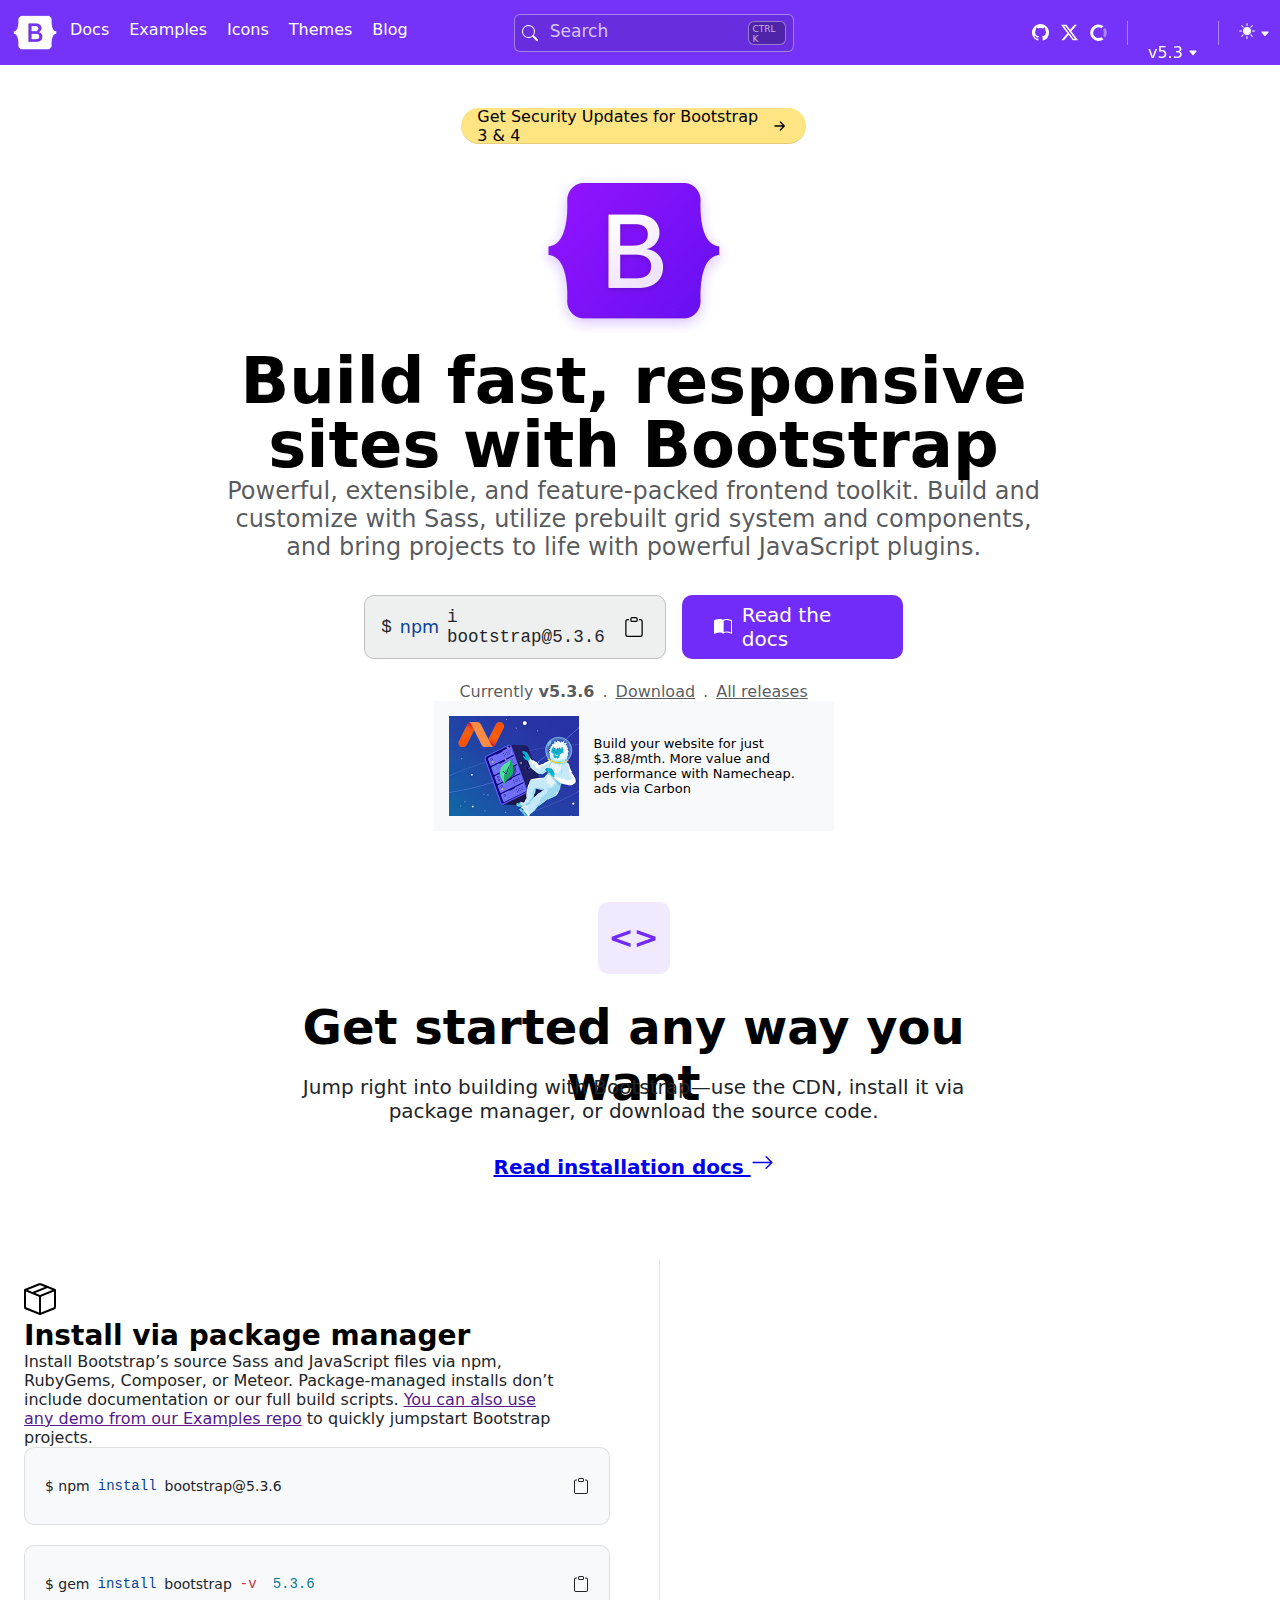
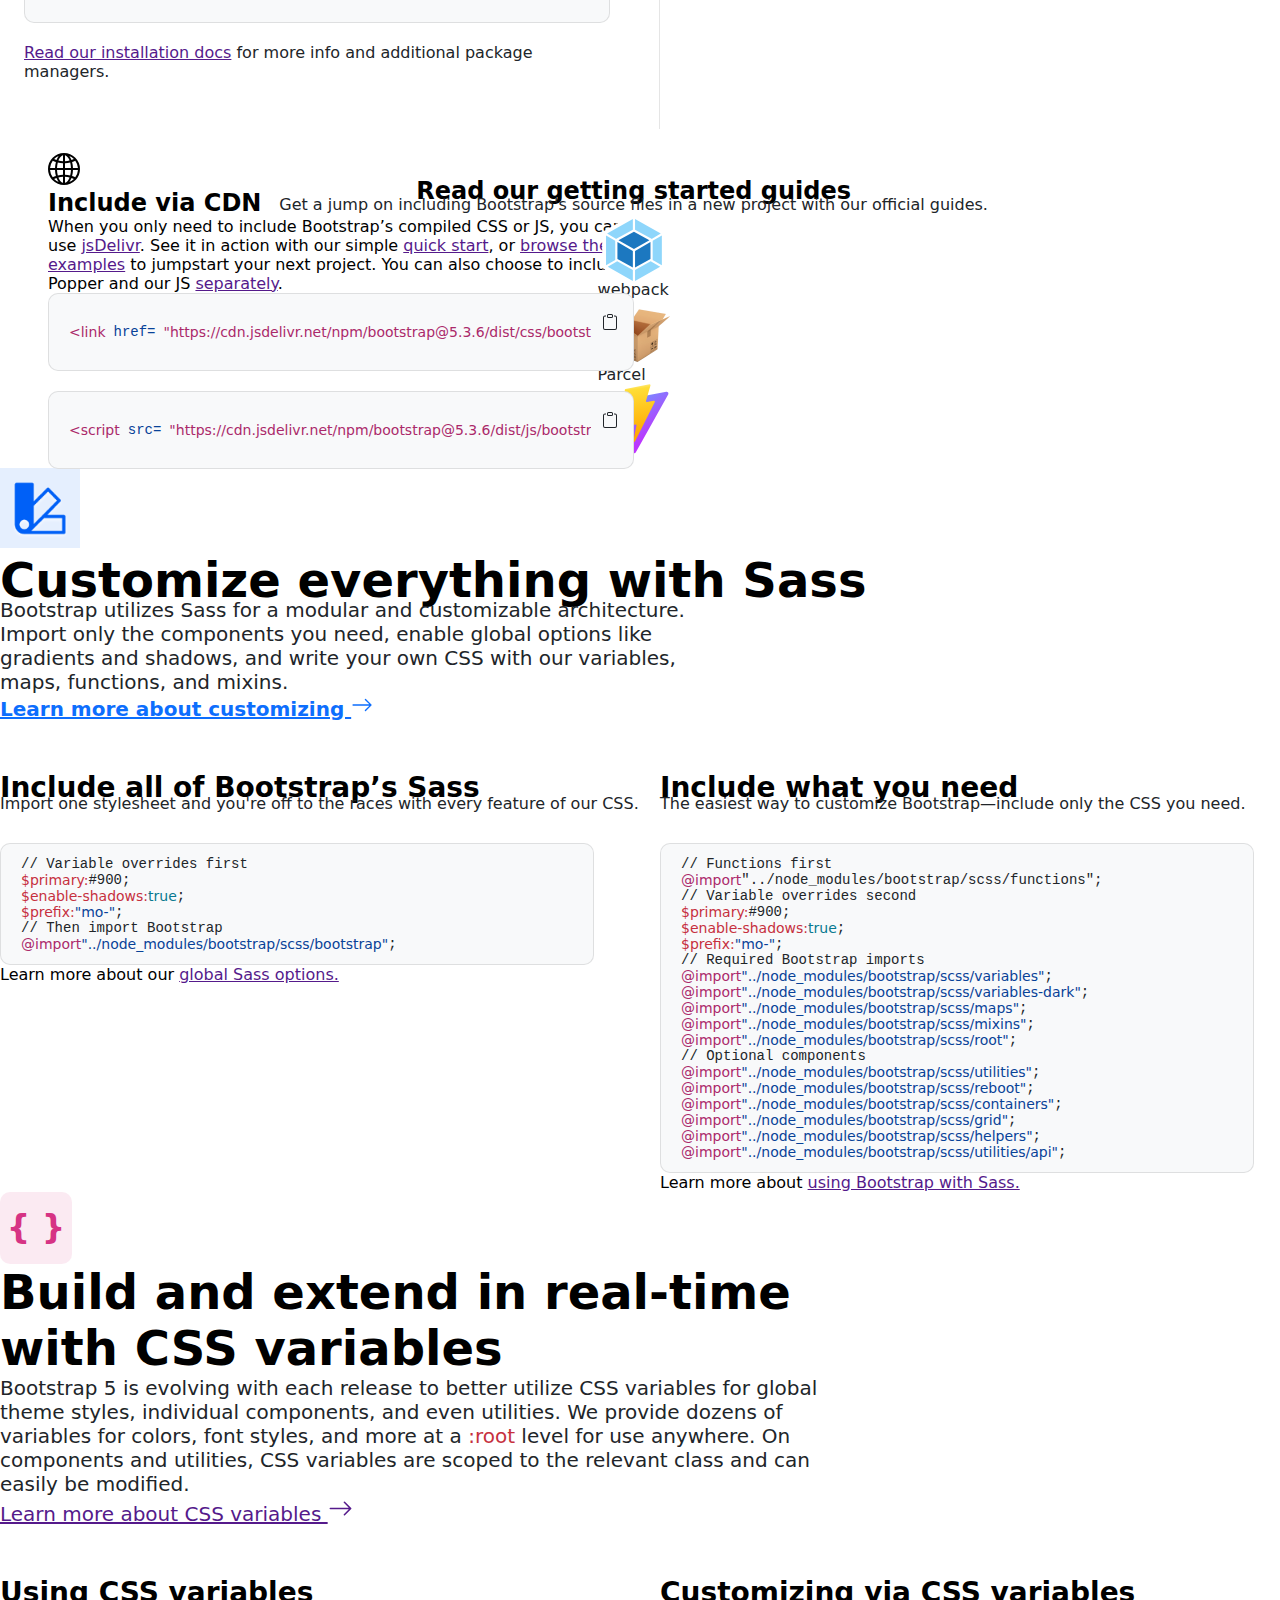
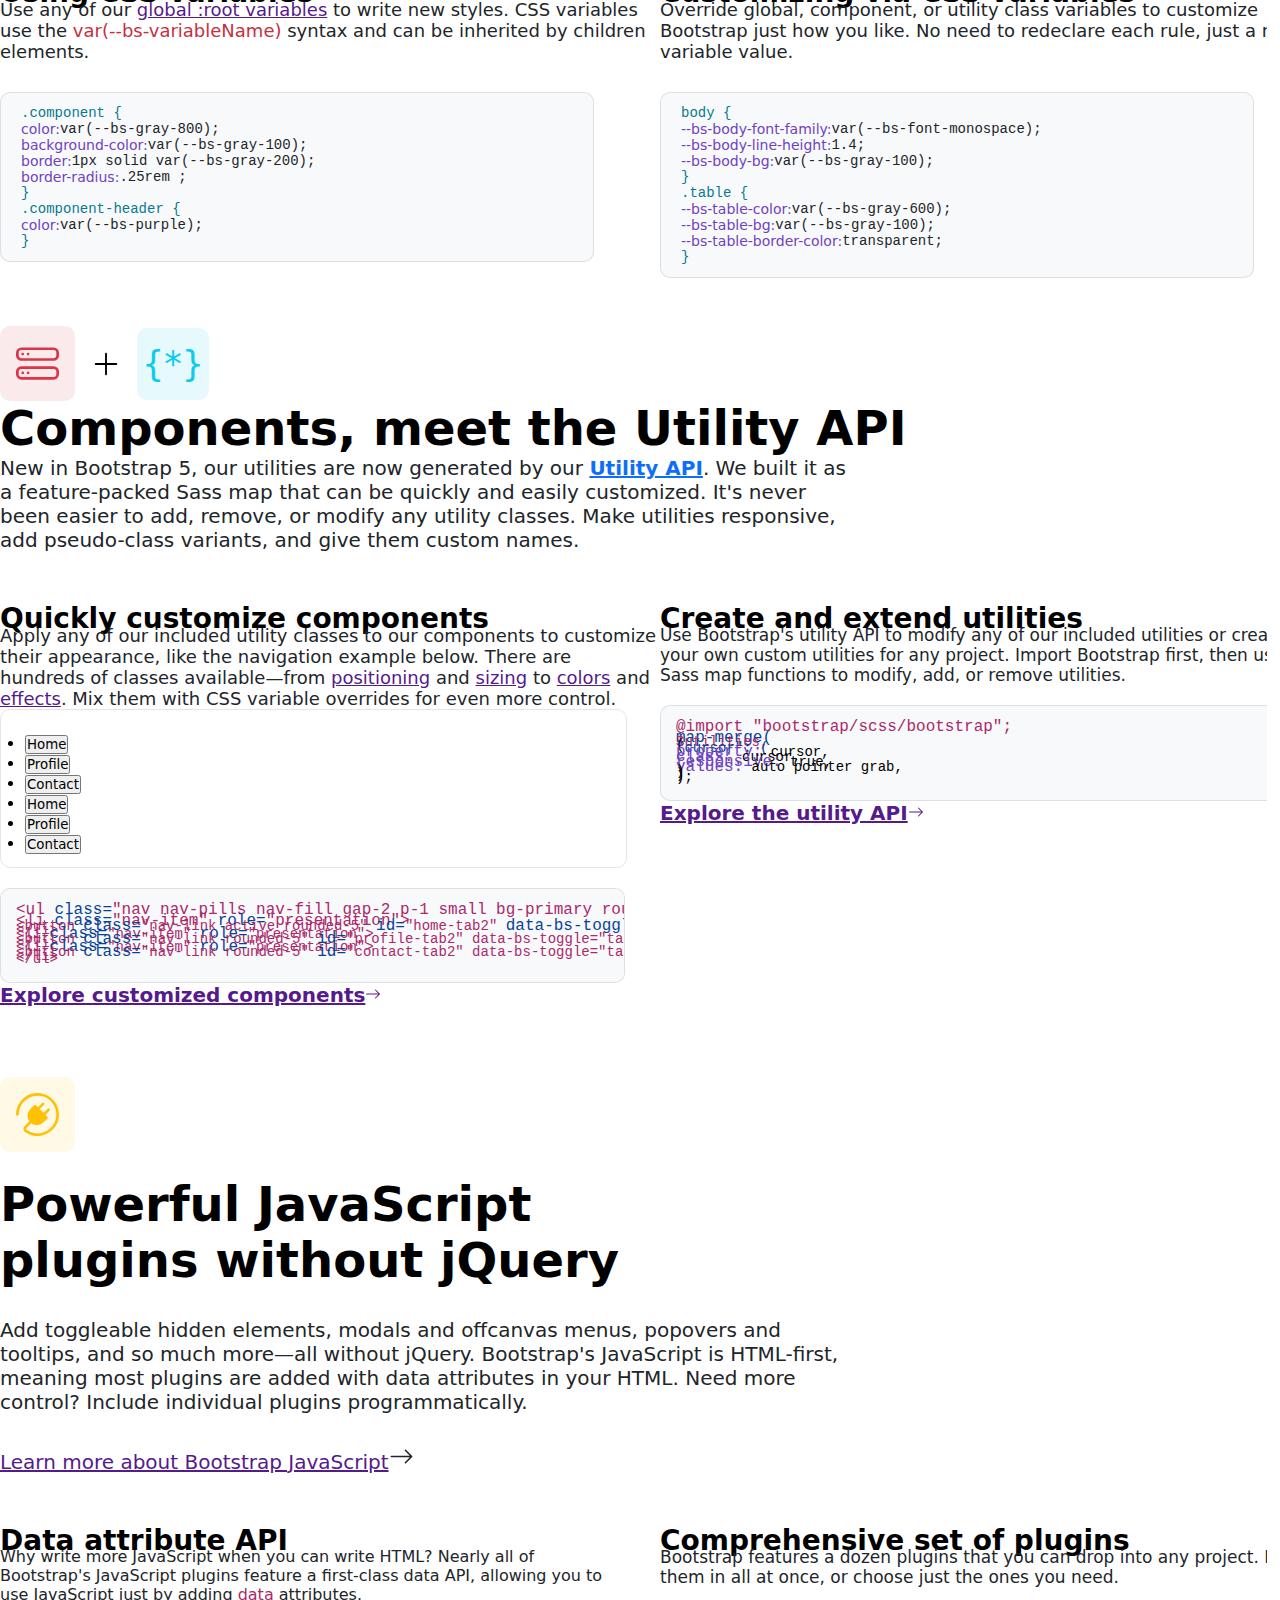
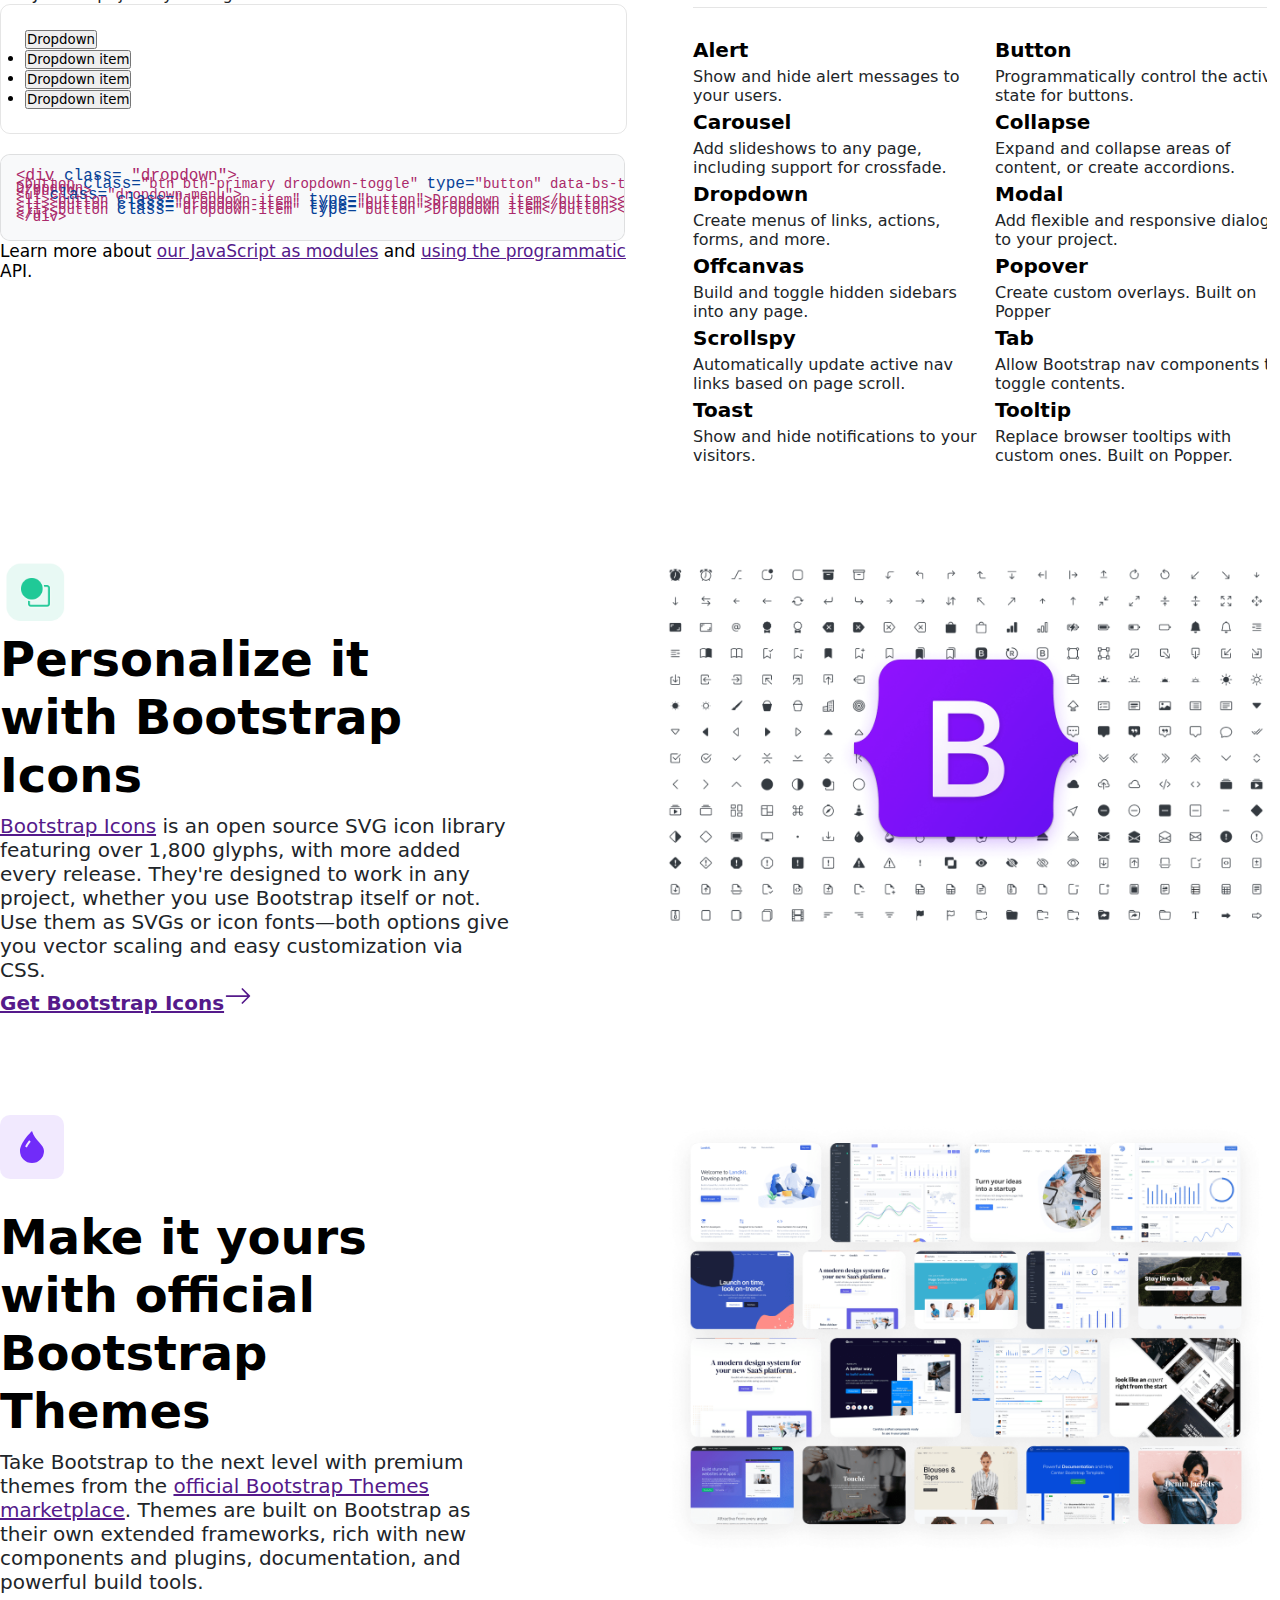
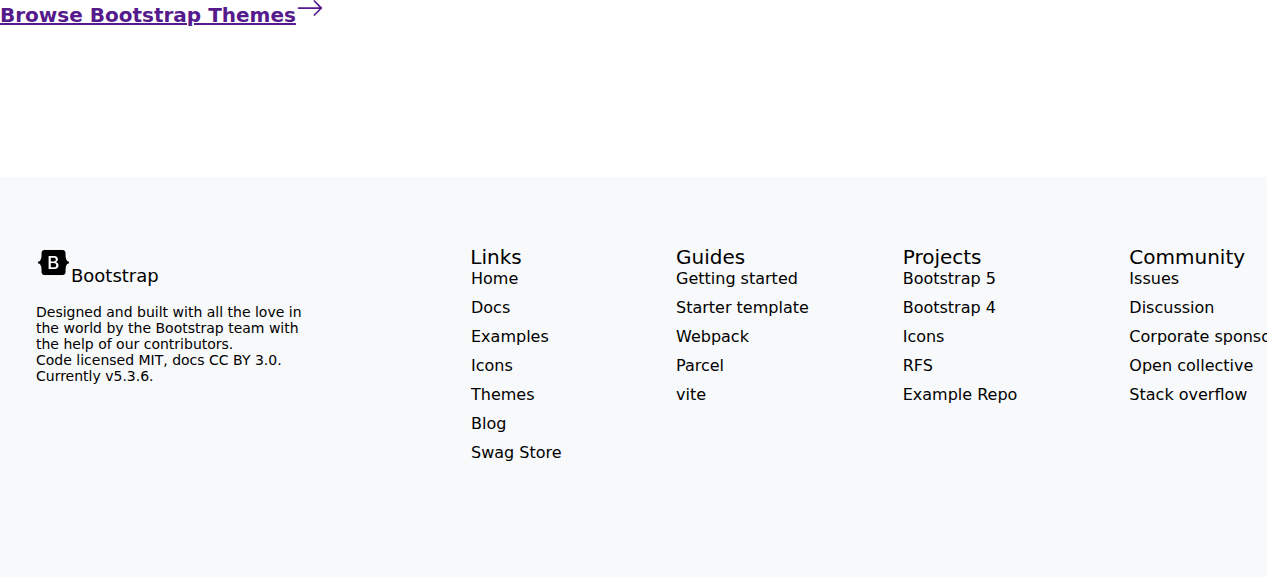
<file: BootstrapCopy/index.html>
<!DOCTYPE html>
<html lang="en">

<head>
    <meta charset="UTF-8">
    <meta name="viewport" content="width=device-width, initial-scale=1.0">
    <title>Bootstrap</title>
    <link rel="icon" href="pngegg.ico">
    <link rel="stylesheet" href="index.css">
    <link href="https://cdn.jsdelivr.net/npm/bootstrap@5.3.5/dist/css/bootstrap.min.css" rel="stylesheet"
        integrity="sha384-SgOJa3DmI69IUzQ2PVdRZhwQ+dy64/BUtbMJw1MZ8t5HZApcHrRKUc4W0kG879m7" crossorigin="anonymous">
    <script src="https://cdn.jsdelivr.net/npm/bootstrap@5.3.5/dist/js/bootstrap.bundle.min.js"
        integrity="sha384-k6d4wzSIapyDyv1kpU366/PK5hCdSbCRGRCMv+eplOQJWyd1fbcAu9OCUj5zNLiq" crossorigin="anonymous"
        defer></script>
</head>

<body>
    <nav>
        <div class="logo-links">
            <div class="logo">
                <img src="NavLogo.png" alt="logo" width="50px">
            </div>

            <div class="nav-links">
                <ul>
                    <li><a href="https://getbootstrap.com/docs/5.3/getting-started/introduction/" style="text-decoration: none; color: white;">Docs</a></li>
                    <li><a href="https://getbootstrap.com/docs/5.3/examples/" style="text-decoration: none; color: white;">Examples</a></li>
                    <li><a href="https://icons.getbootstrap.com/" target="_blank" style="text-decoration: none; color: white;">Icons</a></li>
                    <li><a href="https://themes.getbootstrap.com/" target="_blank" style="text-decoration: none; color: white;">Themes</a></li>
                    <li><a href="https://blog.getbootstrap.com/" target="_blank" style="text-decoration: none; color: white;">Blog</a></li>
                </ul>
            </div>
        </div>
        <div class="nav-search">
            <input type="text" placeholder="Search">
            <svg xmlns="http://www.w3.org/2000/svg" width="16" height="16" fill="currentColor" class="bi bi-search"
                viewBox="0 0 16 16">
                <path
                    d="M11.742 10.344a6.5 6.5 0 1 0-1.397 1.398h-.001q.044.06.098.115l3.85 3.85a1 1 0 0 0 1.415-1.414l-3.85-3.85a1 1 0 0 0-.115-.1zM12 6.5a5.5 5.5 0 1 1-11 0 5.5 5.5 0 0 1 11 0" />
            </svg>
            <div class="ctrl">
                <p>CTRL <span>K</span></p>
            </div>
        </div>
        <div class="media-theme">
            <div class="media">
                <svg xmlns="http://www.w3.org/2000/svg" width="16" height="16" fill="currentColor" class="bi bi-github"
                    viewBox="0 0 16 16">
                    <path
                        d="M8 0C3.58 0 0 3.58 0 8c0 3.54 2.29 6.53 5.47 7.59.4.07.55-.17.55-.38 0-.19-.01-.82-.01-1.49-2.01.37-2.53-.49-2.69-.94-.09-.23-.48-.94-.82-1.13-.28-.15-.68-.52-.01-.53.63-.01 1.08.58 1.23.82.72 1.21 1.87.87 2.33.66.07-.52.28-.87.51-1.07-1.78-.2-3.64-.89-3.64-3.95 0-.87.31-1.59.82-2.15-.08-.2-.36-1.02.08-2.12 0 0 .67-.21 2.2.82.64-.18 1.32-.27 2-.27s1.36.09 2 .27c1.53-1.04 2.2-.82 2.2-.82.44 1.1.16 1.92.08 2.12.51.56.82 1.27.82 2.15 0 3.07-1.87 3.75-3.65 3.95.29.25.54.73.54 1.48 0 1.07-.01 1.93-.01 2.2 0 .21.15.46.55.38A8.01 8.01 0 0 0 16 8c0-4.42-3.58-8-8-8" />
                </svg>
                <svg xmlns="http://www.w3.org/2000/svg" width="16" height="16" fill="currentColor"
                    class="bi bi-twitter-x" viewBox="0 0 16 16">
                    <path
                        d="M12.6.75h2.454l-5.36 6.142L16 15.25h-4.937l-3.867-5.07-4.425 5.07H.316l5.733-6.57L0 .75h5.063l3.495 4.633L12.601.75Zm-.86 13.028h1.36L4.323 2.145H2.865z" />
                </svg>
                <svg xmlns="http://www.w3.org/2000/svg" width="16" height="16" fill="currentColor"
                    class="bi bi-opencollective" viewBox="0 0 16 16">
                    <path fill-opacity=".4"
                        d="M12.995 8.195c0 .937-.312 1.912-.78 2.693l1.99 1.99c.976-1.327 1.6-2.966 1.6-4.683 0-1.795-.624-3.434-1.561-4.76l-2.068 2.028c.468.781.78 1.679.78 2.732z" />
                    <path
                        d="M8 13.151a4.995 4.995 0 1 1 0-9.99c1.015 0 1.951.273 2.732.82l1.95-2.03a7.805 7.805 0 1 0 .04 12.449l-1.951-2.03a5.07 5.07 0 0 1-2.732.781z" />
                </svg>
            </div>

            <div class="vrline">

            </div>
            <div class="version">
                <label for="versioncheck">
                    <p class="versionp">v5.3 <svg xmlns="http://www.w3.org/2000/svg" width="10" height="10"
                            fill="currentColor" class="bi bi-caret-down-fill" viewBox="0 0 16 16">
                            <path
                                d="M7.247 11.14 2.451 5.658C1.885 5.013 2.345 4 3.204 4h9.592a1 1 0 0 1 .753 1.659l-4.796 5.48a1 1 0 0 1-1.506 0z" />
                        </svg></p>
                </label><input type="checkbox" id="versioncheck" checked>
                <div class="version-dd">
                    <p>v5 release</p>
                    <p class="neww" style="color: white;">Latest v5.3.3</p>
                    <p>V 5.3.2</p>
                    <p>V 5.2.3</p>
                    <p>Previous release</p>
                    <p>V 5.1.2</p>
                    <p>V 5.0.2</p>
                </div>
            </div>
            <div class="vrline">

            </div>
            <div class="theme">
               <label for="themecheck"> <svg xmlns="http://www.w3.org/2000/svg" width="16" height="16" fill="currentColor"
                    class="bi bi-brightness-high-fill" viewBox="0 0 16 16">
                    <path
                        d="M12 8a4 4 0 1 1-8 0 4 4 0 0 1 8 0M8 0a.5.5 0 0 1 .5.5v2a.5.5 0 0 1-1 0v-2A.5.5 0 0 1 8 0m0 13a.5.5 0 0 1 .5.5v2a.5.5 0 0 1-1 0v-2A.5.5 0 0 1 8 13m8-5a.5.5 0 0 1-.5.5h-2a.5.5 0 0 1 0-1h2a.5.5 0 0 1 .5.5M3 8a.5.5 0 0 1-.5.5h-2a.5.5 0 0 1 0-1h2A.5.5 0 0 1 3 8m10.657-5.657a.5.5 0 0 1 0 .707l-1.414 1.415a.5.5 0 1 1-.707-.708l1.414-1.414a.5.5 0 0 1 .707 0m-9.193 9.193a.5.5 0 0 1 0 .707L3.05 13.657a.5.5 0 0 1-.707-.707l1.414-1.414a.5.5 0 0 1 .707 0m9.193 2.121a.5.5 0 0 1-.707 0l-1.414-1.414a.5.5 0 0 1 .707-.707l1.414 1.414a.5.5 0 0 1 0 .707M4.464 4.465a.5.5 0 0 1-.707 0L2.343 3.05a.5.5 0 1 1 .707-.707l1.414 1.414a.5.5 0 0 1 0 .708" />
                </svg>
                <svg xmlns="http://www.w3.org/2000/svg" width="10" height="10" fill="currentColor"
                    class="bi bi-caret-down-fill" viewBox="0 0 16 16">
                    <path
                        d="M7.247 11.14 2.451 5.658C1.885 5.013 2.345 4 3.204 4h9.592a1 1 0 0 1 .753 1.659l-4.796 5.48a1 1 0 0 1-1.506 0z" />
                </svg></label><input type="checkbox" id="themecheck" checked>
                <div class="theme-dd">
                    <p class="neww" style="color: white;"><svg xmlns="http://www.w3.org/2000/svg" width="16" height="16"
                            fill="currentColor" class="me-2 bi bi-brightness-high-fill" viewBox="0 0 16 16">
                            <path
                                d="M12 8a4 4 0 1 1-8 0 4 4 0 0 1 8 0M8 0a.5.5 0 0 1 .5.5v2a.5.5 0 0 1-1 0v-2A.5.5 0 0 1 8 0m0 13a.5.5 0 0 1 .5.5v2a.5.5 0 0 1-1 0v-2A.5.5 0 0 1 8 13m8-5a.5.5 0 0 1-.5.5h-2a.5.5 0 0 1 0-1h2a.5.5 0 0 1 .5.5M3 8a.5.5 0 0 1-.5.5h-2a.5.5 0 0 1 0-1h2A.5.5 0 0 1 3 8m10.657-5.657a.5.5 0 0 1 0 .707l-1.414 1.415a.5.5 0 1 1-.707-.708l1.414-1.414a.5.5 0 0 1 .707 0m-9.193 9.193a.5.5 0 0 1 0 .707L3.05 13.657a.5.5 0 0 1-.707-.707l1.414-1.414a.5.5 0 0 1 .707 0m9.193 2.121a.5.5 0 0 1-.707 0l-1.414-1.414a.5.5 0 0 1 .707-.707l1.414 1.414a.5.5 0 0 1 0 .707M4.464 4.465a.5.5 0 0 1-.707 0L2.343 3.05a.5.5 0 1 1 .707-.707l1.414 1.414a.5.5 0 0 1 0 .708" />
                        </svg>Light</p>
                    <p> <svg xmlns="http://www.w3.org/2000/svg" width="16" height="16" fill="currentColor"
                            class="bi me-2 bi-moon-stars-fill" viewBox="0 0 16 16">
                            <path
                                d="M6 .278a.77.77 0 0 1 .08.858 7.2 7.2 0 0 0-.878 3.46c0 4.021 3.278 7.277 7.318 7.277q.792-.001 1.533-.16a.79.79 0 0 1 .81.316.73.73 0 0 1-.031.893A8.35 8.35 0 0 1 8.344 16C3.734 16 0 12.286 0 7.71 0 4.266 2.114 1.312 5.124.06A.75.75 0 0 1 6 .278" />
                            <path
                                d="M10.794 3.148a.217.217 0 0 1 .412 0l.387 1.162c.173.518.579.924 1.097 1.097l1.162.387a.217.217 0 0 1 0 .412l-1.162.387a1.73 1.73 0 0 0-1.097 1.097l-.387 1.162a.217.217 0 0 1-.412 0l-.387-1.162A1.73 1.73 0 0 0 9.31 6.593l-1.162-.387a.217.217 0 0 1 0-.412l1.162-.387a1.73 1.73 0 0 0 1.097-1.097zM13.863.099a.145.145 0 0 1 .274 0l.258.774c.115.346.386.617.732.732l.774.258a.145.145 0 0 1 0 .274l-.774.258a1.16 1.16 0 0 0-.732.732l-.258.774a.145.145 0 0 1-.274 0l-.258-.774a1.16 1.16 0 0 0-.732-.732l-.774-.258a.145.145 0 0 1 0-.274l.774-.258c.346-.115.617-.386.732-.732z" />
                        </svg>Dark</p>
                    <p><svg xmlns="http://www.w3.org/2000/svg" width="16" height="16" fill="currentColor"
                            class="me-2 bi bi-circle-half" viewBox="0 0 16 16">
                            <path d="M8 15A7 7 0 1 0 8 1zm0 1A8 8 0 1 1 8 0a8 8 0 0 1 0 16" />
                        </svg>Auto</p>
                </div>
            </div>
        </div>
    </nav>
    <div class="page1">
        <div class="securityupdate pe-1">
            <p>Get Security Updates for Bootstrap 3 & 4 <svg xmlns="http://www.w3.org/2000/svg" width="24" height="24"
                    fill="currentColor" class="bi bi-arrow-right-short ps-1" viewBox="0 0 16 16">
                    <path fill-rule="evenodd"
                        d="M4 8a.5.5 0 0 1 .5-.5h5.793L8.146 5.354a.5.5 0 1 1 .708-.708l3 3a.5.5 0 0 1 0 .708l-3 3a.5.5 0 0 1-.708-.708L10.293 8.5H4.5A.5.5 0 0 1 4 8" />
                </svg></p>
        </div>
        <div class="logobig">
            <img src="bootstrap-logo-shadow@2x.png" alt="logo">
        </div>
        <div class="slogan">
            <p class="slogan-para">Build fast, responsive sites with Bootstrap</p>
        </div>
        <div class="disc">
            <p>Powerful, extensible, and feature-packed frontend toolkit. Build and customize with Sass, utilize
                prebuilt grid system and components, and bring projects to life with powerful JavaScript plugins.</p>
        </div>
        <div class="npm-docs">
            <div class="npm-docs-div">
                <div class="npms">
                    <p>$ <span> npm </span> i bootstrap@5.3.6 </p>
                    <svg xmlns="http://www.w3.org/2000/svg" width="16" height="16" fill="currentColor"
                        class="bi bi-clipboard" viewBox="0 0 16 16">
                        <path
                            d="M4 1.5H3a2 2 0 0 0-2 2V14a2 2 0 0 0 2 2h10a2 2 0 0 0 2-2V3.5a2 2 0 0 0-2-2h-1v1h1a1 1 0 0 1 1 1V14a1 1 0 0 1-1 1H3a1 1 0 0 1-1-1V3.5a1 1 0 0 1 1-1h1z" />
                        <path
                            d="M9.5 1a.5.5 0 0 1 .5.5v1a.5.5 0 0 1-.5.5h-3a.5.5 0 0 1-.5-.5v-1a.5.5 0 0 1 .5-.5zm-3-1A1.5 1.5 0 0 0 5 1.5v1A1.5 1.5 0 0 0 6.5 4h3A1.5 1.5 0 0 0 11 2.5v-1A1.5 1.5 0 0 0 9.5 0z" />
                    </svg>
                </div>
                <div class="docs">
                    <p><svg xmlns="http://www.w3.org/2000/svg" width="16" height="16" fill="currentColor"
                            class="bi bi-book-half" viewBox="0 0 16 16">
                            <path
                                d="M8.5 2.687c.654-.689 1.782-.886 3.112-.752 1.234.124 2.503.523 3.388.893v9.923c-.918-.35-2.107-.692-3.287-.81-1.094-.111-2.278-.039-3.213.492zM8 1.783C7.015.936 5.587.81 4.287.94c-1.514.153-3.042.672-3.994 1.105A.5.5 0 0 0 0 2.5v11a.5.5 0 0 0 .707.455c.882-.4 2.303-.881 3.68-1.02 1.409-.142 2.59.087 3.223.877a.5.5 0 0 0 .78 0c.633-.79 1.814-1.019 3.222-.877 1.378.139 2.8.62 3.681 1.02A.5.5 0 0 0 16 13.5v-11a.5.5 0 0 0-.293-.455c-.952-.433-2.48-.952-3.994-1.105C10.413.809 8.985.936 8 1.783" />
                        </svg> Read the docs</p>
                </div>
            </div>
        </div>
        <div class="versioncontrol">
            <p>Currently <b>v5.3.6</b></p>
            <p>.</p>
            <p><a href="">Download</a></p>
            <p>.</p>
            <p><a href="">All releases </a></p>
        </div>

        <div class="ad">
            <div class="ad-inner">
                <img src="ad.jpeg" alt="ad">
                <p>Build your website for just $3.88/mth. More value and performance with Namecheap.
                    <span class="pt-1">ads via Carbon</span>
                </p>
            </div>
        </div>
        <div class="openclose">
            <p>
                <>
            </p>
        </div>
        <div class="getstart">
            <p>Get started any way you want</p>
        </div>

        <div class="jump">
            <p>Jump right into building with Bootstrap—use the CDN, install it via package manager, or download the
                source code.</p>
        </div>

        <div class="installguide">
            <p><a href="#">Read installation docs <svg xmlns="http://www.w3.org/2000/svg" width="23" height="23"
                        fill="currentColor" class="bi bi-arrow-right" viewBox="0 0 16 16">
                        <path fill-rule="evenodd"
                            d="M1 8a.5.5 0 0 1 .5-.5h11.793l-3.147-3.146a.5.5 0 0 1 .708-.708l4 4a.5.5 0 0 1 0 .708l-4 4a.5.5 0 0 1-.708-.708L13.293 8.5H1.5A.5.5 0 0 1 1 8" />
                    </svg></a></p>
        </div>

        <div class="links-main">
            <div class="links-sub d-flex">
                <div class="links-left">
                    <svg xmlns="http://www.w3.org/2000/svg" width="32" height="32" fill="currentColor"
                        class="bi bi-box-seam" viewBox="0 0 16 16">
                        <path
                            d="M8.186 1.113a.5.5 0 0 0-.372 0L1.846 3.5l2.404.961L10.404 2zm3.564 1.426L5.596 5 8 5.961 14.154 3.5zm3.25 1.7-6.5 2.6v7.922l6.5-2.6V4.24zM7.5 14.762V6.838L1 4.239v7.923zM7.443.184a1.5 1.5 0 0 1 1.114 0l7.129 2.852A.5.5 0 0 1 16 3.5v8.662a1 1 0 0 1-.629.928l-7.185 2.874a.5.5 0 0 1-.372 0L.63 13.09a1 1 0 0 1-.63-.928V3.5a.5.5 0 0 1 .314-.464z" />
                    </svg>
                    <h2 class="mt-3">Install via package manager</h2>
                    <p>Install Bootstrap’s source Sass and JavaScript files via npm, RubyGems, Composer, or Meteor.
                        Package-managed installs don’t include documentation or our full build scripts. <a href="">You
                            can also use any demo from our Examples repo</a> to quickly jumpstart Bootstrap projects.
                    </p>
                    <div class="link1">
                        <p>$ npm <span>install</span> bootstrap@5.3.6</p>
                        <svg xmlns="http://www.w3.org/2000/svg" width="16" height="16" fill="currentColor"
                            class="bi bi-clipboard" viewBox="0 0 16 16">
                            <path
                                d="M4 1.5H3a2 2 0 0 0-2 2V14a2 2 0 0 0 2 2h10a2 2 0 0 0 2-2V3.5a2 2 0 0 0-2-2h-1v1h1a1 1 0 0 1 1 1V14a1 1 0 0 1-1 1H3a1 1 0 0 1-1-1V3.5a1 1 0 0 1 1-1h1z" />
                            <path
                                d="M9.5 1a.5.5 0 0 1 .5.5v1a.5.5 0 0 1-.5.5h-3a.5.5 0 0 1-.5-.5v-1a.5.5 0 0 1 .5-.5zm-3-1A1.5 1.5 0 0 0 5 1.5v1A1.5 1.5 0 0 0 6.5 4h3A1.5 1.5 0 0 0 11 2.5v-1A1.5 1.5 0 0 0 9.5 0z" />
                        </svg>
                    </div>
                    <div class="link2">
                        <p>$ gem <span>install</span> bootstrap <span style="color: #c6303e;">-v</span> <span
                                style="color: #087990;">5.3.6</span></p>
                        <svg xmlns="http://www.w3.org/2000/svg" width="16" height="16" fill="currentColor"
                            class="bi bi-clipboard" viewBox="0 0 16 16">
                            <path
                                d="M4 1.5H3a2 2 0 0 0-2 2V14a2 2 0 0 0 2 2h10a2 2 0 0 0 2-2V3.5a2 2 0 0 0-2-2h-1v1h1a1 1 0 0 1 1 1V14a1 1 0 0 1-1 1H3a1 1 0 0 1-1-1V3.5a1 1 0 0 1 1-1h1z" />
                            <path
                                d="M9.5 1a.5.5 0 0 1 .5.5v1a.5.5 0 0 1-.5.5h-3a.5.5 0 0 1-.5-.5v-1a.5.5 0 0 1 .5-.5zm-3-1A1.5 1.5 0 0 0 5 1.5v1A1.5 1.5 0 0 0 6.5 4h3A1.5 1.5 0 0 0 11 2.5v-1A1.5 1.5 0 0 0 9.5 0z" />
                        </svg>
                    </div>
                    <p><a href="">Read our installation docs</a> for more info and additional package managers.</p>
                </div>
                <div class="links-right">
                    <svg xmlns="http://www.w3.org/2000/svg" width="32" height="32" fill="currentColor"
                        class="bi bi-globe2 mb-3" viewBox="0 0 16 16">
                        <path
                            d="M0 8a8 8 0 1 1 16 0A8 8 0 0 1 0 8m7.5-6.923c-.67.204-1.335.82-1.887 1.855q-.215.403-.395.872c.705.157 1.472.257 2.282.287zM4.249 3.539q.214-.577.481-1.078a7 7 0 0 1 .597-.933A7 7 0 0 0 3.051 3.05q.544.277 1.198.49zM3.509 7.5c.036-1.07.188-2.087.436-3.008a9 9 0 0 1-1.565-.667A6.96 6.96 0 0 0 1.018 7.5zm1.4-2.741a12.3 12.3 0 0 0-.4 2.741H7.5V5.091c-.91-.03-1.783-.145-2.591-.332M8.5 5.09V7.5h2.99a12.3 12.3 0 0 0-.399-2.741c-.808.187-1.681.301-2.591.332zM4.51 8.5c.035.987.176 1.914.399 2.741A13.6 13.6 0 0 1 7.5 10.91V8.5zm3.99 0v2.409c.91.03 1.783.145 2.591.332.223-.827.364-1.754.4-2.741zm-3.282 3.696q.18.469.395.872c.552 1.035 1.218 1.65 1.887 1.855V11.91c-.81.03-1.577.13-2.282.287zm.11 2.276a7 7 0 0 1-.598-.933 9 9 0 0 1-.481-1.079 8.4 8.4 0 0 0-1.198.49 7 7 0 0 0 2.276 1.522zm-1.383-2.964A13.4 13.4 0 0 1 3.508 8.5h-2.49a6.96 6.96 0 0 0 1.362 3.675c.47-.258.995-.482 1.565-.667m6.728 2.964a7 7 0 0 0 2.275-1.521 8.4 8.4 0 0 0-1.197-.49 9 9 0 0 1-.481 1.078 7 7 0 0 1-.597.933M8.5 11.909v3.014c.67-.204 1.335-.82 1.887-1.855q.216-.403.395-.872A12.6 12.6 0 0 0 8.5 11.91zm3.555-.401c.57.185 1.095.409 1.565.667A6.96 6.96 0 0 0 14.982 8.5h-2.49a13.4 13.4 0 0 1-.437 3.008M14.982 7.5a6.96 6.96 0 0 0-1.362-3.675c-.47.258-.995.482-1.565.667.248.92.4 1.938.437 3.008zM11.27 2.461q.266.502.482 1.078a8.4 8.4 0 0 0 1.196-.49 7 7 0 0 0-2.275-1.52c.218.283.418.597.597.932m-.488 1.343a8 8 0 0 0-.395-.872C9.835 1.897 9.17 1.282 8.5 1.077V4.09c.81-.03 1.577-.13 2.282-.287z" />
                    </svg>
                    <h2>Include via CDN</h2>
                    <p>When you only need to include Bootstrap’s compiled CSS or JS, you can use <a
                            href="">jsDelivr</a>. See it in action with our simple <a href="">quick start</a>, or <a
                            href="">browse the examples</a> to jumpstart your next project. You can also choose to
                        include Popper and our JS <a href="">separately</a>.</p>
                    <div class="link2  links2  overflow-auto text-nowrap style">
                        <p style="color: #ab296a;">&lt;link <span style="color: #084298;">href=</span>
                            "https://cdn.jsdelivr.net/npm/bootstrap@5.3.6/dist/css/bootstrap.min.css"
                            <span style="color: #084298;"> rel=</span>"stylesheet"
                            <span
                                style="color: #084298;">integrity=</span>"sha384-4Q6Gf2aSP4eDXB8Miphtr37CMZZQ5oXLH2yaXMJ2w8e2ZtHTl7GptT4jmndRuHDT"
                            <span style="color: #084298;">crossorigin=</span>"anonymous"&gt;
                        </p>
                        <div class="clipboard">
                            <svg xmlns="http://www.w3.org/2000/svg" width="16" height="16" fill="currentColor"
                                class="bi bi-clipboard" viewBox="0 0 16 16">
                                <path
                                    d="M4 1.5H3a2 2 0 0 0-2 2V14a2 2 0 0 0 2 2h10a2 2 0 0 0 2-2V3.5a2 2 0 0 0-2-2h-1v1h1a1 1 0 0 1 1 1V14a1 1 0 0 1-1 1H3a1 1 0 0 1-1-1V3.5a1 1 0 0 1 1-1h1z" />
                                <path
                                    d="M9.5 1a.5.5 0 0 1 .5.5v1a.5.5 0 0 1-.5.5h-3a.5.5 0 0 1-.5-.5v-1a.5.5 0 0 1 .5-.5zm-3-1A1.5 1.5 0 0 0 5 1.5v1A1.5 1.5 0 0 0 6.5 4h3A1.5 1.5 0 0 0 11 2.5v-1A1.5 1.5 0 0 0 9.5 0z" />
                            </svg>
                        </div>
                    </div>
                    <div class="link2 links2 overflow-auto text-nowrap pe-3">
                        <p style="color: #ab296a;">&lt;script <span
                                style="color: #084298;">src=</span>"https://cdn.jsdelivr.net/npm/bootstrap@5.3.6/dist/js/bootstrap.bundle.min.js"
                            <span
                                style="color: #084298;">integrity=</span>"sha384-j1CDi7MgGQ12Z7Qab0qlWQ/Qqz24Gc6BM0thvEMVjHnfYGF0rmFCozFSxQBxwHKO"
                            <span style="color: #084298;">crossorigin=</span>"anonymous"&gt;&lt;"/script"&gt;
                        </p>
                        <div class="clipboard">
                            <svg xmlns="http://www.w3.org/2000/svg" width="16" height="16" fill="currentColor"
                                class="bi bi-clipboard" viewBox="0 0 16 16">
                                <path
                                    d="M4 1.5H3a2 2 0 0 0-2 2V14a2 2 0 0 0 2 2h10a2 2 0 0 0 2-2V3.5a2 2 0 0 0-2-2h-1v1h1a1 1 0 0 1 1 1V14a1 1 0 0 1-1 1H3a1 1 0 0 1-1-1V3.5a1 1 0 0 1 1-1h1z" />
                                <path
                                    d="M9.5 1a.5.5 0 0 1 .5.5v1a.5.5 0 0 1-.5.5h-3a.5.5 0 0 1-.5-.5v-1a.5.5 0 0 1 .5-.5zm-3-1A1.5 1.5 0 0 0 5 1.5v1A1.5 1.5 0 0 0 6.5 4h3A1.5 1.5 0 0 0 11 2.5v-1A1.5 1.5 0 0 0 9.5 0z" />
                            </svg>
                        </div>
                    </div>
                </div>
            </div>
        </div>
        <div class="read">
            <p>Read our getting started guides</p>
            <p>Get a jump on including Bootstrap's source files in a new project with our official guides.</p>
            <div class="d-flex text-center">
                <div class="webpack me-4">
                    <img src="webpack.svg" alt="" width="72px">
                    <p class="mt-2">webpack</p>
                </div>
                <div class="webpack me-4">
                    <img src="parcel.png" alt="" width="72px">
                    <p class="mt-2">Parcel</p>
                </div>
                <div class="webpack">
                    <img src="vite.svg" alt="" width="72px">
                    <p class="mt-2">Vite</p>
                </div>
            </div>

            <div class="biz-kit">
                <img class="rounded-4" width="80px" height="80px" src="122353952.png" alt="">
            </div>
            <div class="customize">
                <p>Customize everything with Sass</p>
                <p>Bootstrap utilizes Sass for a modular and customizable architecture. Import only the components you
                    need, enable global options like gradients and shadows, and write your own CSS with our variables,
                    maps, functions, and mixins.</p>
                <a href="">Learn more about customizing
                    <svg xmlns="http://www.w3.org/2000/svg" width="22" height="22" fill="currentColor"
                        class="bi bi-arrow-right" viewBox="0 0 16 16">
                        <path fill-rule="evenodd"
                            d="M1 8a.5.5 0 0 1 .5-.5h11.793l-3.147-3.146a.5.5 0 0 1 .708-.708l4 4a.5.5 0 0 1 0 .708l-4 4a.5.5 0 0 1-.708-.708L13.293 8.5H1.5A.5.5 0 0 1 1 8" />
                    </svg>
                </a>
            </div>
        </div>
        <div class="include">
            <div class="include-left">
                <p>Include all of Bootstrap’s Sass</p>
                <p>Import one stylesheet and you're off to the races with every feature of our CSS.</p>
            </div>
            <div class="include-right">
                <p>Include what you need</p>
                <p>The easiest way to customize Bootstrap—include only the CSS you need.</p>
            </div>
        </div>

        <div class="includelinks">
            <div class="includelinks-left">
                <div class="includelinks-left-link">
                    <p>// Variable overrides first</p>
                    <p><span class="me-2" style="color:#c6303e;">$primary:</span> #900;</p>
                    <p><span class="me-2" style="color:#c6303e;">$enable-shadows:</span> <span
                            style="color: #087990;">true</span>;</p>
                    <p><span class="me-2" style="color:#c6303e;">$prefix:</span> <span
                            style="color: #084298;">"mo-"</span>;</p>
                    <p class="mt-3">// Then import Bootstrap</p>
                    <p><span class="me-2" style="color: #ab296a;">@import</span> <span style="color: #084298;">
                            "../node_modules/bootstrap/scss/bootstrap"</span>;</p>
                </div>
                <p class="mt-3">Learn more about our <a href="">global Sass options.</a></p>
            </div>

            <div class="includelinks-right">
                <div class="includelinks-left-link">
                    <p>// Functions first</p>
                    <p><span class="me-2" style="color: #ab296a;">@import</span> <span
                            style="color: #084298;"></span>"../node_modules/bootstrap/scss/functions"</span>;</p>
                    <p class="mt-3">// Variable overrides second</p>
                    <p><span class="me-2" style="color:#c6303e;">$primary:</span> #900;</p>
                    <p><span class="me-2" style="color:#c6303e;">$enable-shadows:</span> <span
                            style="color: #087990;">true</span>;</p>
                    <p><span class="me-2" style="color:#c6303e;">$prefix:</span> <span
                            style="color: #084298;">"mo-"</span>;</p>
                    <p class="mt-3">// Required Bootstrap imports</p>
                    <p><span class="me-2" style="color: #ab296a;">@import</span> <span
                            style="color: #084298;">"../node_modules/bootstrap/scss/variables"</span>;</p>
                    <p><span class="me-2" style="color: #ab296a;">@import</span> <span
                            style="color: #084298;">"../node_modules/bootstrap/scss/variables-dark"</span>;</p>
                    <p><span class="me-2" style="color: #ab296a;">@import</span> <span
                            style="color: #084298;">"../node_modules/bootstrap/scss/maps"</span>;</p>
                    <p><span class="me-2" style="color: #ab296a;">@import</span> <span
                            style="color: #084298;">"../node_modules/bootstrap/scss/mixins"</span>;</p>
                    <p><span class="me-2" style="color: #ab296a;">@import</span> <span
                            style="color: #084298;">"../node_modules/bootstrap/scss/root"</span>;</p>
                    <p class="mt-3">// Optional components</p>
                    <p><span class="me-2" style="color: #ab296a;">@import</span> <span
                            style="color: #084298;">"../node_modules/bootstrap/scss/utilities"</span>;</p>
                    <p><span class="me-2" style="color: #ab296a;">@import</span> <span
                            style="color: #084298;">"../node_modules/bootstrap/scss/reboot"</span>;</p>
                    <p><span class="me-2" style="color: #ab296a;">@import</span> <span
                            style="color: #084298;">"../node_modules/bootstrap/scss/containers"</span>;</p>
                    <p><span class="me-2" style="color: #ab296a;">@import</span> <span
                            style="color: #084298;">"../node_modules/bootstrap/scss/grid"</span>;</p>
                    <p><span class="me-2" style="color: #ab296a;">@import</span> <span
                            style="color: #084298;">"../node_modules/bootstrap/scss/helpers"</span>;</p>
                    <p><span class="me-2" style="color: #ab296a;">@import</span> <span
                            style="color: #084298;">"../node_modules/bootstrap/scss/utilities/api"</span>;</p>

                </div>
                <p class="mt-3">Learn more about <a href="">using Bootstrap with Sass.</a></p>
            </div>
        </div>

        <div class="curly">
            <p>{ }</p>
            <p>Build and extend in real-time with CSS variables</p>
            <p>Bootstrap 5 is evolving with each release to better utilize CSS variables for global theme styles,
                individual components, and even utilities. We provide dozens of variables for colors, font styles, and
                more at a <span class="m-1" style="color: #c6303e;">:root</span> level for use anywhere. On components
                and utilities, CSS variables are scoped to the
                relevant class and can easily be modified.</p>
            <p><a href="">Learn more about CSS variables <svg xmlns="http://www.w3.org/2000/svg" width="25" height="25"
                        fill="currentColor" class="bi bi-arrow-right" viewBox="0 0 16 16">
                        <path fill-rule="evenodd"
                            d="M1 8a.5.5 0 0 1 .5-.5h11.793l-3.147-3.146a.5.5 0 0 1 .708-.708l4 4a.5.5 0 0 1 0 .708l-4 4a.5.5 0 0 1-.708-.708L13.293 8.5H1.5A.5.5 0 0 1 1 8" />
                    </svg></a></p>
        </div>
        <div class="include">
            <div class="include-left">
                <p>Using CSS variables</p>
                <p style="font-size: 18px;">Use any of our <a href="">global :root variables</a> to write new styles.
                    CSS variables use the <span class="m-1" style="color: #c6303e;">var(--bs-variableName)</span> syntax
                    and can be inherited by children elements.</p>
            </div>
            <div class="include-right">
                <p>Customizing via CSS variables</p>
                <p style="font-size: 18px;">Override global, component, or utility class variables to customize
                    Bootstrap just how you like. No need to redeclare each rule, just a new variable value.</p>
            </div>
        </div>

        <div class="includelinks">
            <div class="includelinks-left">
                <div class="includelinks-left-link">
                    <p style="color: #087990;">.component { </p>
                    <p> <span class="me-1" style="color: #6f42c1;"> color: </span> var(--bs-gray-800); </p>
                    <p> <span class="me-1" style="color: #6f42c1;">background-color: </span> var(--bs-gray-100); </p>
                    <p> <span class="me-1" style="color: #6f42c1;">border: </span>1px solid var(--bs-gray-200); </p>
                    <p> <span class="me-1" style="color: #6f42c1;">border-radius: </span> .25rem ; </p>
                    <p style="color: #087990;"> } </p>
                    <p style="color: #087990;"> .component-header { </p>
                    <p> <span class="me-1" style="color: #6f42c1;"> color: </span> var(--bs-purple); </p>
                    <p style="color: #087990;"> } </p>
                </div>
            </div>

            <div class="includelinks-right">
                <div class="includelinks-left-link">
                    <p style="color: #087990;"> body {</p>
                    <p> <span class="me-1" style="color: #6f42c1;">--bs-body-font-family: </span>
                        var(--bs-font-monospace);</p>
                    <p> <span class="me-1" style="color: #6f42c1;">--bs-body-line-height: </span>1.4;</p>
                    <p> <span class="me-1" style="color: #6f42c1;">--bs-body-bg: </span>var(--bs-gray-100);</p>
                    <p style="color: #087990;"> }</p>
                    <p> </p>
                    <p style="color: #087990;"> .table {</p>
                    <p> <span class="me-1" style="color: #6f42c1;">--bs-table-color: </span> var(--bs-gray-600);</p>
                    <p> <span class="me-1" style="color: #6f42c1;">--bs-table-bg: </span>var(--bs-gray-100);</p>
                    <p> <span class="me-1" style="color: #6f42c1;">--bs-table-border-color: </span> transparent;</p>
                    <p style="color: #087990;"> }</p>

                </div>
            </div>
        </div>
        <div class="components">
            <svg xmlns="http://www.w3.org/2000/svg" width="16" height="16" fill="currentColor" class="bi bi-hdd-stack"
                viewBox="0 0 16 16">
                <path
                    d="M14 10a1 1 0 0 1 1 1v1a1 1 0 0 1-1 1H2a1 1 0 0 1-1-1v-1a1 1 0 0 1 1-1zM2 9a2 2 0 0 0-2 2v1a2 2 0 0 0 2 2h12a2 2 0 0 0 2-2v-1a2 2 0 0 0-2-2z" />
                <path
                    d="M5 11.5a.5.5 0 1 1-1 0 .5.5 0 0 1 1 0m-2 0a.5.5 0 1 1-1 0 .5.5 0 0 1 1 0M14 3a1 1 0 0 1 1 1v1a1 1 0 0 1-1 1H2a1 1 0 0 1-1-1V4a1 1 0 0 1 1-1zM2 2a2 2 0 0 0-2 2v1a2 2 0 0 0 2 2h12a2 2 0 0 0 2-2V4a2 2 0 0 0-2-2z" />
                <path d="M5 4.5a.5.5 0 1 1-1 0 .5.5 0 0 1 1 0m-2 0a.5.5 0 1 1-1 0 .5.5 0 0 1 1 0" />
            </svg>
            <svg xmlns="http://www.w3.org/2000/svg" width="16" height="16" fill="currentColor" class="bi bi-plus-lg"
                viewBox="0 0 16 16">
                <path fill-rule="evenodd"
                    d="M8 2a.5.5 0 0 1 .5.5v5h5a.5.5 0 0 1 0 1h-5v5a.5.5 0 0 1-1 0v-5h-5a.5.5 0 0 1 0-1h5v-5A.5.5 0 0 1 8 2" />
            </svg>
            <div>{*}</div>
        </div>

        <div class="customize">
            <p>Components, meet the Utility API</p>
            <p class="" style="width: 65%;">New in Bootstrap 5, our utilities are now generated by our <a
                    href="">Utility API</a>. We built it as a
                feature-packed
                Sass map that can be quickly and easily customized. It's never been easier to add, remove, or modify any
                utility classes. Make utilities responsive, add pseudo-class variants, and give them custom names.</p>

        </div>
        <div class="include mt-5">
            <div class="include-left">
                <p>Quickly customize components</p>
                <p style="font-size: 18px;">Apply any of our included utility classes to our components to customize
                    their appearance, like the navigation example below. There are hundreds of classes available—from
                    <a href="">positioning</a> and <a href="">sizing</a> to <a href="">colors</a> and <a
                        href="">effects</a>. Mix them with CSS variable overrides for even more
                    control.
                </p>
                <div class="nav-tab">
                    <ul class="nav nav-pills mb-3" id="pills-tab" role="tablist">
                        <li class="nav-item" role="presentation">
                            <button class="nav-link active" id="pills-home-tab" data-bs-toggle="pill"
                                data-bs-target="#pills-home" type="button" role="tab" aria-controls="pills-home"
                                aria-selected="true">Home</button>
                        </li>
                        <li class="nav-item" role="presentation">
                            <button class="nav-link" id="pills-profile-tab" data-bs-toggle="pill"
                                data-bs-target="#pills-profile" type="button" role="tab" aria-controls="pills-profile"
                                aria-selected="false">Profile</button>
                        </li>
                        <li class="nav-item" role="presentation">
                            <button class="nav-link" id="pills-contact-tab" data-bs-toggle="pill"
                                data-bs-target="#pills-contact" type="button" role="tab" aria-controls="pills-contact"
                                aria-selected="false">Contact</button>
                        </li>
                    </ul>
                    <ul class="nav nav-pills nav-fill gap-2 p-1 small bg-primary rounded-5 shadow-sm" id="pillNav2"
                        role="tablist"
                        style="--bs-nav-link-color: var(--bs-white); --bs-nav-pills-link-active-color: var(--bs-primary); --bs-nav-pills-link-active-bg: var(--bs-white);">
                        <li class="nav-item" role="presentation">
                            <button class="nav-link active rounded-5" id="home-tab2" data-bs-toggle="tab" type="button"
                                role="tab" aria-selected="true">Home</button>
                        </li>
                        <li class="nav-item" role="presentation">
                            <button class="nav-link rounded-5" id="profile-tab2" data-bs-toggle="tab" type="button"
                                role="tab" aria-selected="false">Profile</button>
                        </li>
                        <li class="nav-item" role="presentation">
                            <button class="nav-link rounded-5" id="contact-tab2" data-bs-toggle="tab" type="button"
                                role="tab" aria-selected="false">Contact</button>
                        </li>
                    </ul>
                </div>
                <div class="links-l">
                    <p class=""><span style="color: #ab296a;">&lt;ul <span style="color: #084298;">class=</span>"nav
                            nav-pills nav-fill gap-2 p-1 small bg-primary rounded-5 shadow-sm" <span
                                style="color: #084298;">id=</span>"pillNav2" <span
                                style="color: #084298;">role=</span>"tablist" style="--bs-nav-link-color:
                            var(--bs-white); --bs-nav-pills-link-active-color: var(--bs-primary);
                            --bs-nav-pills-link-active-bg: var(--bs-white);"&gt;</span></p>
                    <p class="ms-2" style="color: #ab296a;">&lt;li <span style="color: #084298;">class=</span>"nav-item"
                        <span style="color: #084298;">role=</span>"presentation"&gt;</li>
                    </p>
                    <p class="ms-4" style="color: #ab296a;">&lt;button <span
                            style="color: #084298;">class=</span>"nav-link active rounded-5" <span
                            style="color: #084298;">id=</span>"home-tab2" <span
                            style="color: #084298;">data-bs-toggle=</span>"tab" <span
                            style="color: #084298;">type=</span>"button" <span style="color: #084298;">role=</span>"tab"
                        aria-selected="true">Home</button&gt;< /p>
                    <p class="ms-2" style="color: #ab296a;">&lt;/li&gt;</p>
                    <p class="ms-2" style="color: #ab296a;">&lt;li <span style="color: #084298;">class=</span>"nav-item"
                        <span style="color: #084298;">role=</span>"presentation"&gt;
                    </p>
                    <p class="ms-4" style="color: #ab296a;">&lt;button <span
                            style="color: #084298;">class=</span>"nav-link rounded-5" <span
                            style="color: #084298;">id=</span>"profile-tab2" data-bs-toggle="tab" type="button" <span
                            style="color: #084298;">role=</span>"tab" aria-selected="false">Profile</button&gt;< /p>
                    <p class="ms-2" style="color: #ab296a;">&lt;/li&gt;</p>
                    <p class="ms-2" style="color: #ab296a;">&lt;li <span style="color: #084298;">class=</span>"nav-item"
                        <span style="color: #084298;">role=</span>"presentation"&gt;
                    </p>
                    <p class="ms-4" style="color: #ab296a;">&lt;button <span
                            style="color: #084298;">class=</span>"nav-link rounded-5" <span
                            style="color: #084298;">id=</span>"contact-tab2" data-bs-toggle="tab" type="button"
                        role="tab" aria-selected="false">Contact</button&gt;< /p>
                    <p class="ms-2" style="color: #ab296a;">&lt;/li&gt;</p>
                    <p style="color: #ab296a;">&lt;/ul&gt;</p>
                    <div class="clip"></div>

                </div>
                <p class="ms-2 mt-2" style="font-size: 20px ; font-weight: 600;"><a href="">Explore customized
                        components<svg xmlns="http://www.w3.org/2000/svg" width="16" height="16" fill="currentColor"
                            class="bi bi-arrow-right" viewBox="0 0 16 16">
                            <path fill-rule="evenodd"
                                d="M1 8a.5.5 0 0 1 .5-.5h11.793l-3.147-3.146a.5.5 0 0 1 .708-.708l4 4a.5.5 0 0 1 0 .708l-4 4a.5.5 0 0 1-.708-.708L13.293 8.5H1.5A.5.5 0 0 1 1 8" />
                        </svg></a></p>
            </div>

            <div class="include-right">
                <p>Create and extend utilities</p>
                <p style="font-size: 17px;">Use Bootstrap's utility API to modify any of our included utilities or
                    create your own custom utilities for any project. Import Bootstrap first, then use Sass map
                    functions to modify, add, or remove utilities.</p>

                <div class="links-r">
                    <p><span style="color: #ab296a;"><span style="color: #ab296a;">@import</span>
                            "bootstrap/scss/bootstrap";</span></p>
                    <p style="color: #084298;"> <span style="color: #c6303e;"></span> map-merge(</p>
                    <p class="ms-2" style=" color: #ab296a;">$utilities,</p>
                    <p class="ms-2">(</p>
                    <p class="ms-4" style="color: #084298;">"cursor": (</p>
                    <p class="ms-5"><span style="color: #6f42c1;"> property:</span> cursor,</p>
                    <p class="ms-5"><span style="color: #6f42c1;">class:</span> cursor,</p>
                    <p class="ms-5"><span style="color: #6f42c1;"> responsive:</span> true,</p>
                    <p class="ms-5"> <span style="color: #6f42c1;">values:</span> auto pointer grab,</p>
                    <p class="ms-4">)</p>
                    <p class="ms-2">)</p>
                    <p>);</p>
                </div>

                <p class="ms-2 mt-2" style="font-size: 20px ; font-weight: 600;"><a href="">Explore the utility API<svg
                            xmlns="http://www.w3.org/2000/svg" width="16" height="16" fill="currentColor"
                            class="bi bi-arrow-right" viewBox="0 0 16 16">
                            <path fill-rule="evenodd"
                                d="M1 8a.5.5 0 0 1 .5-.5h11.793l-3.147-3.146a.5.5 0 0 1 .708-.708l4 4a.5.5 0 0 1 0 .708l-4 4a.5.5 0 0 1-.708-.708L13.293 8.5H1.5A.5.5 0 0 1 1 8" />
                        </svg></a></p>

            </div>
        </div>

        <div class="plugins">
            <svg xmlns="http://www.w3.org/2000/svg" width="16" height="16" fill="currentColor" class="bi bi-plugin"
                viewBox="0 0 16 16">
                <path fill-rule="evenodd"
                    d="M1 8a7 7 0 1 1 2.898 5.673c-.167-.121-.216-.406-.002-.62l1.8-1.8a3.5 3.5 0 0 0 4.572-.328l1.414-1.415a.5.5 0 0 0 0-.707l-.707-.707 1.559-1.563a.5.5 0 1 0-.708-.706l-1.559 1.562-1.414-1.414 1.56-1.562a.5.5 0 1 0-.707-.706l-1.56 1.56-.707-.706a.5.5 0 0 0-.707 0L5.318 5.975a3.5 3.5 0 0 0-.328 4.571l-1.8 1.8c-.58.58-.62 1.6.121 2.137A8 8 0 1 0 0 8a.5.5 0 0 0 1 0" />
            </svg>
            <h2>Powerful JavaScript plugins without jQuery</h2>
            <p>Add toggleable hidden elements, modals and offcanvas menus, popovers and tooltips, and so much more—all
                without jQuery. Bootstrap's JavaScript is HTML-first, meaning most plugins are added with data
                attributes in your HTML. Need more control? Include individual plugins programmatically.</p>
            <p class="linkss fw-bold"><a href="">Learn more about Bootstrap JavaScript</a><svg
                    xmlns="http://www.w3.org/2000/svg" width="25" height="25" fill="currentColor"
                    class="bi bi-arrow-right text-primary ms-2" viewBox="0 0 16 16">
                    <path fill-rule="evenodd"
                        d="M1 8a.5.5 0 0 1 .5-.5h11.793l-3.147-3.146a.5.5 0 0 1 .708-.708l4 4a.5.5 0 0 1 0 .708l-4 4a.5.5 0 0 1-.708-.708L13.293 8.5H1.5A.5.5 0 0 1 1 8" />
                </svg></p>
        </div>

        <div class="include mt-5">
            <div class="include-left">
                <p>Data attribute API</p>
                <p style="font-size: 16px; width: 95%;">Why write more JavaScript when you can write HTML? Nearly all of
                    Bootstrap's JavaScript plugins feature a first-class data API, allowing you to use JavaScript just
                    by adding <span style="color: #ab296a;  " class="m-1">data</span> attributes.
                </p>


                <div class="dropdown1">
                    <div class="dropdown">
                        <button class="btn btn-primary dropdown-toggle" type="button" data-bs-toggle="dropdown"
                            aria-expanded="false">
                            Dropdown
                        </button>
                        <ul class="dropdown-menu">
                            <li><button class="dropdown-item" type="button">Dropdown item</button></li>
                            <li><button class="dropdown-item" type="button">Dropdown item</button></li>
                            <li><button class="dropdown-item" type="button">Dropdown item</button></li>
                        </ul>
                    </div>
                </div>
                <div class="links-l p-3">
                    <p style="color: #ab296a;"><span>&lt;div <span style="color: #084298;">class=</span>
                            "dropdown"&gt;</span></p>
                    <p style="color: #ab296a;" class="ms-2">
                    <p class="ms-2" style="color: #ab296a;">&lt;button <span style="color: #084298;">class=</span>"btn
                        btn-primary dropdown-toggle" <span style="color: #084298;">type=</span>"button"
                        data-bs-toggle="dropdown" aria-expanded="false"&gt;</p>
                    <p style="color: #ab296a;" class="ms-4">Dropdown</p>
                    <p style="color: #ab296a;" class="ms-2">&lt;/button&gt;</p>
                    <p style="color: #ab296a;" class="ms-2"> &lt;ul <span
                            style="color: #084298;">class=</span>"dropdown-menu"&gt;</p>
                    <p style="color: #ab296a;" class="ms-4">&lt;li&gt;&lt;button <span
                            style="color: #084298;">class=</span>"dropdown-item" <span
                            style="color: #084298;">type=</span>"button"&gt;Dropdown item&lt;/button&gt;&lt;/li&gt;</p>
                    <p style="color: #ab296a;" class="ms-4">&lt;li&gt;&lt;button <span
                            style="color: #084298;">class=</span>"dropdown-item" <span
                            style="color: #084298;">type=</span>"button"&gt;Dropdown item&lt;/button&gt;&lt;/li&gt;</p>
                    <p style="color: #ab296a;" class="ms-4">&lt;li&gt;&lt;button <span
                            style="color: #084298;">class=</span>"dropdown-item" <span
                            style="color: #084298;">type=</span>"button"&gt;Dropdown item&lt;/button&gt;&lt;/li&gt;</p>
                    <p style="color: #ab296a;" class="ms-2">&lt;/ul&gt;</p>
                    <p style="color: #ab296a;" class="">&lt;/div&gt;</p>
                    <div class="clip"></div>
                </div>
                <p class="mt-4" style="font-size: 17px ;">Learn more about <a href="">our JavaScript as modules</a> and
                    <a href="">using the programmatic</a> API.
                </p>
            </div>

            <div class="include-right">
                <p>Comprehensive set of plugins</p>
                <p style="font-size: 17px;">Bootstrap features a dozen plugins that you can drop into any project. Drop
                    them in all at once, or choose just the ones you need.</p>

                <div class="plugins-right-main">
                    <div class="hrline"></div>
                    <div class="pulgins-sub">
                        <h4>Alert</h4>
                        <p>Show and hide alert messages to your users.</p>
                    </div>
                    <div class="pulgins-sub">
                        <h4>Button</h4>
                        <p>Programmatically control the active state for buttons.</p>
                    </div>
                    <div class="pulgins-sub">
                        <h4>Carousel</h4>
                        <p>Add slideshows to any page, including support for crossfade.</p>
                    </div>
                    <div class="pulgins-sub">
                        <h4>Collapse</h4>
                        <p>Expand and collapse areas of content, or create accordions.</p>
                    </div>
                    <div class="pulgins-sub">
                        <h4>Dropdown</h4>
                        <p>Create menus of links, actions, forms, and more.</p>
                    </div>
                    <div class="pulgins-sub">
                        <h4>Modal</h4>
                        <p>Add flexible and responsive dialogs to your project.</p>
                    </div>
                    <div class="pulgins-sub">
                        <h4>Offcanvas</h4>
                        <p>Build and toggle hidden sidebars into any page.</p>
                    </div>
                    <div class="pulgins-sub">
                        <h4>Popover</h4>
                        <p>Create custom overlays. Built on Popper</p>
                    </div>
                    <div class="pulgins-sub">
                        <h4>Scrollspy</h4>
                        <p>Automatically update active nav links based on page scroll.</p>
                    </div>
                    <div class="pulgins-sub">
                        <h4>Tab</h4>
                        <p>Allow Bootstrap nav components to toggle contents.</p>
                    </div>
                    <div class="pulgins-sub">
                        <h4>Toast</h4>
                        <p>Show and hide notifications to your visitors.</p>
                    </div>
                    <div class="pulgins-sub">
                        <h4>Tooltip</h4>
                        <p>Replace browser tooltips with custom ones. Built on Popper.</p>
                    </div>
                </div>
            </div>
        </div>
        <div class="icons">
            <div>
                <img src="Screenshot 2025-05-09 132840.png" width="70px" alt="">
                <p class="head">Personalize it with Bootstrap Icons</p>
                <p class="paraa"><a href="">Bootstrap Icons</a> is an open source SVG icon library featuring over 1,800
                    glyphs, with more added every release. They're designed to work in any project, whether you use
                    Bootstrap itself or not. Use them as SVGs or icon fonts—both options give you vector scaling and
                    easy customization via CSS.</p>
                <p style="font-size: 20px; font-weight: 600;"><a href="">Get Bootstrap Icons<svg
                            xmlns="http://www.w3.org/2000/svg" width="28" height="28" fill="currentColor"
                            class="bi m-2 bi-arrow-right" viewBox="0 0 16 16">
                            <path fill-rule="evenodd"
                                d="M1 8a.5.5 0 0 1 .5-.5h11.793l-3.147-3.146a.5.5 0 0 1 .708-.708l4 4a.5.5 0 0 1 0 .708l-4 4a.5.5 0 0 1-.708-.708L13.293 8.5H1.5A.5.5 0 0 1 1 8" />
                        </svg></a></p>
            </div>
            <div>
                <img class="mt-5" src="bootstrap-icons@2x.png" width="612px" alt="">
            </div>
        </div>

        <div class="icons">
            <div>
                <svg id="droplet" xmlns="http://www.w3.org/2000/svg" width="16" height="16" fill="currentColor"
                    class="bi bi-droplet-fill" viewBox="0 0 16 16">
                    <path
                        d="M8 16a6 6 0 0 0 6-6c0-1.655-1.122-2.904-2.432-4.362C10.254 4.176 8.75 2.503 8 0c0 0-6 5.686-6 10a6 6 0 0 0 6 6M6.646 4.646l.708.708c-.29.29-1.128 1.311-1.907 2.87l-.894-.448c.82-1.641 1.717-2.753 2.093-3.13" />
                </svg>
                <p class="head w-100">Make it yours with official Bootstrap Themes</p>
                <p class="paraa w-100">Take Bootstrap to the next level with premium themes from the <a href="">official
                        Bootstrap Themes marketplace</a>. Themes are built on Bootstrap as their own extended
                    frameworks, rich with new components and plugins, documentation, and powerful build tools.</p>
                <p style="font-size: 20px; font-weight: 600;"><a href="">Browse Bootstrap Themes<svg
                            xmlns="http://www.w3.org/2000/svg" width="28" height="28" fill="currentColor"
                            class="bi m-2 bi-arrow-right" viewBox="0 0 16 16">
                            <path fill-rule="evenodd"
                                d="M1 8a.5.5 0 0 1 .5-.5h11.793l-3.147-3.146a.5.5 0 0 1 .708-.708l4 4a.5.5 0 0 1 0 .708l-4 4a.5.5 0 0 1-.708-.708L13.293 8.5H1.5A.5.5 0 0 1 1 8" />
                        </svg></a></p>
            </div>
            <div>
                <img src="bootstrap-themes@2x.png" width="612px" alt="">
            </div>
        </div>

        <footer>
            <div class="footer-sub">
                <div class="footer-div-1">
                    <img src="bootstrap.png" width="35px" height="35px" alt="" class="me-2"><span
                        style="font-size: 18px; font-weight: 400; height: 50px; align-content: center; position: relative; top: 2px;">Bootstrap</span>
                    <p style="font-size: 14px; margin-top: 20px;">Designed and built with all the love in the world by
                        the Bootstrap team with the help of our contributors.</p>
                    <p style="font-size: 14px;">Code licensed MIT, docs CC BY 3.0.</p>
                    <p style="font-size: 14px;">Currently v5.3.6.</p>
                </div>
                <div class="footer-div-2">
                    <p style="text-align: center; font-size: 20px; font-weight: 500;">Links</p>
                    <ul style="margin-left: 115px;">
                        <li>Home</li>
                        <li>Docs</li>
                        <li>Examples</li>
                        <li>Icons</li>
                        <li>Themes</li>
                        <li>Blog</li>
                        <li>Swag Store</li>
                    </ul>
                </div>
                <div class="footer-div-3">
                    <p style="font-size: 20px; font-weight: 500;">Guides</p>
                    <ul>
                        <li>Getting started</li>
                        <li>Starter template</li>
                        <li>Webpack</li>
                        <li>Parcel</li>
                        <li>vite</li>
                    </ul>
                </div>
                <div class="footer-div-4">
                    <p style="font-size: 20px; font-weight: 500;">Projects</p>
                    <ul>
                        <li>Bootstrap 5</li>
                        <li>Bootstrap 4</li>
                        <li>Icons</li>
                        <li>RFS</li>
                        <li>Example Repo</li>
                    </ul>
                </div>
                <div class="footer-div-5">
                    <p style="font-size: 20px; font-weight: 500;">Community</p>
                    <ul>
                        <li>Issues</li>
                        <li>Discussion</li>
                        <li>Corporate sponsors</li>
                        <li>Open collective</li>
                        <li>Stack overflow</li>
                    </ul>
                </div>
            </div>
        </footer>

    </div> <!-- Page1 end -->

</body>

</html>
</file>
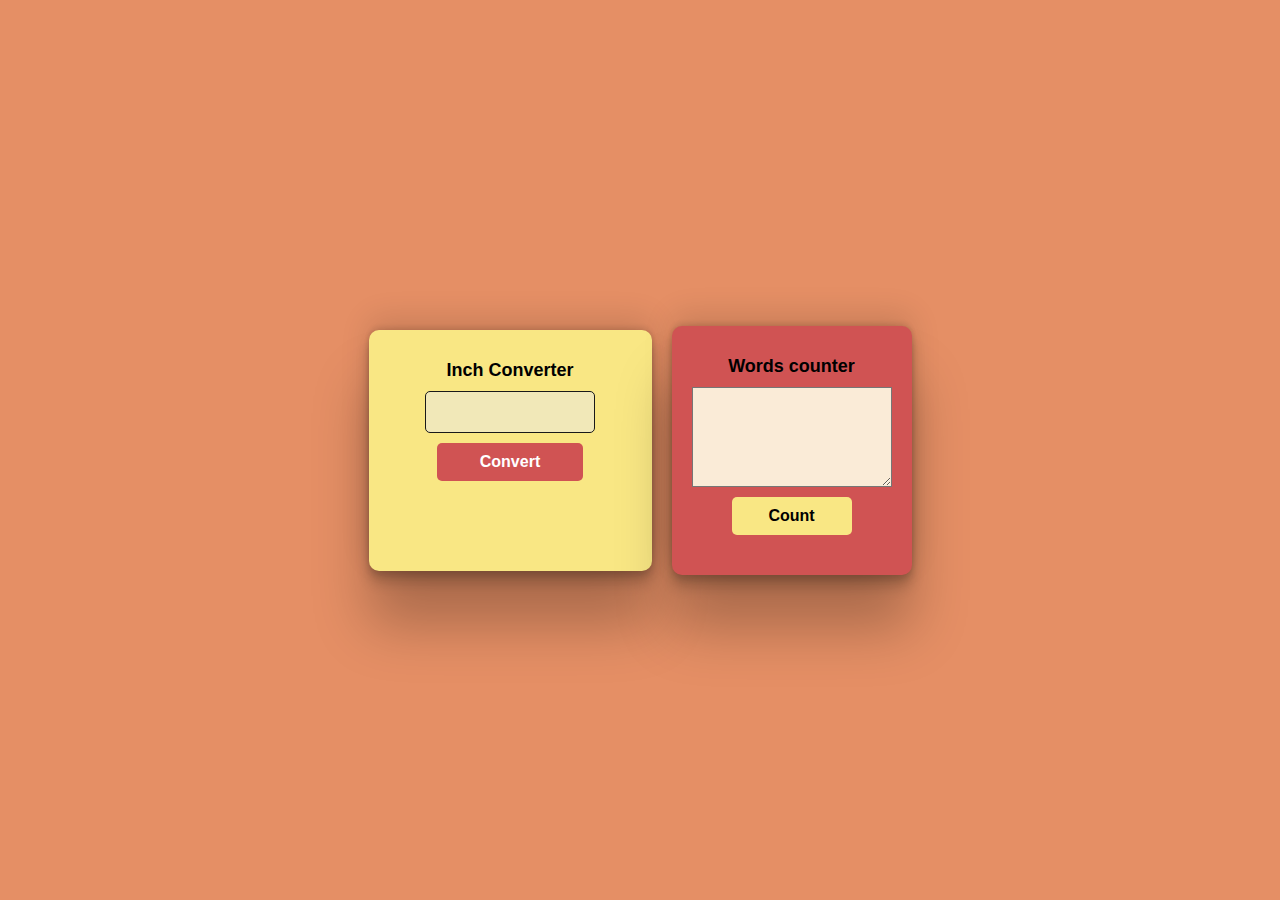
<file: Converter/index.html>
<!DOCTYPE html>
<html lang="en">

<head>
    <meta charset="UTF-8">
    <meta name="viewport" content="width=device-width, initial-scale=1.0">
    <title>Converter</title>
    <link rel="stylesheet" href="style.css">
    <!-- <link href="https://cdn.jsdelivr.net/npm/bootstrap@5.3.5/dist/css/bootstrap.min.css" rel="stylesheet" integrity="sha384-SgOJa3DmI69IUzQ2PVdRZhwQ+dy64/BUtbMJw1MZ8t5HZApcHrRKUc4W0kG879m7" crossorigin="anonymous"> -->
</head>

<body>
    <div class="main">
        <div class="container">
            <h1 class="h1con">Inch Converter</h1>
            <input class="inputcon" type="text" id="input" autocomplete="off">
            <button class="submit" onclick="convert()">Convert</button>
            <div id="result"></div>
        </div>
    </div>
    <div class="main2">
        <div class="container2">
            <h1 class="h1con">Words counter</h1>
            <textarea name="" id="input2" autocomplete="off" style="width: 200px;height: 100px;background-color: antiquewhite;padding: 5px;"></textarea>
            <button class="submit2" onclick="count()">Count</button>
            <div id="result2"></div>
        </div>
    </div>
    <script src="script.js"></script>
    <script src="https://cdn.jsdelivr.net/npm/bootstrap@5.3.5/dist/js/bootstrap.bundle.min.js"
        integrity="sha384-k6d4wzSIapyDyv1kpU366/PK5hCdSbCRGRCMv+eplOQJWyd1fbcAu9OCUj5zNLiq"
        crossorigin="anonymous"></script>
</body>

</html>
</file>
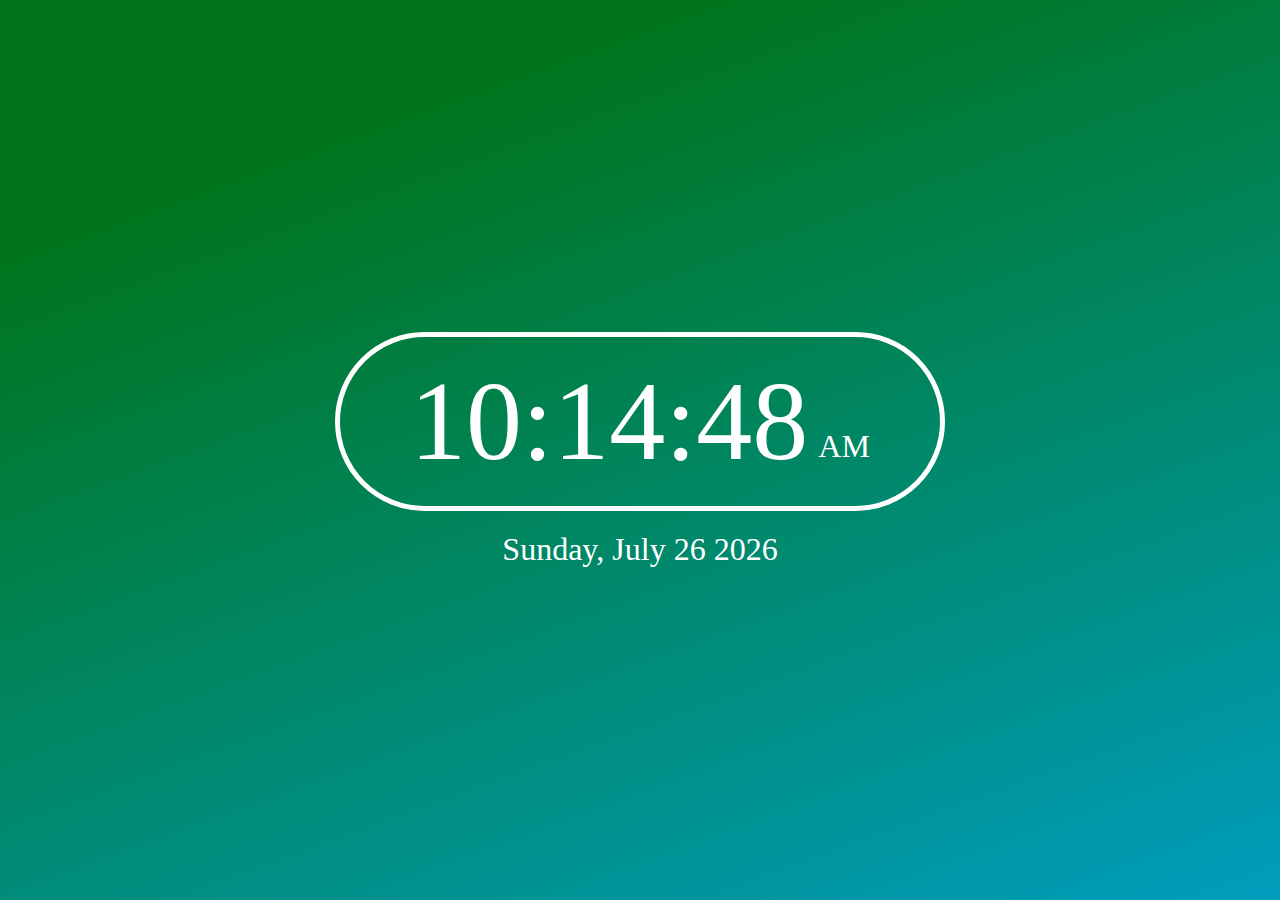
<file: DigitalClock/index.html>
<!DOCTYPE html>
<html lang="en">
<head>
    <meta charset="UTF-8">
    <meta name="viewport" content="width=device-width, initial-scale=1.0">
    <title>Digital clock</title>
    <link rel="stylesheet" href="style.css">
    <script src="script.js" defer></script>
</head>
<body>
    <div class="container">
        <div class="clock">
            <span id="hour">00</span>
            <span>:</span>
            <span id="minute">00</span>
            <span>:</span>
            <span id="second">00</span>
            <span id="period">AM</span>
        </div>
        <div class="date">
            <span id="date"></span>
        </div>
    </div>
</body>
</html>
</file>
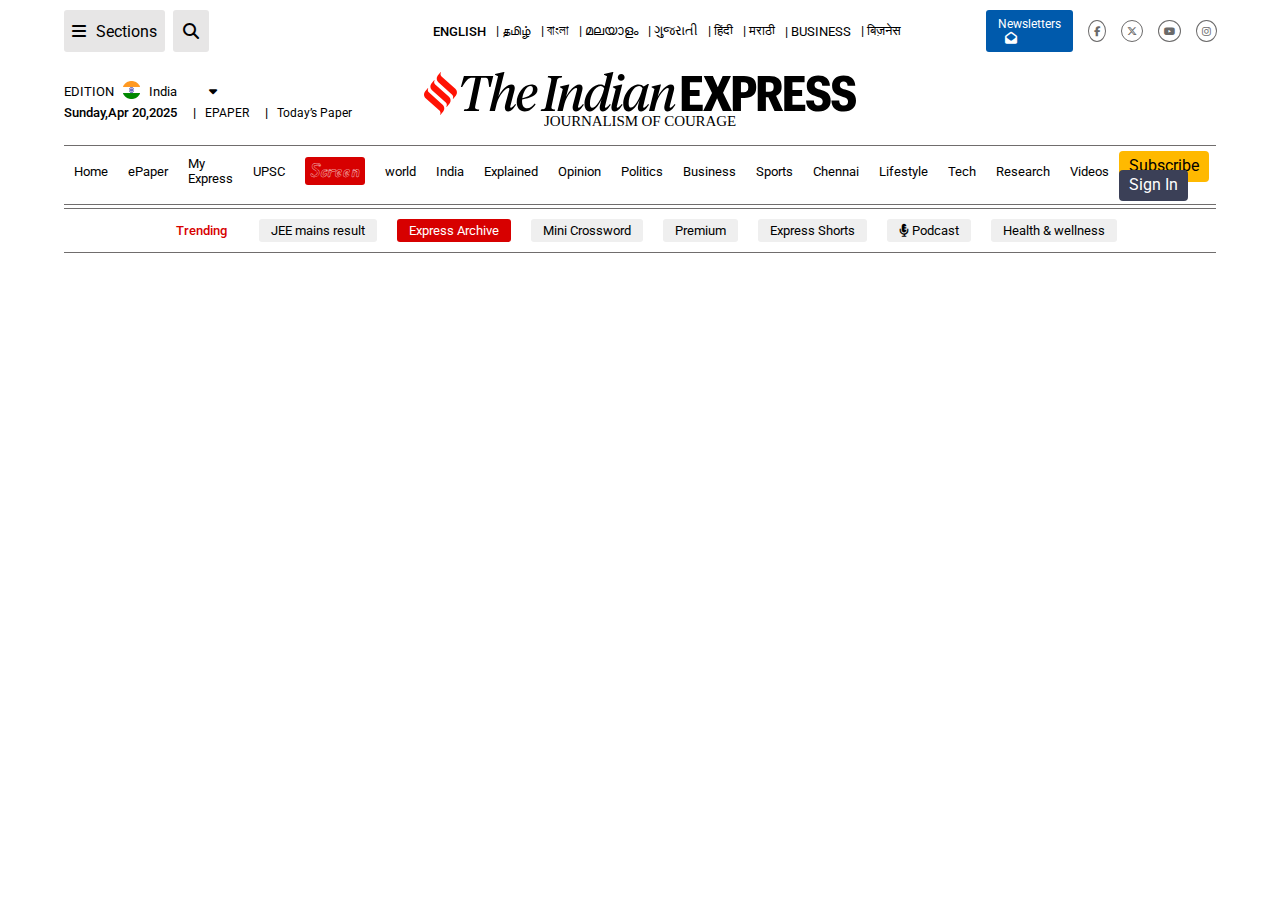
<file: IndianExpressCopy/index.html>
<!DOCTYPE html>
<html lang="en">

<head>
    <meta charset="UTF-8">
    <meta name="viewport" content="width=device-width, initial-scale=1.0">
    <title>IndianExpress</title>
    <link rel="stylesheet" href="style.css">
    <link rel="stylesheet" href="https://cdnjs.cloudflare.com/ajax/libs/font-awesome/4.7.0/css/font-awesome.min.css">
    <link rel="stylesheet" href="https://cdnjs.cloudflare.com/ajax/libs/font-awesome/6.5.0/css/all.min.css">
    <link rel="preconnect" href="https://fonts.googleapis.com">
    <link rel="preconnect" href="https://fonts.gstatic.com" crossorigin>
    <link
        href="https://fonts.googleapis.com/css2?family=Metrophobic&family=Poppins:ital,wght@0,100;0,200;0,300;0,400;0,500;0,600;0,700;0,800;0,900;1,100;1,200;1,300;1,400;1,500;1,600;1,700;1,800;1,900&display=swap"
        rel="stylesheet">
</head>

<body>
    <div class="main">
        <div class="line1">
            <div class="menusearch">
                <div class="menu">
                    <i class="fa fa-bars" aria-hidden="true"></i>
                    <span>Sections</span>
                </div>
                <div class="search">
                    <i class="fa fa-search" aria-hidden="true"></i>
                </div>
            </div>
            <div class="language">
                <ul>
                    <li style="font-weight: 500;">ENGLISH</li>
                    <li>| தமிழ்</li>
                    <li>| বাংলা</li>
                    <li>| മലയാളം</li>
                    <li>| ગુજરાતી</li>
                    <li>| हिंदी</li>
                    <li>| मराठी</li>
                    <li>| BUSINESS</li>
                    <li>| बिज़नेस</li>
                </ul>
            </div>

            <div class="media">
                <a href="#">Newsletters<i class="fa fa-envelope-open" aria-hidden="true"></i></a>
                <i class="fa-brands fa-facebook-f"></i>
                <i class="fa-brands fa-x-twitter"></i>
                <i class="fa-brands fa-youtube"></i>
                <i class="fa-brands fa-instagram"></i>
            </div>
        </div>
        <div class="line2">
            <div class="edition">
                <div class="india">
                    <div class="edi">
                    <span>EDITION</span>
                    <span><img src="india.png" alt="" width="35px"></span>
                    <span>India </span>
                    <span><i class="fa-solid fa-caret-down"></i></span>
                </div>
                    <div class="date">
                        <span>Sunday,Apr 20,2025</span>
                        <a href="#"><span> | </span>EPAPER</a>
                        <a href="#"><span> | </span>Today’s Paper</a>
                    </div>
                </div>
            </div>
            <div class="logo">
                <div class="logodiv">
                    <img src="indian-express-logo.svg" alt="">
                    <p>Journalism of Courage</p>
                </div>
            </div>
            <div class="empty"></div>
        </div>
        <div class="line3">
            <div class="list">
                <ul>
                    <li>Home</li>
                    <li>ePaper</li>
                    <li>My Express</li>
                    <li>UPSC</li>
                    <li>Screen</li>
                    <li>world</li>
                    <li>India</li>
                    <li>Explained</li>
                    <li>Opinion</li>
                    <li>Politics</li>
                    <li>Business</li>
                    <li>Sports</li>
                    <li>Chennai</li>
                    <li>Lifestyle</li>
                    <li>Tech</li>
                    <li>Research</li>
                    <li>Videos</li>
                </ul>
            </div>
            <div class="subscribeandsignin">
                <span class="Sub">Subscribe</span>
                <span class="signin">Sign In</span>
            </div>
        </div>
        <div class="line4">
            <ul>
                <li>Trending</li>
                <li>JEE mains result</li>
                <li>Express Archive</li>
                <li>Mini Crossword</li>
                <li>Premium</li>
                <li>Express Shorts</li>
                <li><i class="fa-solid fa-microphone-lines"></i> Podcast</li>
                <li>Health & wellness</li>
            </ul>
        </div>
    </div>
</body>

</html>
</file>
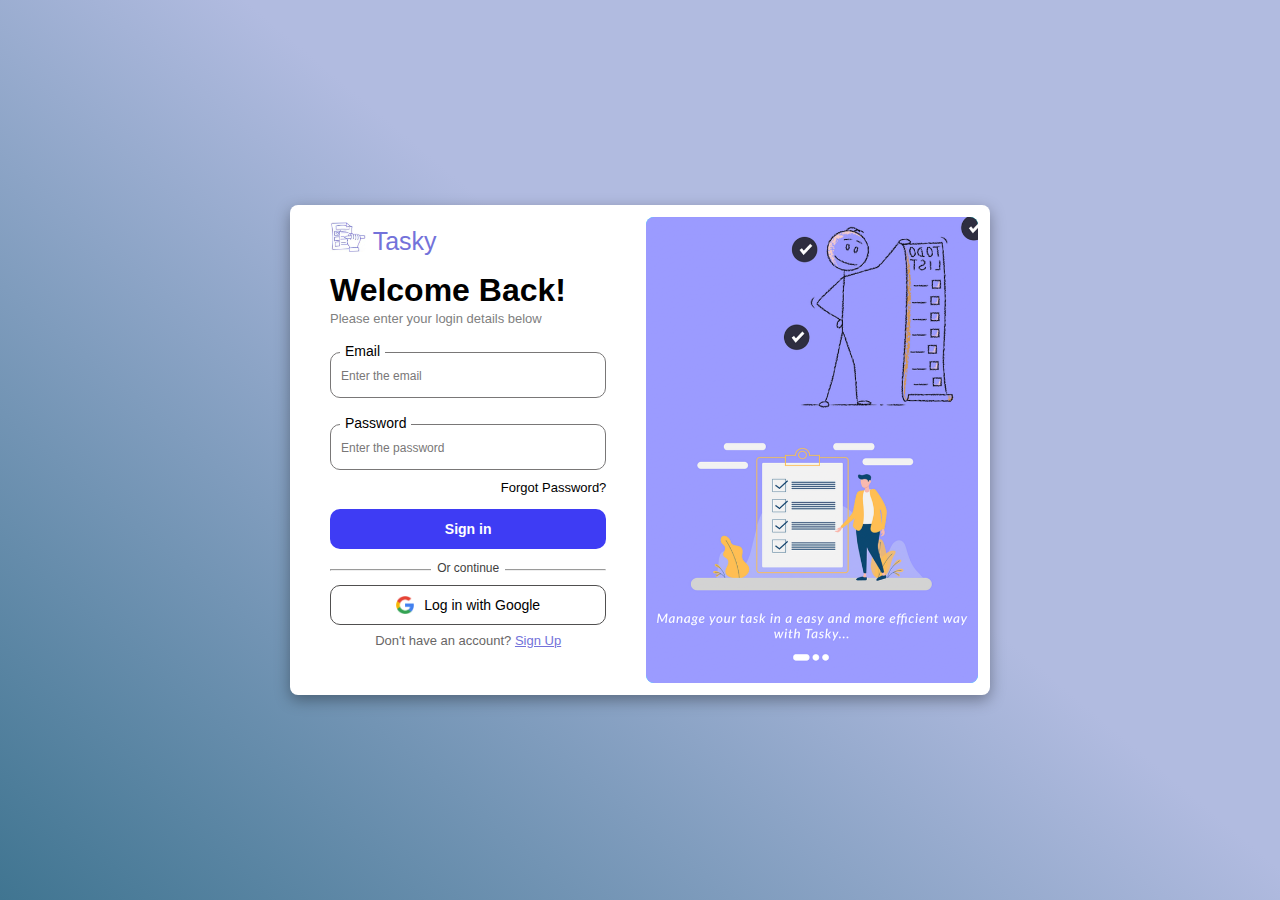
<file: LoginTask2/index.html>
<!DOCTYPE html>
<html lang="en">

<head>
    <meta charset="UTF-8">
    <meta name="viewport" content="width=device-width, initial-scale=1.0">
    <title>Login Page Task</title>
    <link rel="stylesheet" href="style.css">
</head>

<body>
    <div class="body">
        <div class="maincontainer">
            <div class="mainleft">
                <div class="logodiv">
                    <img src="logo.jpg" alt="" height="50px" class="logo">
                    <h1 class="logotext">Tasky</h1>
                </div>
                <div class="welcome">
                    <h1 class="welcometext">Welcome Back!</h1>
                    <p>Please enter your login details below</p>
                </div>
                <div class="emaildiv">
                    <label for="email">Email</label>
                    <input type="email" id="email" placeholder="Enter the email" required>
                </div>
                <div class="passworddiv">
                    <label for="password">Password</label>
                    <input type="password" id="password" placeholder="Enter the password" required>
                </div>
                <div class="forgot">
                    <a href="#">Forgot Password?</a>
                </div>
                <div class="login">
                    <button type="submit">Sign in</button>
                </div>
                <div class="or">
                    <hr class="line">
                    <p>Or continue</p>
                </div>
                <div class="loginwithgoogle">
                    <button><img src="Google_Icons.png" alt="" height="20px">Log in with Google</button>
                </div> 
                <div class="reg">
                    <p>Don't have an account? <a href="#">Sign Up</a></p>
                </div>
            </div>
            <div class="mainright">
                <img src="rightimage.jpg" alt="">
            </div>
        </div>
</body>

</html>
</file>
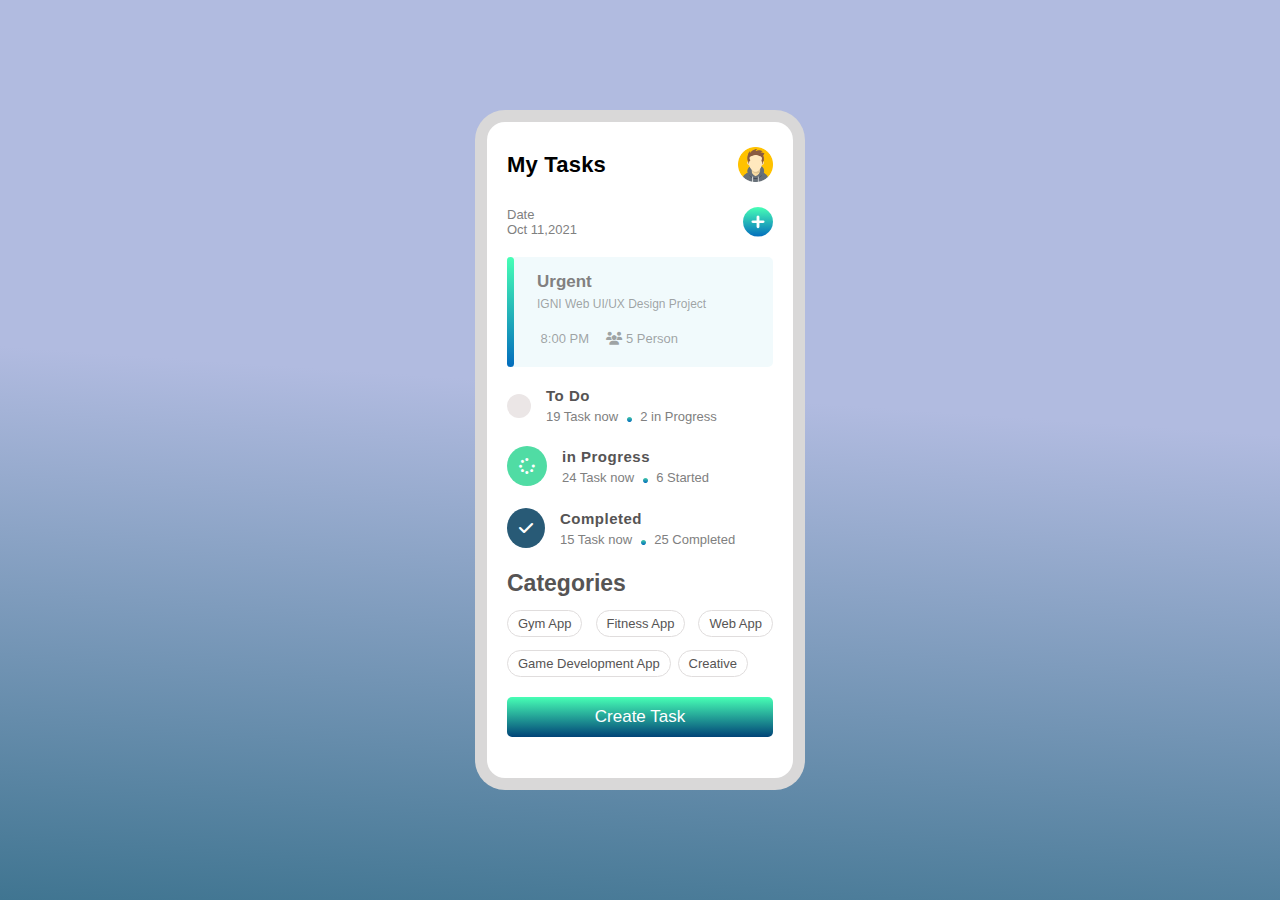
<file: MyTask-Task/index.html>
<!DOCTYPE html>
<html lang="en">

<head>
    <meta charset="UTF-8">
    <meta name="viewport" content="width=device-width, initial-scale=1.0">
    <title>My Task</title>
    <link rel="stylesheet" href="style.css">
    <link rel="stylesheet" href="https://cdnjs.cloudflare.com/ajax/libs/font-awesome/4.7.0/css/font-awesome.min.css">
    <link rel="stylesheet" href="https://cdnjs.cloudflare.com/ajax/libs/font-awesome/6.5.0/css/all.min.css">
    <link rel="preconnect" href="https://fonts.googleapis.com">
    <link rel="preconnect" href="https://fonts.gstatic.com" crossorigin>
    <link
        href="https://fonts.googleapis.com/css2?family=Metrophobic&family=Poppins:ital,wght@0,100;0,200;0,300;0,400;0,500;0,600;0,700;0,800;0,900;1,100;1,200;1,300;1,400;1,500;1,600;1,700;1,800;1,900&display=swap"
        rel="stylesheet">
</head>

<body>
    <div class="body">
        <div class="main">
            <div class="header">
                <p>My Tasks</p>
                <img src="avatar.png" alt="" width="35px" height="35px" class="avatar">
            </div>
            <div class="date">
                <div>
                    <p>Date</p>
                    <p>Oct 11,2021</p>
                </div>
                <i class="fa fa-plus-circle" aria-hidden="true"></i>
            </div>
            <div class="taskremider taskremiderB">
                <div class="border"></div>
                <div>
                    <h3>Urgent</h3>
                    <p class="Desc">IGNI Web UI/UX Design Project</p>
                </div>
                <div class="taskremider1">
                    <p class="time"><i class="fa fa-clock-o" aria-hidden="true"></i></i> 8:00 PM</p>
                    <p class="person"><i class="fa fa-users" aria-hidden="true"></i> 5 Person</p>
                </div>
            </div>
            <div class="taskstatus">
                <div class="todo">
                    <i class="fa fa-clock-o" aria-hidden="true"></i>
                    <div>
                        <p class="statusHead">To Do</p>
                        <p class="status">19 Task now <span class="dot"><i class="fa fa-circle"
                                    aria-hidden="true"></i></span> 2 in Progress</p>
                    </div>
                </div>
                <div class="inprogress">
                    <i class="fa fa-spinner" aria-hidden="true"></i>
                    <div>
                        <p class="statusHead">in Progress</p>
                        <p class="status">24 Task now <span class="dot"><i class="fa fa-circle"
                                    aria-hidden="true"></i></span> 6 Started</p>
                    </div>
                </div>
                <div class="completed">
                    <i class="fa fa-check" aria-hidden="true"></i>
                    <div>
                        <p class="statusHead">Completed</p>
                        <p class="status">15 Task now <span class="dot"><i class="fa fa-circle"
                                    aria-hidden="true"></i></span> 25 Completed</p>
                    </div>
                </div>
            </div>
            <div class="categories">
                <h3>Categories</h3>
                <div class="category">
                    <p>Gym App</p>
                    <p>Fitness App</p>
                    <p>Web App</p>
                </div>
                <div class="category2">
                    <p>Game Development App</p>
                    <p>Creative</p>
                </div>
            </div>
            <div class="btn">
                <button class="createButton">Create Task</button>
            </div>
        </div>
    </div>
</body>

</html>
</file>
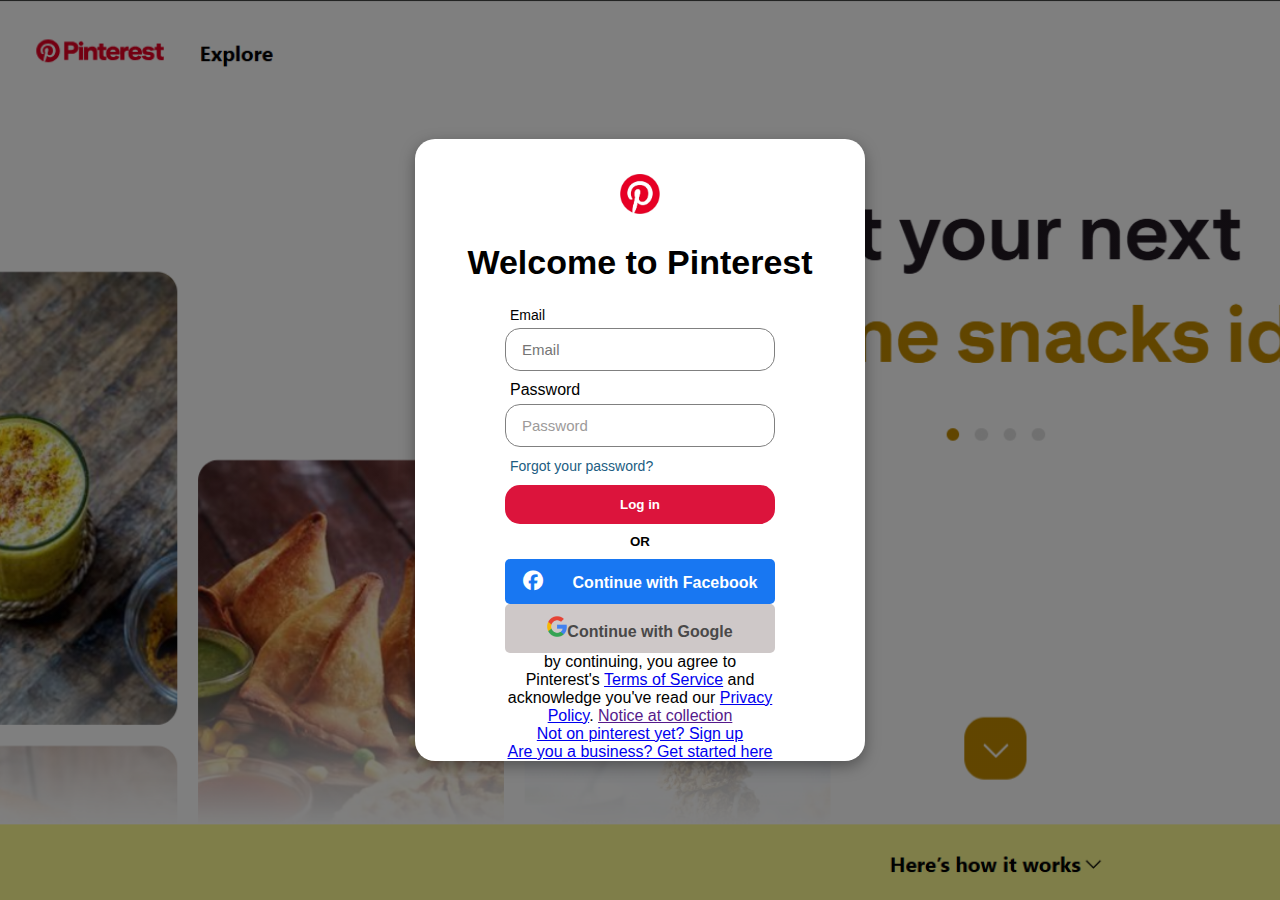
<file: PintrestCopy/Index.html>
<!DOCTYPE html>
<html lang="en">

<head>
    <meta charset="UTF-8">
    <meta name="viewport" content="width=device-width, initial-scale=1.0">
    <title>Pinterest</title>
    <!-- Latest Font Awesome CDN -->
    <link rel="stylesheet" href="https://cdnjs.cloudflare.com/ajax/libs/font-awesome/6.5.0/css/all.min.css">
    <link rel="stylesheet" href="style.css">
</head>

<body>
    <div class="container">
        <div class="logodiv">
            <img src="logo.png" alt="" class="logo">
        </div>
        <h1 class="welcome">Welcome to Pinterest</h1>
        <form action="">
            <div class="emaildiv">
                <label for="email" class="email">Email</label>
                <input type="email" id="email" class="emailinput" placeholder="Email" required>
            </div>
            <div class="passworddiv">
                <label for="password" class="password">Password</label>
                <input type="password" id="password" class="passwordinput" placeholder="Password" required>
            </div>
            <div class="forgot">
                <a href="#">Forgot your password?</a>
            </div>
            <div class="login">
                <button type="submit" class="loginbutton">Log in</button>
            </div>
            <h5 class="or">OR</h5>
            <div class="facebook">
                <button type="button" class="facebookbutton"><i class="fa-brands fa-facebook" style="color: #ffffff;"></i>Continue with
                    Facebook</button>
            </div>
            <div class="google">
                <button type="button" class="googlebutton"><img src="Google_Icons.png" alt="" width="20px">Continue with Google</button>
            </div>
            <p class="disclaimer">
                by continuing, you agree to Pinterest's <a href="#">Terms of Service</a> and acknowledge you've read our
                <a href="#">Privacy Policy</a>. <a href="">Notice at collection</a>
            </p>
            <p class="signup">
                <a href="#">Not on pinterest yet? Sign up</a>
            </p>
            <p class="bussiness">
                <a href="#">Are you a business? Get started here</a>
            </p>
        </form>
    </div>
</body>

</html>
</file>
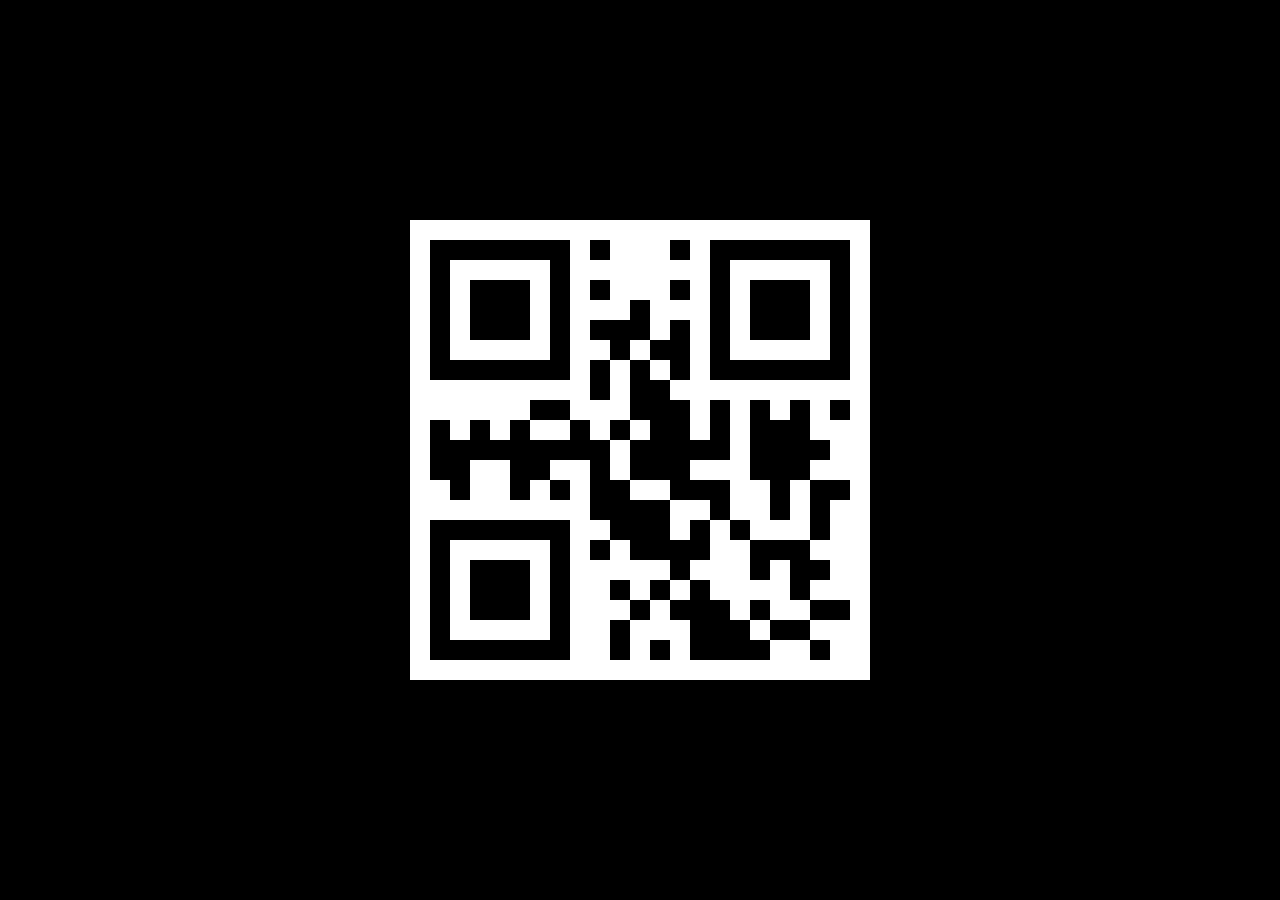
<file: QR/index.html>
<!DOCTYPE html>
<html lang="en">

<head>
    <meta charset="UTF-8">
    <meta name="viewport" content="width=device-width, initial-scale=1.0">
    <title>Document</title>
    <link rel="stylesheet" href="style.css">
</head>

<body>
    <div class="body">
        <div class="main">
            <div class="class-1"></div>
            <div class="class-2"></div>
            <div class="class-3"></div>
            <div class="class-4"></div>
            <div class="class-5"></div>
            <div class="class-6"></div>
            <div class="class-7"></div>
            <div class="class-8"></div>
            <div class="class-9"></div>
            <div class="class-10"></div>
            <div class="class-11"></div>
            <div class="class-12"></div>
            <div class="class-13"></div>
            <div class="class-14"></div>
            <div class="class-15"></div>
            <div class="class-16"></div>
            <div class="class-17"></div>
            <div class="class-18"></div>
            <div class="class-19"></div>
            <div class="class-20"></div>
            <div class="class-21"></div>
            <div class="class-22"></div>
            <div class="class-23"></div>
            <div class="class-24"></div>
            <div class="class-25"></div>
            <div class="class-26"></div>
            <div class="class-27"></div>
            <div class="class-28"></div>
            <div class="class-29"></div>
            <div class="class-30"></div>
            <div class="class-31"></div>
            <div class="class-32"></div>
            <div class="class-33"></div>
            <div class="class-34"></div>
            <div class="class-35"></div>
            <div class="class-36"></div>
            <div class="class-37"></div>
            <div class="class-38"></div>
            <div class="class-39"></div>
            <div class="class-40"></div>
            <div class="class-41"></div>
            <div class="class-42"></div>
            <div class="class-43"></div>
            <div class="class-44"></div>
            <div class="class-45"></div>
            <div class="class-46"></div>
            <div class="class-47"></div>
            <div class="class-48"></div>
            <div class="class-49"></div>
            <div class="class-50"></div>
            <div class="class-51"></div>
            <div class="class-52"></div>
            <div class="class-53"></div>
            <div class="class-54"></div>
            <div class="class-55"></div>
            <div class="class-56"></div>
            <div class="class-57"></div>
            <div class="class-58"></div>
            <div class="class-59"></div>
            <div class="class-60"></div>
            <div class="class-61"></div>
            <div class="class-62"></div>
            <div class="class-63"></div>
            <div class="class-64"></div>
            <div class="class-65"></div>
            <div class="class-66"></div>
            <div class="class-67"></div>
            <div class="class-68"></div>
            <div class="class-69"></div>
            <div class="class-70"></div>
            <div class="class-71"></div>
            <div class="class-72"></div>
            <div class="class-73"></div>
            <div class="class-74"></div>
            <div class="class-75"></div>
            <div class="class-76"></div>
            <div class="class-77"></div>
            <div class="class-78"></div>
            <div class="class-79"></div>
            <div class="class-80"></div>
            <div class="class-81"></div>
            <div class="class-82"></div>
            <div class="class-83"></div>
            <div class="class-84"></div>
            <div class="class-85"></div>
            <div class="class-86"></div>
            <div class="class-87"></div>
            <div class="class-88"></div>
            <div class="class-89"></div>
            <div class="class-90"></div>
            <div class="class-91"></div>
            <div class="class-92"></div>
            <div class="class-93"></div>
            <div class="class-94"></div>
            <div class="class-95"></div>
            <div class="class-96"></div>
            <div class="class-97"></div>
            <div class="class-98"></div>
            <div class="class-99"></div>
            <div class="class-100"></div>
            <div class="class-101"></div>
            <div class="class-102"></div>
            <div class="class-103"></div>
            <div class="class-104"></div>
            <div class="class-105"></div>
            <div class="class-106"></div>
            <div class="class-107"></div>
            <div class="class-108"></div>
            <div class="class-109"></div>
            <div class="class-110"></div>
            <div class="class-111"></div>
            <div class="class-112"></div>
            <div class="class-113"></div>
            <div class="class-114"></div>
            <div class="class-115"></div>
            <div class="class-116"></div>
            <div class="class-117"></div>
            <div class="class-118"></div>
            <div class="class-119"></div>
            <div class="class-120"></div>
            <div class="class-121"></div>
            <div class="class-122"></div>
            <div class="class-123"></div>
            <div class="class-124"></div>
            <div class="class-125"></div>
            <div class="class-126"></div>
            <div class="class-127"></div>
            <div class="class-128"></div>
            <div class="class-129"></div>
            <div class="class-130"></div>
            <div class="class-131"></div>
            <div class="class-132"></div>
            <div class="class-133"></div>
            <div class="class-134"></div>
            <div class="class-135"></div>
            <div class="class-136"></div>
            <div class="class-137"></div>
            <div class="class-138"></div>
            <div class="class-139"></div>
            <div class="class-140"></div>
            <div class="class-141"></div>
            <div class="class-142"></div>
            <div class="class-143"></div>
            <div class="class-144"></div>
            <div class="class-145"></div>
            <div class="class-146"></div>
            <div class="class-147"></div>
            <div class="class-148"></div>
            <div class="class-149"></div>
            <div class="class-150"></div>
            <div class="class-151"></div>
            <div class="class-152"></div>
            <div class="class-153"></div>
            <div class="class-154"></div>
            <div class="class-155"></div>
            <div class="class-156"></div>
            <div class="class-157"></div>
            <div class="class-158"></div>
            <div class="class-159"></div>
            <div class="class-160"></div>
            <div class="class-161"></div>
            <div class="class-162"></div>
            <div class="class-163"></div>
            <div class="class-164"></div>
            <div class="class-165"></div>
            <div class="class-166"></div>
            <div class="class-167"></div>
            <div class="class-168"></div>
            <div class="class-169"></div>
            <div class="class-170"></div>
            <div class="class-171"></div>
            <div class="class-172"></div>
            <div class="class-173"></div>
            <div class="class-174"></div>
            <div class="class-175"></div>
            <div class="class-176"></div>
            <div class="class-177"></div>
            <div class="class-178"></div>
            <div class="class-179"></div>
            <div class="class-180"></div>
            <div class="class-181"></div>
            <div class="class-182"></div>
            <div class="class-183"></div>
            <div class="class-184"></div>
            <div class="class-185"></div>
            <div class="class-186"></div>
            <div class="class-187"></div>
            <div class="class-188"></div>
            <div class="class-189"></div>
            <div class="class-190"></div>
            <div class="class-191"></div>
            <div class="class-192"></div>
            <div class="class-193"></div>
            <div class="class-194"></div>
            <div class="class-195"></div>
            <div class="class-196"></div>
            <div class="class-197"></div>
            <div class="class-198"></div>
            <div class="class-199"></div>
            <div class="class-200"></div>
            <div class="class-201"></div>
            <div class="class-202"></div>
            <div class="class-203"></div>
            <div class="class-204"></div>
            <div class="class-205"></div>
            <div class="class-206"></div>
            <div class="class-207"></div>
            <div class="class-208"></div>
            <div class="class-209"></div>
            <div class="class-210"></div>
            <div class="class-211"></div>
            <div class="class-212"></div>
            <div class="class-213"></div>
            <div class="class-214"></div>
            <div class="class-215"></div>
            <div class="class-216"></div>
            <div class="class-217"></div>
            <div class="class-218"></div>
            <div class="class-219"></div>
            <div class="class-220"></div>
            <div class="class-221"></div>
            <div class="class-222"></div>
            <div class="class-223"></div>
            <div class="class-224"></div>
            <div class="class-225"></div>
            <div class="class-226"></div>
            <div class="class-227"></div>
            <div class="class-228"></div>
            <div class="class-229"></div>
            <div class="class-230"></div>
            <div class="class-231"></div>
            <div class="class-232"></div>
            <div class="class-233"></div>
            <div class="class-234"></div>
            <div class="class-235"></div>
            <div class="class-236"></div>
            <div class="class-237"></div>
            <div class="class-238"></div>
            <div class="class-239"></div>
            <div class="class-240"></div>
            <div class="class-241"></div>
            <div class="class-242"></div>
            <div class="class-243"></div>
            <div class="class-244"></div>
            <div class="class-245"></div>
            <div class="class-246"></div>
            <div class="class-247"></div>
            <div class="class-248"></div>
            <div class="class-249"></div>
            <div class="class-250"></div>
            <div class="class-251"></div>
            <div class="class-252"></div>
            <div class="class-253"></div>
            <div class="class-254"></div>
            <div class="class-255"></div>
            <div class="class-256"></div>
            <div class="class-257"></div>
            <div class="class-258"></div>
            <div class="class-259"></div>
            <div class="class-260"></div>
            <div class="class-261"></div>
            <div class="class-262"></div>
            <div class="class-263"></div>
            <div class="class-264"></div>
            <div class="class-265"></div>
            <div class="class-266"></div>
            <div class="class-267"></div>
            <div class="class-268"></div>
            <div class="class-269"></div>
            <div class="class-270"></div>
            <div class="class-271"></div>
            <div class="class-272"></div>
            <div class="class-273"></div>
            <div class="class-274"></div>
            <div class="class-275"></div>
            <div class="class-276"></div>
            <div class="class-277"></div>
            <div class="class-278"></div>
            <div class="class-279"></div>
            <div class="class-280"></div>
            <div class="class-281"></div>
            <div class="class-282"></div>
            <div class="class-283"></div>
            <div class="class-284"></div>
            <div class="class-285"></div>
            <div class="class-286"></div>
            <div class="class-287"></div>
            <div class="class-288"></div>
            <div class="class-289"></div>
            <div class="class-290"></div>
            <div class="class-291"></div>
            <div class="class-292"></div>
            <div class="class-293"></div>
            <div class="class-294"></div>
            <div class="class-295"></div>
            <div class="class-296"></div>
            <div class="class-297"></div>
            <div class="class-298"></div>
            <div class="class-299"></div>
            <div class="class-300"></div>
            <div class="class-301"></div>
            <div class="class-302"></div>
            <div class="class-303"></div>
            <div class="class-304"></div>
            <div class="class-305"></div>
            <div class="class-306"></div>
            <div class="class-307"></div>
            <div class="class-308"></div>
            <div class="class-309"></div>
            <div class="class-310"></div>
            <div class="class-311"></div>
            <div class="class-312"></div>
            <div class="class-313"></div>
            <div class="class-314"></div>
            <div class="class-315"></div>
            <div class="class-316"></div>
            <div class="class-317"></div>
            <div class="class-318"></div>
            <div class="class-319"></div>
            <div class="class-320"></div>
            <div class="class-321"></div>
            <div class="class-322"></div>
            <div class="class-323"></div>
            <div class="class-324"></div>
            <div class="class-325"></div>
            <div class="class-326"></div>
            <div class="class-327"></div>
            <div class="class-328"></div>
            <div class="class-329"></div>
            <div class="class-330"></div>
            <div class="class-331"></div>
            <div class="class-332"></div>
            <div class="class-333"></div>
            <div class="class-334"></div>
            <div class="class-335"></div>
            <div class="class-336"></div>
            <div class="class-337"></div>
            <div class="class-338"></div>
            <div class="class-339"></div>
            <div class="class-340"></div>
            <div class="class-341"></div>
            <div class="class-342"></div>
            <div class="class-343"></div>
            <div class="class-344"></div>
            <div class="class-345"></div>
            <div class="class-346"></div>
            <div class="class-347"></div>
            <div class="class-348"></div>
            <div class="class-349"></div>
            <div class="class-350"></div>
            <div class="class-351"></div>
            <div class="class-352"></div>
            <div class="class-353"></div>
            <div class="class-354"></div>
            <div class="class-355"></div>
            <div class="class-356"></div>
            <div class="class-357"></div>
            <div class="class-358"></div>
            <div class="class-359"></div>
            <div class="class-360"></div>
            <div class="class-361"></div>
            <div class="class-362"></div>
            <div class="class-363"></div>
            <div class="class-364"></div>
            <div class="class-365"></div>
            <div class="class-366"></div>
            <div class="class-367"></div>
            <div class="class-368"></div>
            <div class="class-369"></div>
            <div class="class-370"></div>
            <div class="class-371"></div>
            <div class="class-372"></div>
            <div class="class-373"></div>
            <div class="class-374"></div>
            <div class="class-375"></div>
            <div class="class-376"></div>
            <div class="class-377"></div>
            <div class="class-378"></div>
            <div class="class-379"></div>
            <div class="class-380"></div>
            <div class="class-381"></div>
            <div class="class-382"></div>
            <div class="class-383"></div>
            <div class="class-384"></div>
            <div class="class-385"></div>
            <div class="class-386"></div>
            <div class="class-387"></div>
            <div class="class-388"></div>
            <div class="class-389"></div>
            <div class="class-390"></div>
            <div class="class-391"></div>
            <div class="class-392"></div>
            <div class="class-393"></div>
            <div class="class-394"></div>
            <div class="class-395"></div>
            <div class="class-396"></div>
            <div class="class-397"></div>
            <div class="class-398"></div>
            <div class="class-399"></div>
            <div class="class-400"></div>
            <div class="class-401"></div>
            <div class="class-402"></div>
            <div class="class-403"></div>
            <div class="class-404"></div>
            <div class="class-405"></div>
            <div class="class-406"></div>
            <div class="class-407"></div>
            <div class="class-408"></div>
            <div class="class-409"></div>
            <div class="class-410"></div>
            <div class="class-411"></div>
            <div class="class-412"></div>
            <div class="class-413"></div>
            <div class="class-414"></div>
            <div class="class-415"></div>
            <div class="class-416"></div>
            <div class="class-417"></div>
            <div class="class-418"></div>
            <div class="class-419"></div>
            <div class="class-420"></div>
            <div class="class-421"></div>
            <div class="class-422"></div>
            <div class="class-423"></div>
            <div class="class-424"></div>
            <div class="class-425"></div>
            <div class="class-426"></div>
            <div class="class-427"></div>
            <div class="class-428"></div>
            <div class="class-429"></div>
            <div class="class-430"></div>
            <div class="class-431"></div>
            <div class="class-432"></div>
            <div class="class-433"></div>
            <div class="class-434"></div>
            <div class="class-435"></div>
            <div class="class-436"></div>
            <div class="class-437"></div>
            <div class="class-438"></div>
            <div class="class-439"></div>
            <div class="class-440"></div>
            <div class="class-441"></div>
        </div>
    </div>
</body>

</html>
</file>
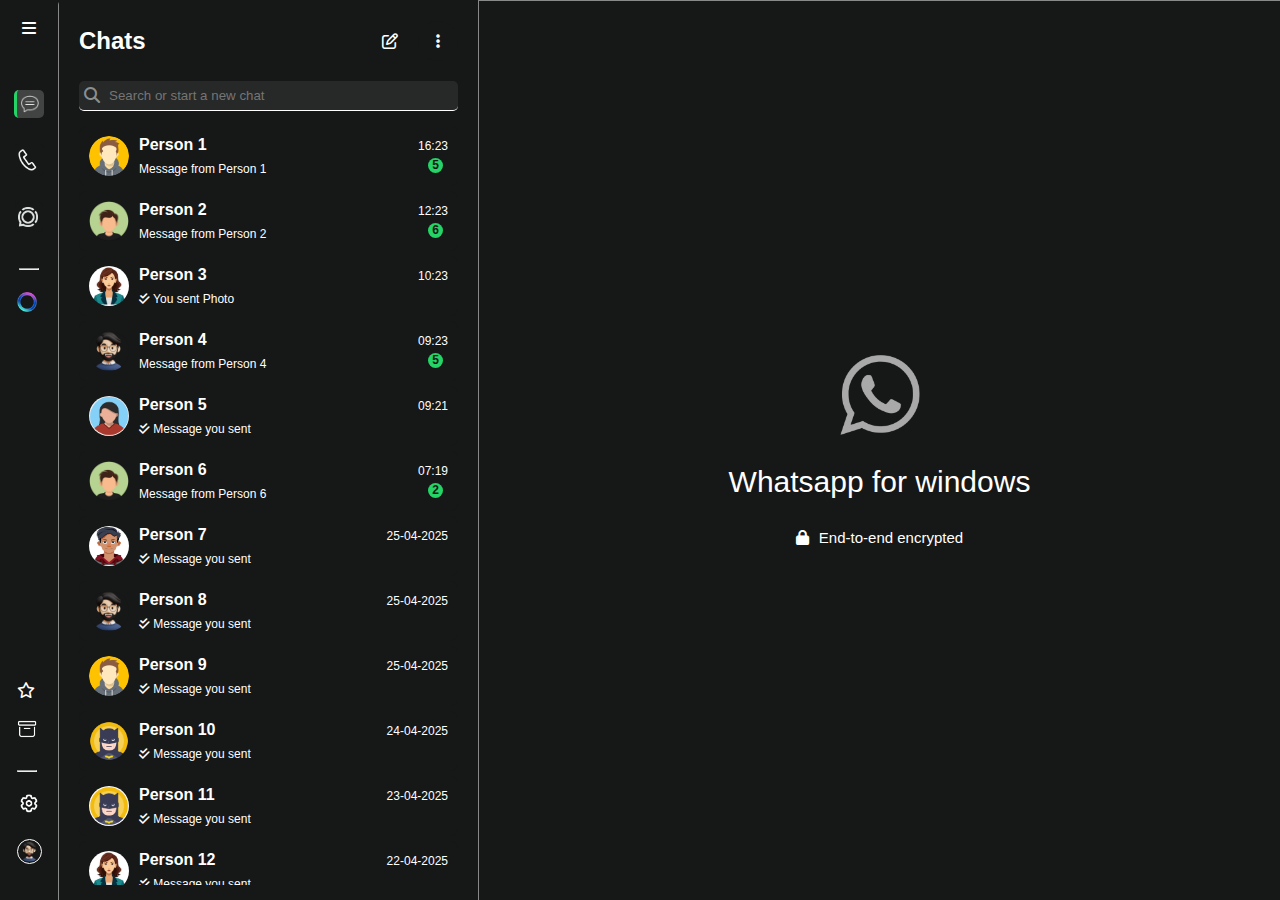
<file: WhatsAppCopy/index.html>
<!DOCTYPE html>
<html lang="en">

<head>
    <meta charset="UTF-8">
    <meta name="viewport" content="width=device-width, initial-scale=1.0">
    <title>Whatsapp</title>
    <link rel="icon" href="Dtafalonso-Android-L-WhatsApp.ico">
    <link rel="stylesheet" href="style.css">
    <link rel="stylesheet" href="https://cdnjs.cloudflare.com/ajax/libs/font-awesome/6.5.0/css/all.min.css">
</head>

<body>
    <div class="container">
        <div class="sidepannel">
            <div class="sidepannelslide" id="sidepannelslide">
                <label for="chatbutton" onclick="showchats()">
                    <p class="ccs"><img src="1000036821.png" alt="" width="20px"> Chats</p>
                </label>
                <label for="callbutton" onclick="showcalls()">
                    <p class="ccs"><img src="1000036850.png" alt="" width="20px"> Calls</p>
                </label>
                <label for="statusbutton" onclick="showstatus()">
                    <p class="ccs"><img src="1000036818.png" alt="" width="20px"> Status</p>
                </label>
            </div><input type="checkbox" id="menu" checked>
            <label for="menu" style="z-index: 5;background-color: transparent;" onclick="hidesidepannel()"
                class="menubar">
                <i class="fa fa-bars" aria-hidden="true"
                    style="color: white;z-index: 5;padding: 10px; background-color: transparent;"></i>
            </label><label for="menu" onclick="hidesidepannel()">
                <div id="menuoverlay"></div>
            </label>
            <label for="chatbutton" onclick="showchats()"><img class="chatbutton" id="chatbutton1" onclick="showchats()"
                    src="1000036821.png" alt="" width="30px"></label>
            <input type="checkbox" id="chatbutton">
            <label for="callbutton" onclick="showcalls()"><img class="chatbutton" id="callbutton1" onclick="showcalls()"
                    src="1000036850.png" alt="" width="30px"></label>
            <input type="checkbox" id="callbutton">
            <label for="callbutton" onclick="showstatus()"><img class="statubutton" id="statusbutton1"
                    src="1000036818.png" alt="" width="28px"></label>
            <input type="checkbox" id="statusbutton">
            <hr width="20px" style="color: rgb(82, 81, 81);margin-top: 10px;">
            <div class="pannel">
                <div class="ai">
                    <a href="https://www.meta.ai/" class="metaai" target="_blank"><img src="1000036858.png" alt=""
                            width="20px" height="20px"></a>
                    <div class="archive">
                        <i class="fa-regular fa-star" style="color: #ffffff;"></i>
                        <img src="1000036879.png" alt="" width="20px">
                        <hr width="20px" style="color: rgb(82, 81, 81);margin-top: 10px;">
                    </div>

                </div>
                <div class="settings">
                    <label for="pro" onclick="openoverlay()" class="settingss">
                        <img src="1000036884.png" alt="" width="20px">
                    </label>
                    <label for="pro" onclick="openoverlay()" class="settingss">
                        <img src="stylish-spectacles-guy-3d-avatar-character-illustrations-png.png" width="25px"
                            style="border:1px solid #ffffff; border-radius: 50%; padding: 1px;" alt="">
                    </label>
                    <label for="pro" class="profileouter" onclick="openoverlay()">
                        <div id="profileouter"></div>
                    </label>
                    <input type="checkbox" id="pro" checked>
                    <div class="profilebox">
                        <div class="left">
                            <ul class="ul">
                                <li><i class="fa-solid fa-laptop" style="color: #ffffff;"></i>General</li>
                                <li><i class="fa-solid fa-key" style="color: #ffffff;"></i>Account</li>
                                <li><i class="fa-regular fa-comments" style="color: #ffffff;"></i>Chats</li>
                                <li><i class="fa-solid fa-video" style="color: #ffffff;"></i>Video & Voice</li>
                                <li><i class="fa-solid fa-bell" style="color: #ffffff;"></i>Notifications</li>
                                <li><i class="fa-solid fa-paintbrush" style="color: #ffffff;"></i>Personalization</li>
                                <li><i class="fa-solid fa-hard-drive" style="color: #ffffff;"></i>Storage</li>
                                <li><i class="fa-solid fa-keyboard" style="color: #ffffff;"></i>Shortcuts</li>
                                <li><i class="fa-solid fa-circle-info" style="color: #ffffff;"></i>Help</li>
                            </ul>
                            <ul class="fa-userr">
                                <div class="leftgreen"></div>
                                <li><i class="fa-solid fa-user" style="color: #ffffff;"></i>Profile</li>
                            </ul>
                        </div>
                        <div class="right">
                            <div class="righttop">
                                <img src="stylish-spectacles-guy-3d-avatar-character-illustrations-png.png" alt=""
                                    width="100px" height="100px">
                                <h2>PenCiL_nk</h2>
                                <p style="font-size: small; margin-top: 20px;">About</p>
                                <p>Sleeping</p>
                                <p style="font-size: small; margin-top: 20px;">Phone number</p>
                                <p>+91 83006 02615</p>
                            </div>
                            <div class="logoutdiv" style="background-color: transparent;">
                                <button class="logout">Log out</button>
                                <p style="font-size: 10px; letter-spacing: 0.3px;">Chats on this computer will be
                                    cleared when you log out.</p>
                            </div>
                        </div>
                    </div>
                </div>
            </div>


        </div>

        <div class="mainscreen">
            <div class="callscreen" id="callscreenid">
                <div class="calltop">
                    <p>Calls</p>
                    <img src="1000036850.png" alt="" width="20px">
                </div>
                <div class="searchh">
                    <input class="searhinput" type="text" placeholder="Search or start a new call" autocomplete="off"
                        id="searchinput" style="margin-top: 0;">
                    <i class="fa-solid fa-magnifying-glass sear"></i>
                </div>
                <div class="callscroll">
                    <div class="calldiv">
                        <div class="callname" style="display: flex;">
                            <img src="avatar.png" alt="">
                            <div>
                                <h4 id="callname">Person 1</h4>
                                <p><svg xmlns="http://www.w3.org/2000/svg" width="16" height="16" fill="currentColor"
                                        class="bi bi-telephone-x" viewBox="0 0 16 16">
                                        <path
                                            d="M3.654 1.328a.678.678 0 0 0-1.015-.063L1.605 2.3c-.483.484-.661 1.169-.45 1.77a17.6 17.6 0 0 0 4.168 6.608 17.6 17.6 0 0 0 6.608 4.168c.601.211 1.286.033 1.77-.45l1.034-1.034a.678.678 0 0 0-.063-1.015l-2.307-1.794a.68.68 0 0 0-.58-.122l-2.19.547a1.75 1.75 0 0 1-1.657-.459L5.482 8.062a1.75 1.75 0 0 1-.46-1.657l.548-2.19a.68.68 0 0 0-.122-.58zM1.884.511a1.745 1.745 0 0 1 2.612.163L6.29 2.98c.329.423.445.974.315 1.494l-.547 2.19a.68.68 0 0 0 .178.643l2.457 2.457a.68.68 0 0 0 .644.178l2.189-.547a1.75 1.75 0 0 1 1.494.315l2.306 1.794c.829.645.905 1.87.163 2.611l-1.034 1.034c-.74.74-1.846 1.065-2.877.702a18.6 18.6 0 0 1-7.01-4.42 18.6 18.6 0 0 1-4.42-7.009c-.362-1.03-.037-2.137.703-2.877z" />
                                        <path fill-rule="evenodd"
                                            d="M11.146 1.646a.5.5 0 0 1 .708 0L13 2.793l1.146-1.147a.5.5 0 0 1 .708.708L13.707 3.5l1.147 1.146a.5.5 0 0 1-.708.708L13 4.207l-1.146 1.147a.5.5 0 0 1-.708-.708L12.293 3.5l-1.147-1.146a.5.5 0 0 1 0-.708" />
                                    </svg> Missed call</p>
                            </div>
                        </div>
                        <div class="calltime">
                            <p>16:23</p>
                        </div>
                    </div>
                    <div class="calldiv">
                        <div class="callname" style="display: flex;">
                            <img src="images.jpeg" alt="">
                            <div>
                                <h4 id="callname">Person 3</h4>
                                <p><svg xmlns="http://www.w3.org/2000/svg" width="16" height="16" fill="currentColor"
                                        class="bi bi-telephone-x" viewBox="0 0 16 16">
                                        <path
                                            d="M3.654 1.328a.678.678 0 0 0-1.015-.063L1.605 2.3c-.483.484-.661 1.169-.45 1.77a17.6 17.6 0 0 0 4.168 6.608 17.6 17.6 0 0 0 6.608 4.168c.601.211 1.286.033 1.77-.45l1.034-1.034a.678.678 0 0 0-.063-1.015l-2.307-1.794a.68.68 0 0 0-.58-.122l-2.19.547a1.75 1.75 0 0 1-1.657-.459L5.482 8.062a1.75 1.75 0 0 1-.46-1.657l.548-2.19a.68.68 0 0 0-.122-.58zM1.884.511a1.745 1.745 0 0 1 2.612.163L6.29 2.98c.329.423.445.974.315 1.494l-.547 2.19a.68.68 0 0 0 .178.643l2.457 2.457a.68.68 0 0 0 .644.178l2.189-.547a1.75 1.75 0 0 1 1.494.315l2.306 1.794c.829.645.905 1.87.163 2.611l-1.034 1.034c-.74.74-1.846 1.065-2.877.702a18.6 18.6 0 0 1-7.01-4.42 18.6 18.6 0 0 1-4.42-7.009c-.362-1.03-.037-2.137.703-2.877z" />
                                        <path fill-rule="evenodd"
                                            d="M11.146 1.646a.5.5 0 0 1 .708 0L13 2.793l1.146-1.147a.5.5 0 0 1 .708.708L13.707 3.5l1.147 1.146a.5.5 0 0 1-.708.708L13 4.207l-1.146 1.147a.5.5 0 0 1-.708-.708L12.293 3.5l-1.147-1.146a.5.5 0 0 1 0-.708" />
                                    </svg> Missed call</p>
                            </div>
                        </div>
                        <div class="calltime">
                            <p>16:23</p>
                        </div>
                    </div>
                    <div class="calldiv">
                        <div class="callname" style="display: flex;">
                            <img src="stylish-spectacles-guy-3d-avatar-character-illustrations-png.png" alt="">
                            <div>
                                <h4 id="callname">Person 4</h4>
                                <p style="color: white;"><svg xmlns="http://www.w3.org/2000/svg" width="16" height="16"
                                        fill="currentColor" class="bi bi-camera-video-fill" viewBox="0 0 16 16">
                                        <path fill-rule="evenodd"
                                            d="M0 5a2 2 0 0 1 2-2h7.5a2 2 0 0 1 1.983 1.738l3.11-1.382A1 1 0 0 1 16 4.269v7.462a1 1 0 0 1-1.406.913l-3.111-1.382A2 2 0 0 1 9.5 13H2a2 2 0 0 1-2-2z" />
                                    </svg> Video call</p>
                            </div>
                        </div>
                        <div class="calltime">
                            <p>16:23</p>
                        </div>
                    </div>
                    <div class="calldiv">
                        <div class="callname" style="display: flex;">
                            <img src="images (1).png" alt="">
                            <div>
                                <h4 id="callname">Person 6</h4>
                                <p><svg xmlns="http://www.w3.org/2000/svg" width="16" height="16" fill="currentColor"
                                        class="bi bi-telephone-x" viewBox="0 0 16 16">
                                        <path
                                            d="M3.654 1.328a.678.678 0 0 0-1.015-.063L1.605 2.3c-.483.484-.661 1.169-.45 1.77a17.6 17.6 0 0 0 4.168 6.608 17.6 17.6 0 0 0 6.608 4.168c.601.211 1.286.033 1.77-.45l1.034-1.034a.678.678 0 0 0-.063-1.015l-2.307-1.794a.68.68 0 0 0-.58-.122l-2.19.547a1.75 1.75 0 0 1-1.657-.459L5.482 8.062a1.75 1.75 0 0 1-.46-1.657l.548-2.19a.68.68 0 0 0-.122-.58zM1.884.511a1.745 1.745 0 0 1 2.612.163L6.29 2.98c.329.423.445.974.315 1.494l-.547 2.19a.68.68 0 0 0 .178.643l2.457 2.457a.68.68 0 0 0 .644.178l2.189-.547a1.75 1.75 0 0 1 1.494.315l2.306 1.794c.829.645.905 1.87.163 2.611l-1.034 1.034c-.74.74-1.846 1.065-2.877.702a18.6 18.6 0 0 1-7.01-4.42 18.6 18.6 0 0 1-4.42-7.009c-.362-1.03-.037-2.137.703-2.877z" />
                                        <path fill-rule="evenodd"
                                            d="M11.146 1.646a.5.5 0 0 1 .708 0L13 2.793l1.146-1.147a.5.5 0 0 1 .708.708L13.707 3.5l1.147 1.146a.5.5 0 0 1-.708.708L13 4.207l-1.146 1.147a.5.5 0 0 1-.708-.708L12.293 3.5l-1.147-1.146a.5.5 0 0 1 0-.708" />
                                    </svg> Missed call</p>
                            </div>
                        </div>
                        <div class="calltime">
                            <p>16:23</p>
                        </div>
                    </div>
                    <div class="calldiv">
                        <div class="callname" style="display: flex;">
                            <img src="batman_hero_avatar_comics-512.png" alt="">
                            <div>
                                <h4 id="callname">Person 12</h4>
                                <p style="color: #ffffff;"><svg xmlns="http://www.w3.org/2000/svg" width="16"
                                        height="16" fill="currentColor" class="bi bi-telephone-inbound-fill"
                                        viewBox="0 0 16 16">
                                        <path fill-rule="evenodd"
                                            d="M1.885.511a1.745 1.745 0 0 1 2.61.163L6.29 2.98c.329.423.445.974.315 1.494l-.547 2.19a.68.68 0 0 0 .178.643l2.457 2.457a.68.68 0 0 0 .644.178l2.189-.547a1.75 1.75 0 0 1 1.494.315l2.306 1.794c.829.645.905 1.87.163 2.611l-1.034 1.034c-.74.74-1.846 1.065-2.877.702a18.6 18.6 0 0 1-7.01-4.42 18.6 18.6 0 0 1-4.42-7.009c-.362-1.03-.037-2.137.703-2.877zM15.854.146a.5.5 0 0 1 0 .708L11.707 5H14.5a.5.5 0 0 1 0 1h-4a.5.5 0 0 1-.5-.5v-4a.5.5 0 0 1 1 0v2.793L15.146.146a.5.5 0 0 1 .708 0" />
                                    </svg> Incoming call</p>
                            </div>
                        </div>
                        <div class="calltime">
                            <p>16:23</p>
                        </div>
                    </div>
                    <div class="calldiv">
                        <div class="callname" style="display: flex;">
                            <img src="smiling-young-man-illustration_1308-174669.png" alt="">
                            <div>
                                <h4 id="callname">Person 9</h4>
                                <p><svg xmlns="http://www.w3.org/2000/svg" width="16" height="16" fill="currentColor"
                                        class="bi bi-telephone-x" viewBox="0 0 16 16">
                                        <path
                                            d="M3.654 1.328a.678.678 0 0 0-1.015-.063L1.605 2.3c-.483.484-.661 1.169-.45 1.77a17.6 17.6 0 0 0 4.168 6.608 17.6 17.6 0 0 0 6.608 4.168c.601.211 1.286.033 1.77-.45l1.034-1.034a.678.678 0 0 0-.063-1.015l-2.307-1.794a.68.68 0 0 0-.58-.122l-2.19.547a1.75 1.75 0 0 1-1.657-.459L5.482 8.062a1.75 1.75 0 0 1-.46-1.657l.548-2.19a.68.68 0 0 0-.122-.58zM1.884.511a1.745 1.745 0 0 1 2.612.163L6.29 2.98c.329.423.445.974.315 1.494l-.547 2.19a.68.68 0 0 0 .178.643l2.457 2.457a.68.68 0 0 0 .644.178l2.189-.547a1.75 1.75 0 0 1 1.494.315l2.306 1.794c.829.645.905 1.87.163 2.611l-1.034 1.034c-.74.74-1.846 1.065-2.877.702a18.6 18.6 0 0 1-7.01-4.42 18.6 18.6 0 0 1-4.42-7.009c-.362-1.03-.037-2.137.703-2.877z" />
                                        <path fill-rule="evenodd"
                                            d="M11.146 1.646a.5.5 0 0 1 .708 0L13 2.793l1.146-1.147a.5.5 0 0 1 .708.708L13.707 3.5l1.147 1.146a.5.5 0 0 1-.708.708L13 4.207l-1.146 1.147a.5.5 0 0 1-.708-.708L12.293 3.5l-1.147-1.146a.5.5 0 0 1 0-.708" />
                                    </svg> Missed call</p>
                            </div>
                        </div>
                        <div class="calltime">
                            <p>16:23</p>
                        </div>
                    </div>
                    <div class="calldiv">
                        <div class="callname" style="display: flex;">
                            <img src="pngtree-man-avatar-with-circle-frame-vector-ilustration-png-image_6110328.png"
                                alt="">
                            <div>
                                <h4 id="callname">Person 10</h4>
                                <p style="color: white;"><svg xmlns="http://www.w3.org/2000/svg" width="16" height="16"
                                        fill="currentColor" class="bi bi-telephone-outbound-fill" viewBox="0 0 16 16">
                                        <path fill-rule="evenodd"
                                            d="M1.885.511a1.745 1.745 0 0 1 2.61.163L6.29 2.98c.329.423.445.974.315 1.494l-.547 2.19a.68.68 0 0 0 .178.643l2.457 2.457a.68.68 0 0 0 .644.178l2.189-.547a1.75 1.75 0 0 1 1.494.315l2.306 1.794c.829.645.905 1.87.163 2.611l-1.034 1.034c-.74.74-1.846 1.065-2.877.702a18.6 18.6 0 0 1-7.01-4.42 18.6 18.6 0 0 1-4.42-7.009c-.362-1.03-.037-2.137.703-2.877zM11 .5a.5.5 0 0 1 .5-.5h4a.5.5 0 0 1 .5.5v4a.5.5 0 0 1-1 0V1.707l-4.146 4.147a.5.5 0 0 1-.708-.708L14.293 1H11.5a.5.5 0 0 1-.5-.5" />
                                    </svg> outgoing call</p>
                            </div>
                        </div>
                        <div class="calltime">
                            <p>16:23</p>
                        </div>
                    </div>
                    <div class="calldiv">
                        <div class="callname" style="display: flex;">
                            <img src="avatar.png" alt="">
                            <div>
                                <h4 id="callname">Person 1</h4>
                                <p><svg xmlns="http://www.w3.org/2000/svg" width="16" height="16" fill="currentColor"
                                        class="bi bi-telephone-x" viewBox="0 0 16 16">
                                        <path
                                            d="M3.654 1.328a.678.678 0 0 0-1.015-.063L1.605 2.3c-.483.484-.661 1.169-.45 1.77a17.6 17.6 0 0 0 4.168 6.608 17.6 17.6 0 0 0 6.608 4.168c.601.211 1.286.033 1.77-.45l1.034-1.034a.678.678 0 0 0-.063-1.015l-2.307-1.794a.68.68 0 0 0-.58-.122l-2.19.547a1.75 1.75 0 0 1-1.657-.459L5.482 8.062a1.75 1.75 0 0 1-.46-1.657l.548-2.19a.68.68 0 0 0-.122-.58zM1.884.511a1.745 1.745 0 0 1 2.612.163L6.29 2.98c.329.423.445.974.315 1.494l-.547 2.19a.68.68 0 0 0 .178.643l2.457 2.457a.68.68 0 0 0 .644.178l2.189-.547a1.75 1.75 0 0 1 1.494.315l2.306 1.794c.829.645.905 1.87.163 2.611l-1.034 1.034c-.74.74-1.846 1.065-2.877.702a18.6 18.6 0 0 1-7.01-4.42 18.6 18.6 0 0 1-4.42-7.009c-.362-1.03-.037-2.137.703-2.877z" />
                                        <path fill-rule="evenodd"
                                            d="M11.146 1.646a.5.5 0 0 1 .708 0L13 2.793l1.146-1.147a.5.5 0 0 1 .708.708L13.707 3.5l1.147 1.146a.5.5 0 0 1-.708.708L13 4.207l-1.146 1.147a.5.5 0 0 1-.708-.708L12.293 3.5l-1.147-1.146a.5.5 0 0 1 0-.708" />
                                    </svg> Missed call</p>
                            </div>
                        </div>
                        <div class="calltime">
                            <p>16:23</p>
                        </div>
                    </div>

                </div>
            </div>
            <div class="statusscreen" id="statusscreenid">
                <div class="calltop">
                    <p>Status</p>
                </div>

                <div class="statusscroll">
                    <div class="mystatus">
                        <div class="myimg">
                            <img src="stylish-spectacles-guy-3d-avatar-character-illustrations-png.png" alt=""
                                width="40px">
                        </div>
                        <div class="mystsname">
                            <h4 id="callname">My Status</h4>
                            <p>No updates</p>
                        </div>
                    </div>
                    <div class="recent">Recent updates</div>
                    <div class="statusdiv">
                        <div class="statusname" style="display: flex;">
                            <div>
                                <img style="border: 3px solid rgb(92, 196, 92); padding: 3px;" src="avatar.png" alt="">
                            </div>
                            <div style="display: flex;flex-direction: column;justify-content: center;">
                                <h4 id="callname">Person 1</h4>
                                <p>Today, 13:23</p>
                            </div>
                        </div>
                    </div>
                    <div class="statusdiv">
                        <div class="statusname" style="display: flex;">
                            <div>
                                <img style="border: 3px solid rgb(92, 196, 92); padding: 3px;" src="images (1).png"
                                    alt="">
                            </div>
                            <div style="display: flex;flex-direction: column;justify-content: center;">
                                <h4 id="callname">Person 3</h4>
                                <p>Today, 13:23</p>
                            </div>
                        </div>
                    </div>
                    <div class="statusdiv">
                        <div class="statusname" style="display: flex;">
                            <div>
                                <img style="border: 3px solid rgb(92, 196, 92); padding: 3px;" src="images.jpeg" alt="">
                            </div>
                            <div style="display: flex;flex-direction: column;justify-content: center;">
                                <h4 id="callname">Person 7</h4>
                                <p>Today, 13:23</p>
                            </div>
                        </div>
                    </div>
                    <div class="statusdiv">
                        <div class="statusname" style="display: flex;">
                            <div>
                                <img style="border: 3px solid rgb(92, 196, 92); padding: 3px;" src="images.png" alt="">
                            </div>
                            <div style="display: flex;flex-direction: column;justify-content: center;">
                                <h4 id="callname">Person 9</h4>
                                <p>Today, 13:23</p>
                            </div>
                        </div>
                    </div>
                    <div class="statusdiv">
                        <div class="statusname" style="display: flex;">
                            <div>
                                <img style="border: 3px solid rgb(92, 196, 92); padding: 3px;"
                                    src="stylish-spectacles-guy-3d-avatar-character-illustrations-png.png" alt="">
                            </div>
                            <div style="display: flex;flex-direction: column;justify-content: center;">
                                <h4 id="callname">Person 15</h4>
                                <p>Today, 13:23</p>
                            </div>
                        </div>
                    </div>
                    <div class="statusdiv">
                        <div class="statusname" style="display: flex;">
                            <div>
                                <img style="border: 3px solid rgb(92, 196, 92); padding: 3px;"
                                    src="smiling-young-man-illustration_1308-174669.png" alt="">
                            </div>
                            <div style="display: flex;flex-direction: column;justify-content: center;">
                                <h4 id="callname">Person 11</h4>
                                <p>Today, 13:23</p>
                            </div>
                        </div>
                    </div>
                    <div class="statusdiv">
                        <div class="statusname" style="display: flex;">
                            <div>
                                <img style="border: 3px solid rgb(92, 196, 92); padding: 3px;"
                                    src="pngtree-man-avatar-with-circle-frame-vector-ilustration-png-image_6110328.png"
                                    alt="">
                            </div>
                            <div style="display: flex;flex-direction: column;justify-content: center;">
                                <h4 id="callname">Person 4</h4>
                                <p>Today, 13:23</p>
                            </div>
                        </div>
                    </div>

                </div>

            </div>
            <div class="chats" id="chatscreenid">
                <div class="chattop">
                    <div>
                        <h2>Chats</h2>
                    </div>
                    <div class="more">
                        <i class="fa-regular fa-pen-to-square"></i>
                        <label for="morepannel" onclick="morepanneloverlay()">
                            <div class="moredot">
                                <i class="fa-solid fa-ellipsis-vertical"></i>
                            </div>
                        </label>
                        <label for="morepannel" id="morepanneloverlay" class="morepanneloverlay"
                            onclick="morepanneloverlay()"></label>
                        <input id="morepannel" type="checkbox" checked>
                        <div class="moreopen">
                            <p><i class="fa-solid fa-user-plus" style="color: #ffffff;"></i>New Group</p>
                            <p><i class="fa-regular fa-star" style="color: #ffffff;"></i>Stared messages</p>
                            <p><i class="fa-regular fa-square-check" style="color: #ffffff;"></i>Select chats</p>
                        </div>
                    </div>
                </div>
                <div class="search">
                    <input class="searhinput" type="text" placeholder="Search or start a new chat" autocomplete="off"
                        id="searchinput">
                    <i class="fa-solid fa-magnifying-glass sear"></i>
                </div>
                <div class="chatscroll">
                    <label for="chat1" onclick="openchat1()">
                        <div class="chat">
                            <img src="avatar.png" alt="">
                            <div class="chatname">
                                <h4 id="chatname">Person 1</h4>
                                <p>Message from Person 1</p>
                            </div>
                            <div class="time">
                                <p>16:23</p>
                                <p id="unread">5</p>
                            </div>
                        </div>
                    </label>
                    <input type="checkbox" name="chat" id="chat1" class="raidoo">

                    <label for="chat2" onclick="openchat2()">
                        <div class="chat">
                            <img src="pngtree-man-avatar-with-circle-frame-vector-ilustration-png-image_6110328.png"
                                alt="">
                            <div class="chatname">
                                <h4 id="chatname2">Person 2</h4>
                                <p>Message from Person 2</p>
                                <input type="radio" name="chat" id="chat2">
                            </div>
                            <div class="time">
                                <p>12:23</p>
                                <p id="unread2">6</p>
                            </div>
                        </div>
                    </label>
                    <label for="chat3" onclick="openchat3()">
                        <div class="chat">
                            <img src="images.jpeg" alt="">
                            <div class="chatname">
                                <h4 id="chatname3">Person 3</h4>
                                <p><i class="fa-solid fa-check-double"></i> You sent Photo</p>
                                <input type="radio" name="chat" id="chat3">
                            </div>
                            <div class="time">
                                <p>10:23</p>

                            </div>
                        </div>
                    </label>
                    <label for="chat4" onclick="openchat4()">
                        <div class="chat">
                            <img src="stylish-spectacles-guy-3d-avatar-character-illustrations-png.png" alt="">
                            <div class="chatname">
                                <h4 id="chatname5">Person 4</h4>
                                <p>Message from Person 4</p>
                                <input type="radio" name="chat" id="chat4">
                            </div>
                            <div class="time">
                                <p>09:23</p>
                                <p id="unread4">5</p>
                            </div>
                        </div>
                    </label>
                    <label for="chat5" onclick="openchat5()">
                        <div class="chat">
                            <img src="images (1).png" alt="">
                            <div class="chatname">
                                <h4>Person 5</h4>
                                <p><i class="fa-solid fa-check-double"></i> Message you sent</p>
                                <input type="radio" name="chat" id="chat5">
                            </div>
                            <div class="time">
                                <p>09:21</p>
                            </div>
                        </div>
                    </label>
                    <label for="chat6" onclick="openchat6()">
                        <div class="chat">
                            <img src="pngtree-man-avatar-with-circle-frame-vector-ilustration-png-image_6110328.png"
                                alt="">
                            <div class="chatname">
                                <h4>Person 6</h4>
                                <p>Message from Person 6</p>
                                <input type="radio" name="chat" id="chat6">
                            </div>
                            <div class="time">
                                <p>07:19</p>
                                <p id="unread6">2</p>
                            </div>
                        </div>
                    </label>
                    <label for="chat7" onclick="openchat7()">
                        <div class="chat">
                            <img src="smiling-young-man-illustration_1308-174669.png" alt="">
                            <div class="chatname">
                                <h4>Person 7</h4>
                                <p><i class="fa-solid fa-check-double"></i> Message you sent</p>
                                <input type="radio" name="chat" id="chat7">
                            </div>
                            <div class="time">
                                <p>25-04-2025</p>
                            </div>
                        </div>
                    </label>
                    <label for="chat8" onclick="openchat8()">
                        <div class="chat">
                            <img src="stylish-spectacles-guy-3d-avatar-character-illustrations-png.png" alt="">
                            <div class="chatname">
                                <h4>Person 8</h4>
                                <p><i class="fa-solid fa-check-double"></i> Message you sent</p>
                                <input type="radio" name="chat" id="chat8">
                            </div>
                            <div class="time">
                                <p>25-04-2025</p>

                            </div>
                        </div>
                    </label>
                    <label for="chat9" onclick="openchat9()">
                        <div class="chat">
                            <img src="avatar.png" alt="">
                            <div class="chatname">
                                <h4>Person 9</h4>
                                <p><i class="fa-solid fa-check-double"></i> Message you sent</p>
                                <input type="radio" name="chat" id="chat9">
                            </div>
                            <div class="time">
                                <p>25-04-2025</p>
                            </div>
                        </div>
                    </label>
                    <label for="chat10" onclick="openchat10()">
                        <div class="chat">
                            <img src="batman_hero_avatar_comics-512.png" alt="">
                            <div class="chatname">
                                <h4>Person 10</h4>
                                <p><i class="fa-solid fa-check-double"></i> Message you sent</p>
                                <input type="radio" name="chat" id="chat10">
                            </div>
                            <div class="time">
                                <p>24-04-2025</p>
                            </div>
                        </div>
                    </label>
                    <label for="chat11" onclick="openchat11()">
                        <div class="chat">
                            <img src="images.png" alt="">
                            <div class="chatname">
                                <h4>Person 11</h4>
                                <p><i class="fa-solid fa-check-double"></i> Message you sent</p>
                                <input type="radio" name="chat" id="chat11">
                            </div>
                            <div class="time">
                                <p>23-04-2025</p>
                            </div>
                        </div>
                    </label>
                    <label for="chat12" onclick="openchat12()">
                        <div class="chat">
                            <img src="images.jpeg" alt="">
                            <div class="chatname">
                                <h4>Person 12</h4>
                                <p><i class="fa-solid fa-check-double"></i> Message you sent</p>
                                <input type="radio" name="chat" id="chat12">
                            </div>
                            <div class="time">
                                <p>22-04-2025</p>
                            </div>
                        </div>
                    </label>
                    <label for="chat13" onclick="openchat13()">
                        <div class="chat">
                            <img src="stylish-spectacles-guy-3d-avatar-character-illustrations-png.png" alt="">
                            <div class="chatname">
                                <h4>Person 13</h4>
                                <p><i class="fa-solid fa-check-double"></i> Message you sent</p>
                                <input type="radio" name="chat" id="chat13">
                            </div>
                            <div class="time">
                                <p>21-04-2025</p>
                            </div>
                        </div>
                    </label>
                    <label for="chat14" onclick="openchat14()">
                        <div class="chat">
                            <img src="avatar.png" alt="">
                            <div class="chatname">
                                <h4>Person 14</h4>
                                <p><i class="fa-solid fa-check-double"></i> Message you sent</p>
                                <input type="radio" name="chat" id="chat14">
                            </div>
                            <div class="time">
                                <p>21-04-2025</p>
                            </div>
                        </div>
                    </label>
                    <label for="chat15" onclick="openchat15()">
                        <div class="chat">
                            <img src="images (1).png" alt="">
                            <div class="chatname">
                                <h4>Person 15</h4>
                                <p><i class="fa-solid fa-check-double"></i> Message you sent</p>
                                <input type="radio" name="chat" id="chat15">
                            </div>
                            <div class="time">
                                <p>19-04-2025</p>
                            </div>
                        </div>
                    </label>
                    <label for="chat16" onclick="openchat16()">
                        <div class="chat">
                            <img src="avatar.png" alt="">
                            <div class="chatname">
                                <h4>Person 16</h4>
                                <p><i class="fa-solid fa-check-double"></i> Message you sent</p>
                                <input type="radio" name="chat" id="chat16">
                            </div>
                            <div class="time">
                                <p>11-04-2025</p>
                            </div>
                        </div>
                    </label>
                </div>

            </div>
            <div class="messages">
                <div id="chatscreen" class="chatscreen">
                    <div class="profile">
                        <label for="back" onclick="closechat()"><i class="fa-solid fa-arrow-left"
                                style="color: #ffffff; margin-right: 10px;padding-right: 10px;"></i></label>
                        <div class="profilepic">
                            <img id="profilepic" src="avatar.png" alt="" width="40px" height="40px">
                        </div>
                        <div class="profilename">
                            <p id="chatperson">Person 1</p>
                        </div>
                        <div class="call">
                            <div class="call2">
                                <div class="phone">
                                    <i class="fa-solid fa-video" style="color: #ffffff;"></i>
                                </div>
                                <i class="fa-solid fa-phone" style="color: #ffffff;"></i>
                            </div>
                        </div>
                        <div class="mag">
                            <i class="fa-solid fa-magnifying-glass"></i>
                        </div>
                    </div>
                    <div class="msg">
                        <div class="msgscroll" id="scrollBox">
                            <div class="msgleft">
                                <div>left side message from another person</div>
                            </div>
                            <div class="msgright">
                                <div>right side message from you</div>
                            </div>
                            <div class="msgleft">
                                <div>left side message</div>
                            </div>
                            <div class="msgright">
                                <div>right side message</div>
                            </div>
                            <div class="msgleft">
                                <div>left side message from another person left msg</div>
                            </div>
                            <div class="msgright">
                                <div>right side</div>
                            </div>
                            <div class="msgleft">
                                <div>left side message from another person</div>
                            </div>
                            <div class="msgright">
                                <div>right side message from you</div>
                            </div>
                            <div class="msgleft">
                                <div>left side message</div>
                            </div>
                            <div class="msgright">
                                <div>right side message</div>
                            </div>
                            <div class="msgleft">
                                <div>left side message from another person left msg</div>
                            </div>
                            <div class="msgright">
                                <div>right side</div>
                            </div>
                            <div class="msgleft">
                                <div>left side message from another person</div>
                            </div>
                            <div class="msgright">
                                <div>right side message from you</div>
                            </div>
                            <div class="msgleft">
                                <div>left side message</div>
                            </div>
                            <div class="msgright">
                                <div>right side message</div>
                            </div>
                            <div class="msgleft">
                                <div>left side message from another person left msg</div>
                            </div>
                            <div class="msgright">
                                <div>right side</div>
                            </div>
                            <div class="msgleft">
                                <div>left side message from another person</div>
                            </div>
                            <div class="msgright">
                                <div>right side message from you</div>
                            </div>
                            <div class="msgleft">
                                <div>left side message</div>
                            </div>
                            <div class="msgright">
                                <div>right side message</div>
                            </div>
                            <div class="msgleft">
                                <div>left side message from another person left msg</div>
                            </div>
                            <div class="msgright">
                                <div>right side</div>
                            </div>
                            <div class="msgleft">
                                <div>left side message from another person</div>
                            </div>
                            <div class="msgright">
                                <div>right side message from you</div>
                            </div>
                            <div class="msgleft">
                                <div>left side message</div>
                            </div>
                            <div class="msgright">
                                <div>right side message</div>
                            </div>
                            <div class="msgleft">
                                <div>left side message from another person left msg</div>
                            </div>
                            <div class="msgright">
                                <div>right side</div>
                            </div>
                            <div class="msgleft">
                                <div>left side message from another person</div>
                            </div>
                            <div class="msgright">
                                <div>right side message from you</div>
                            </div>
                            <div class="msgleft">
                                <div>left side message</div>
                            </div>
                            <div class="msgright">
                                <div>right side message</div>
                            </div>
                            <div class="msgleft">
                                <div>left side message from another person left msg</div>
                            </div>
                            <div class="msgright">
                                <div>right side</div>
                            </div>
                            <div class="msgleft">
                                <div>left side message from another person</div>
                            </div>
                            <div class="msgright">
                                <div>right side message from you</div>
                            </div>
                            <div class="msgleft">
                                <div>left side message</div>
                            </div>
                            <div class="msgright">
                                <div>right side message</div>
                            </div>
                            <div class="msgleft">
                                <div>left side message from another person left msg</div>
                            </div>
                            <div class="msgright">
                                <div>right side</div>
                            </div>
                            <div class="msgleft">
                                <div>left side message from another person</div>
                            </div>
                            <div class="msgright">
                                <div>right side message from you</div>
                            </div>
                            <div class="msgleft">
                                <div>left side message</div>
                            </div>
                            <div class="msgright">
                                <div>right side message</div>
                            </div>
                            <div class="msgleft">
                                <div>left side message from another person left msg</div>
                            </div>
                            <div class="msgright">
                                <div>right side</div>
                            </div>
                            <div class="msgleft">
                                <div>left side message from another person</div>
                            </div>
                            <div class="msgright">
                                <div>right side message from you</div>
                            </div>
                            <div class="msgleft">
                                <div>left side message</div>
                            </div>
                            <div class="msgright">
                                <div>right side message</div>
                            </div>
                            <div class="msgleft">
                                <div>left side message from another person left msg</div>
                            </div>
                            <div class="msgright">
                                <div>right side</div>
                            </div>
                            <div class="msgleft">
                                <div>left side message from another person</div>
                            </div>
                            <div class="msgright">
                                <div>right side message from you</div>
                            </div>
                            <div class="msgleft">
                                <div>left side message</div>
                            </div>
                            <div class="msgright">
                                <div>right side message</div>
                            </div>
                            <div class="msgleft">
                                <div>left side message from another person left msg</div>
                            </div>
                            <div class="msgright">
                                <div>right side</div>
                            </div>
                            <div class="msgleft">
                                <div>left side message from another person</div>
                            </div>
                            <div class="msgright">
                                <div>right side message from you</div>
                            </div>
                            <div class="msgleft">
                                <div>left side message</div>
                            </div>
                            <div class="msgright">
                                <div>right side message</div>
                            </div>
                            <div class="msgleft">
                                <div>left side message from another person left msg</div>
                            </div>
                            <div class="msgright">
                                <div>right side</div>
                            </div>
                            <div class="msgleft">
                                <div>left side message from another person</div>
                            </div>
                            <div class="msgright">
                                <div>right side message from you</div>
                            </div>
                            <div class="msgleft">
                                <div>left side message</div>
                            </div>
                            <div class="msgright">
                                <div>right side message</div>
                            </div>
                            <div class="msgleft">
                                <div>left side message from another person left msg</div>
                            </div>
                            <div class="msgright">
                                <div>right side</div>
                            </div>
                            <div class="msgleft">
                                <div>left side message from another person</div>
                            </div>
                            <div class="msgright">
                                <div>right side message from you</div>
                            </div>
                            <div class="msgleft">
                                <div>left side message</div>
                            </div>
                            <div class="msgright">
                                <div>right side message</div>
                            </div>
                            <div class="msgleft">
                                <div>left side message from another person left msg</div>
                            </div>
                            <div class="msgright">
                                <div>right side</div>
                            </div>
                            <div class="msgleft">
                                <div>left side message from another person</div>
                            </div>
                            <div class="msgright">
                                <div>right side message from you</div>
                            </div>
                            <div class="msgleft">
                                <div>left side message</div>
                            </div>
                            <div class="msgright">
                                <div>right side message</div>
                            </div>
                            <div class="msgleft">
                                <div>left side message from another person left msg</div>
                            </div>
                            <div class="msgright">
                                <div>right side</div>
                            </div>
                        </div>
                        <div class="sendinput">
                            <div class="emoji">
                                <i class="fa-regular fa-face-smile" style="color: #ffffff;"></i>
                                <i class="fa-solid fa-paperclip" style="color: #ffffff;"></i>
                            </div>
                            <div class="type">
                                <input type="text" autocomplete="off" placeholder="Type a message" id="msgInput">
                            </div>
                            <div class="sendbtn">
                                <!-- <img src="1000037240.png" alt="" width="20px" class="mic"> -->
                                <img src="1000037239.png" alt="" width="20px" onclick="getInputValue()">
                            </div>
                        </div>
                    </div>

                </div>

                <div class="empty">
                    <img src="whatsapp-xxl.png" alt="">
                    <p class="windows">Whatsapp for windows</p>
                    <div class="lockdiv">
                        <p class="lock"><i class="fa-solid fa-lock"></i>End-to-end encrypted</p>
                    </div>
                </div>
            </div>
        </div>
    </div>
    <script src="script.js"></script>
</body>

</html>
</file>
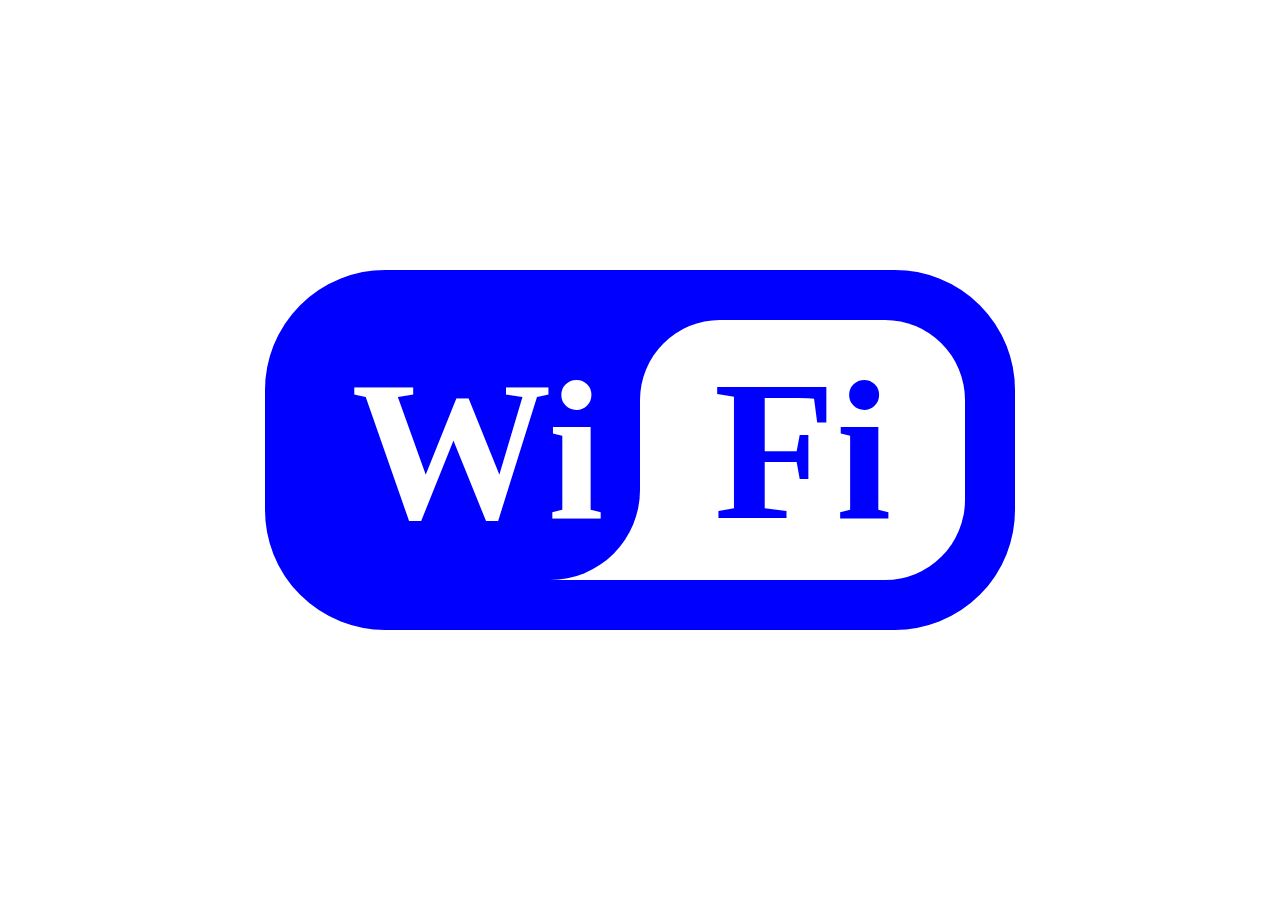
<file: WiFiButton/index.html>
<!DOCTYPE html>
<html lang="en">

<head>
    <meta charset="UTF-8">
    <meta name="viewport" content="width=device-width, initial-scale=1.0">
    <title>Document</title>
    <link rel="stylesheet" href="style.css">
</head>

<body>
    <div class="body">
        <div class="main">
            <div class="leftback">
                <div class="leftfront">Wi</div>
            </div>
            <div class="rightback">
                <div class="rightfront">Fi</div>
            </div>
        </div>
    </div>


</body>

</html>
</file>
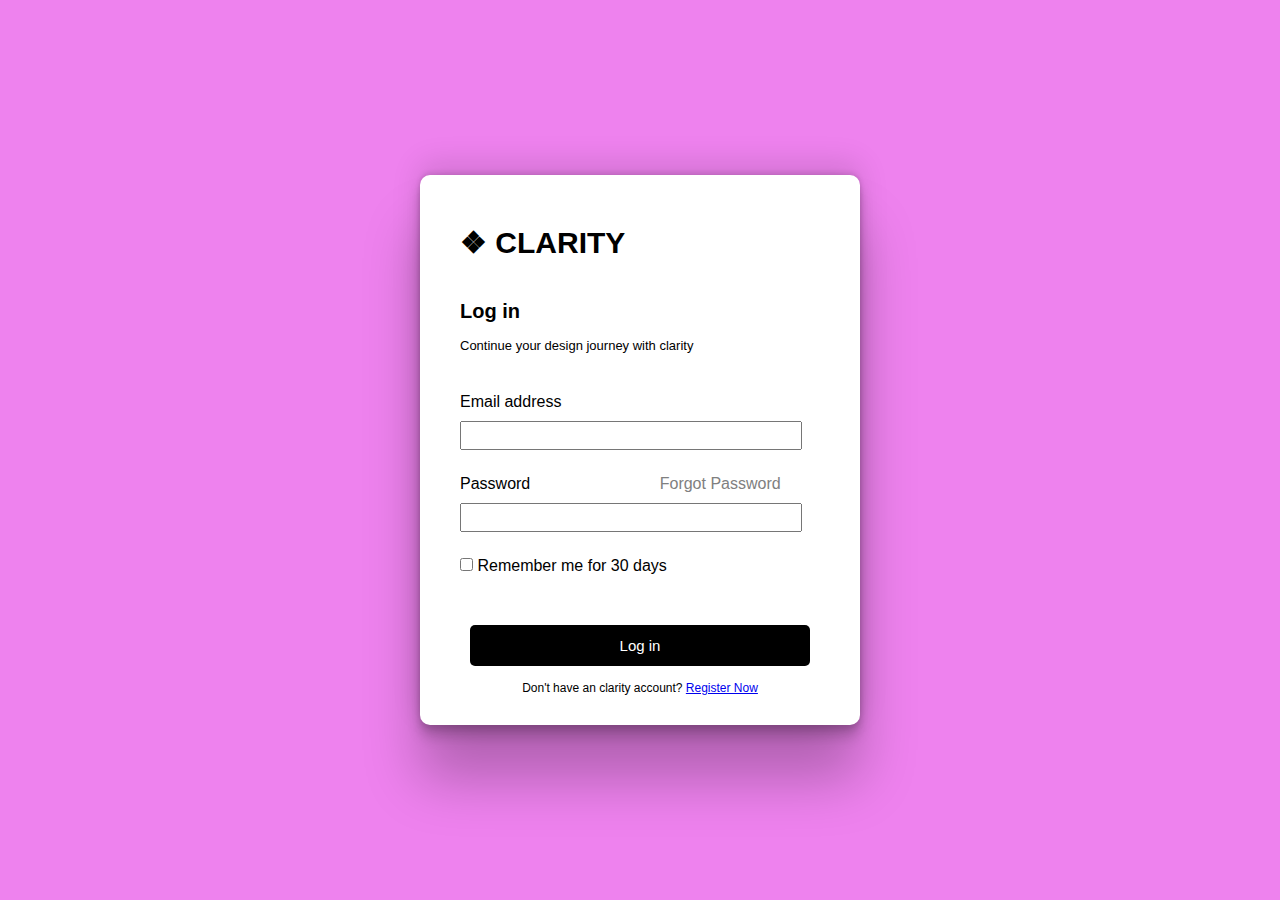
<file: LoginTask/task.html>
<!DOCTYPE html>
<html lang="en">

<head>
    <meta charset="UTF-8">
    <meta name="viewport" content="width=device-width, initial-scale=1.0">
    <title>Document</title>
    <link rel="stylesheet" href="task.css">
    <link rel="preconnect" href="https://fonts.googleapis.com">
<link rel="preconnect" href="https://fonts.gstatic.com" crossorigin>
<link href="https://fonts.googleapis.com/css2?family=Metrophobic&display=swap" rel="stylesheet">
</head>

<body>
    <div class="container">
        <div class="login">
            <h1 class="logo">&#10070; CLARITY</h1>
            <h4 class="loginlable">Log in</h4>
            <p class="discription">Continue your design journey with clarity</p>
            <div class="email"><label for="email">Email address</label></div>
            <div class="emailinput common"><input class="inp" type="email" id="email" required></div>
            <div class="password common"><label for="password">Password</label> <a class="forgot">Forgot Password</a></div>
            <div class="passwordinput common"><input class="inp" type="password" id="password"></div>
            <div class="checkbox"><input type="checkbox" id="check"><label for="check"> Remember me for 30 days</label></div>
            
            <div>
                
                <button>Log in</button>
            </div>
            <p class="reg">Don't have an clarity account? <a href="#">Register Now</a></p>
        </div>
    </div>
</body>

</html>
</file>
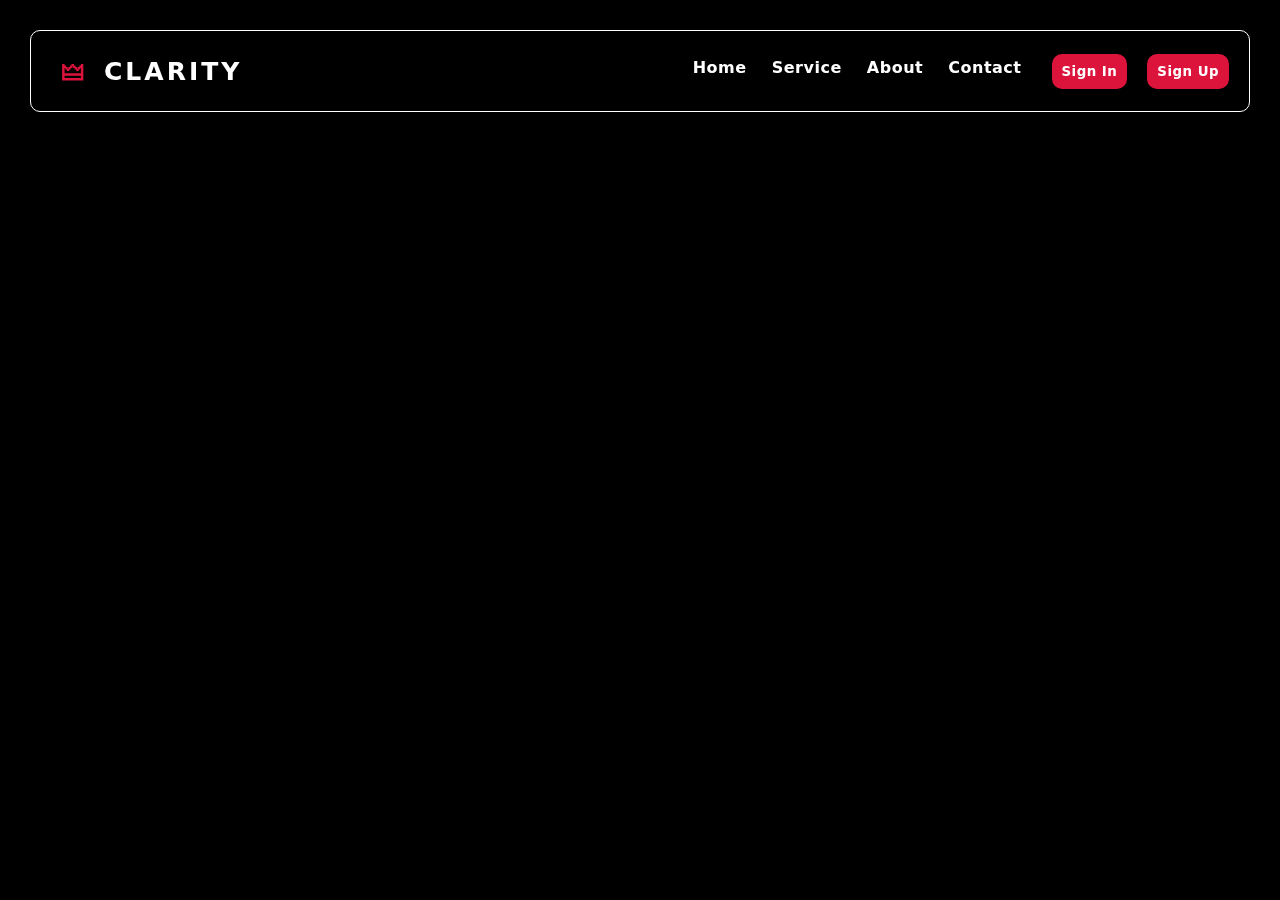
<file: NavBar/Navbar.html>
<!DOCTYPE html>
<html lang="en">

<head>
    <meta charset="UTF-8">
    <meta name="viewport" content="width=device-width, initial-scale=1.0">
    <title>Navigation Bar</title>
    <link rel="stylesheet" href="NavBar.css">
</head>

<body>
    <nav>
        <div class="navdiv">
            <div class="logo">
                <p><span>🜲</span>CLARITY</p>
            </div>
            <div class="right">
                <ul>
                    <li>Home</li>
                    <li>Service</li>
                    <li>About</li>
                    <li>Contact</li>
                </ul>

                <button class="signin">Sign In</button>
                <button class="signup">Sign Up</button>
            </div>
        </div>
    </nav>
</body>

</html>
</file>
<file: BootstrapCopy/index.css>
:root {
    --bd-purple: #4c0bce;
    --bd-violet: #712cf9;
    --bd-accent: #ffe484;
    --bd-violet-rgb: 112.520718, 44.062154, 249.437846;
    --bd-accent-rgb: 255, 228, 132;
    --bd-pink-rgb: 214, 51, 132;
    --bd-teal-rgb: 32, 201, 151;
    --bd-violet-bg: var(--bd-violet);
    --bd-toc-color: var(--bd-violet);
    --bd-sidebar-link-bg: rgba(var(--bd-violet-rgb), .1);
    --bd-callout-link: 10, 88, 202;
    --bd-callout-code-color: #ab296a;
    --bd-pre-bg: var(--bs-tertiary-bg);
}

* {
    margin: 0;
    padding: 0;
    box-sizing: border-box;
    font-family: system-ui, -apple-system, BlinkMacSystemFont, 'Segoe UI', Roboto, Oxygen, Ubuntu, Cantarell, 'Open Sans', 'Helvetica Neue', sans-serif;

}




nav {
    background-color: var(--bd-violet-bg);
    height: 65px;
    color: white;
    display: flex;
    justify-content: space-between;
    padding: 0 128px;
    position: fixed;
    top: 0;
    width: 100%;
    z-index: 1000;
    opacity: 0.97;
}





.logo-links {
    color: white;
    display: flex;
}

.logo {
    height: 100%;
    /* background-color: #ab296a; */
    display: flex;
    align-items: center;
}

.logo img {
    transition: all .3s ease-in-out;
}

.logo img:hover {
    cursor: pointer;
    transform: rotate(-10deg);
}

.nav-links ul {
    list-style: none;
    display: flex;
    justify-content: space-around;
    padding: 0;
    height: 100%;
    align-items: center;
}

.nav-links ul li:hover {
    cursor: pointer;
}


.nav-links ul li {
    display: inline-block;
    padding: 0 10px;
    height: 100%;
    line-height: 60px;
    text-align: center;
}

.nav-search {
    display: flex;
    align-items: center;
    justify-content: center;
    height: 100%;
    position: relative;
    left: -70px;
}

.nav-search input {
    height: 38px;
    width: 280px;
    padding: 0 8px 0 35px;
    background-color: #0000001A;
    border: 1px solid rgba(255, 255, 255, .4);
    border-radius: .375rem;
}



.nav-search input::placeholder {
    color: rgba(255, 255, 255, 0.74);
    opacity: 1;
    font-size: 17px;
}

.nav-search input:hover {
    background-color: #00000040;
    border: 1px solid white;
    transition: all .1s ease-in-out;
}


.nav-search svg {
    position: absolute;
    left: 8px;
}

.ctrl {
    color: #FFFFFFA6;
    width: 38.27px;
    height: 24px;
    background-color: #00000040;
    font-size: 9px;
    padding: 2px 4px;
    border: 1px solid rgba(255, 255, 255, .4);
    border-radius: .375rem;
    position: absolute;
    right: 8px;
}

.ctrl p {
    height: 100%;
    width: 100%;
    align-content: center;
}

.media-theme {
    display: flex;
    align-items: center;
    justify-content: center;
    height: 100%;
}

.vrline {
    width: 1px;
    height: 24px;
    background-color: rgba(255, 255, 255, .4);
    margin: 0 20px;
}

.version {
    height: 100%;
}

.versionp {
    height: 100%;
    width: 100%;
    align-content: center;
    margin-top: 20px;
}

.version-dd {
    width: 150px;
    border-radius: 10px;
    position: absolute;
    top: 70px;
    right: 120px;
    display: flex;
    flex-direction: column;
    background-color: white;
    box-shadow: rgba(0, 0, 0, 0.35) 0px 5px 15px;
    padding: 10px;
}



#versioncheck:checked~.version-dd {
    display: none;
}

.version-dd p {
    color: #000000;
}


.neww {
    background-color: var(--bd-violet);
    padding: 5px;
    border-radius: 5px;
    margin-left: -5px;
}

.theme-dd {
    width: 150px;
    border-radius: 10px;
    position: absolute;
    top: 70px;
    right: 10px;
    display: flex;
    flex-direction: column;
    background-color: white;
    box-shadow: rgba(0, 0, 0, 0.35) 0px 5px 15px;
    padding: 10px;
}

.theme-dd p {
    color: #000000;
}

#themecheck:checked~.theme-dd {
    display: none;
}

.media {
    display: flex;
    align-items: center;
    justify-content: center;
    gap: 10px;
}

.media svg {
    width: 17px;
    height: 17px;
    margin-left: 2px;
}

input[type=checkbox] {
    display: none;
}

.page1 {
    background-size: cover;
    background-position: center;
    width: 99vw;
    align-items: center;
    overflow-x: hidden;
}

.securityupdate {
    width: 100%;
    height: 36px;
    display: flex;
    justify-content: center;
    padding: 48px 0;
    margin-bottom: 12px;
    margin-top: 60px;
}


.securityupdate p {
    display: flex;
    align-items: center;
    height: 36px;
    width: 344.56px;
    background-color: #ffe484;
    padding: 8px 16px;
    border-radius: 50px;
    font-size: 16px;
    border-bottom: 1px solid #0000001A;
}

.logobig {
    width: 100%;
    display: flex;
    justify-content: center;
    margin-bottom: 16px;
}

.logobig img {
    width: 200px;
    height: 165px;
}

.slogan {
    width: 100%;
    display: flex;
    justify-content: center;
}

.slogan p {
    width: 848px;
    height: 128px;
    font-size: 64px;
    text-align: center;
    font-weight: 600;
    color: #000000;
    line-height: 64px;
}

.disc {
    width: 100%;
    display: flex;
    justify-content: center;
}

.disc p {
    width: 848px;
    height: 110px;
    font-size: 24px;
    text-align: center;
    font-weight: 400;
    color: #212529bf;
    /* line-height: 32px; */
}

.npm-docs {
    display: flex;
    justify-content: center;
    width: 100%;
    margin-top: 8px;
}

.npm-docs-div {
    display: flex;
    justify-content: center;
    width: 848px;
    height: 63.85px;
}

.npms {
    height: 100%;
    width: 301.26px;
    background-color: #21252913;
    position: relative;
    border-radius: 10px;
}

.npms p {
    height: 100%;
    width: 100%;
    display: flex;
    align-items: center;
    justify-content: center;
    font-size: 17.5px;
    font-family: monospace;
    padding: 8px 50px 8px 16px;
    border-radius: 10px;
    border: 1px solid #2125293a;
    color: #212529;
}

.npms svg {
    position: absolute;
    top: 22px;
    right: 22px;
    width: 20px;
    height: 20px;
}

.npms p span {
    margin: 0 8px;
    color: #084298;
}

.docs {
    height: 100%;
    width: 221.26px;
    background-color: #712cf9;
    position: relative;
    border-radius: 10px;
    margin-left: 16px;
}

.docs p {
    height: 100%;
    display: flex;
    align-items: center;
    justify-content: center;
    font-size: 20px;
    padding: 13px 32px;
    border-radius: 10px;
    color: white;
}

.docs svg {
    width: 20px;
    height: 20px;
    margin-right: 10px;
}

.versioncontrol {
    display: flex;
    justify-content: center;
    width: 100%;
    margin-top: 23px;
    gap: 8px;
    align-items: center;
}

.versioncontrol p {
    color: #212529bf;
}

.versioncontrol p a {
    color: #212529bf;
}

.ad {
    display: flex;
    justify-content: center;
    width: 100%;
}

.ad-inner {
    display: flex;
    width: 400px;
    height: 130px;
    padding: 15px;
    background-color: #f8f9fa;
}

.ad-inner p {
    width: 100%;
    height: 100%;
    font-size: 13px;
    padding-left: 15px;
    display: flex;
    justify-content: center;
    flex-direction: column;
}

.openclose {
    display: flex;
    justify-content: center;
    width: 100%;
    margin-top: 23px;
}

.openclose p {
    color: #712cf9;
    background-color: #712cf91A;
    padding: 16px;
    height: 72px;
    width: 72px;
    border-radius: 10px;
    font-size: 30px;
    display: flex;
    align-items: center;
    justify-content: center;
    margin: 48px 0 0 0;
    font-weight: 600;
}

.getstart {
    display: flex;
    justify-content: center;
    width: 100%;
}

.getstart p {
    width: 742px;
    height: 60px;
    font-size: 48px;
    color: #000000;
    text-align: center;
    font-weight: 600;
    margin-top: 25px;
}

.jump {
    display: flex;
    justify-content: center;
    width: 100%;
}

.jump p {
    width: 742px;
    height: 60px;
    font-size: 20px;
    color: #212529;
    text-align: center;
    font-weight: 400;
    margin-top: 16px;
}

.installguide {
    display: flex;
    justify-content: center;
    width: 100%;
}

.installguide p {
    width: 742px;
    height: 60px;
    font-size: 20px;
    color: #0D6efd;
    text-align: center;
    font-weight: 600;
    margin-top: 16px;
}

.links-main {
    display: flex;
    justify-content: center;
    width: 100%;
    margin-top: 48px;
    height: 470px;
}

.links-sub {
    width: 1320px;
}

.links-left {
    width: 660px;
    border-right: 1px solid #0000001A;
    height: 100%;
    padding: 24px 48px 24px 24px;
}

.links-right {
    width: 660px;
    height: 100%;
    padding: 24px 24px 24px 48px;

}

.links-left h2 {
    font-size: 28px;
    color: #000000;
    font-weight: 600;
}

.links-left p {
    font-size: 16px;
    color: #212529;
    padding-right: 48px;
}

.link1,
.link2 {
    display: flex;
    color: #212529;
    background-color: #f8f9fa;
    padding: 16px 20px;
    width: 586px;
    justify-content: space-between;
    align-items: center;
    margin-bottom: 20px;
    height: 78px;
    border-radius: 10px;
    border: 1px solid #0000001A;
    position: relative;
}

.link1 p,
.link2 p {
    font-size: 14px;
    color: #212529;
    height: 100%;
    padding: 0;
    margin: 0;
    display: flex;
    align-items: center;
}

.link1 p span,
.link2 p span {
    color: #084298;
    margin: 0 8px;
    font-family: monospace;
}

.links2 {
    display: flex;
}

.links2 p {
    width: 96%;
    overflow-y: hidden;
    font-size: 14px;
}

.clipboard {
    position: absolute;
    right: 15px;
    top: 20px;
}

.read {
    display: flex;
    justify-content: center;
    align-items: center;
    flex-direction: column;
    width: 100%;
    margin-top: 48px;
}

.read p:nth-child(1) {
    font-size: 24px;
    font-weight: 600;
}

.read p:nth-child(2) {
    font-size: 16px;
    color: #212529;
    margin-top: -10px;
}

.biz-kit {
    width: 1320px;
    margin: auto;
}

.customize {
    width: 1320px;
    margin: auto;
}

.customize p:nth-child(1) {
    font-size: 48px;
    font-weight: 600;
}

.customize p:nth-child(2) {
    font-size: 20px;
    color: #212529;
    width: 742px;
}

.customize a {
    color: #0D6efd;
    font-size: 20px;
    font-weight: 600;
}

.include {
    display: flex;
    justify-content: center;
    width: 1320px;
    margin: auto;
    margin-top: 50px;
}

.include-left p:nth-child(1) {
    font-size: 28px;
    font-weight: 600;
}

.include-right p:nth-child(1) {
    font-size: 28px;
    font-weight: 600;
}

.include-left p:nth-child(2) {
    font-size: 16px;
    color: #212529;
    margin-top: -10px;

}

.include-right p:nth-child(2) {
    font-size: 16px;
    color: #212529;
    margin-top: -10px;
}



.include-left {

    flex: 1;
}

.include-right {
    flex: 1;
}

.includelinks {
    display: flex;
    width: 1320px;
    margin: auto;
    margin-top: 30px;
}

.includelinks-left {
    flex: 1;
}

.includelinks-left-link {
    background-color: #f8f9fa;
    border: 1px solid #0000001A;
    border-radius: 10px;
    padding: 12px 20px;
    width: 90%;
}

.includelinks-left-link p {
    font-size: 14px;
    color: #212529;
    height: 100%;
    padding: 0;
    margin: 0;
    display: flex;
    align-items: center;
    font-family: monospace;
}

.includelinks-right {
    flex: 1;
}

.curly {
    width: 1320px;
    margin: auto;
}

.curly p:nth-child(1) {
    color: #d63384;
    background-color: #d633841a;
    width: 72px;
    height: 72px;
    border-radius: 10px;
    display: flex;
    align-items: center;
    justify-content: center;
    font-size: 33px;
    font-weight: 600;
}

.curly p:nth-child(2) {
    font-size: 48px;
    font-weight: 600;
    width: 832px;
    line-height: 56px;
}

.curly p:nth-child(3) {
    font-size: 20px;
    color: #212529;
    width: 832px;
}

.curly p:nth-child(4) {
    font-size: 20px;
    color: #0D6efd;
    width: 832px;
    font-weight: 500;
}

.components {
    display: flex;
    width: 1320px;
    margin: auto;
    margin-top: 50px;
    height: 72px;
    align-items: center;
}

.components svg:nth-child(1) {
    background-color: #dc35451a;
    color: #dc3545;
    height: 75px;
    width: 75px;
    padding: 16px;
    border-radius: 10px;
    margin-right: 16px;
}

.components svg:nth-child(2) {
    height: 30px;
    width: 30px;
    margin-right: 16px;
}

.components div {
    display: flex;
    justify-content: center;
    align-items: center;
    height: 72px;
    width: 72px;
    background-color: #0dcaf01a;
    border-radius: 10px;
    margin-right: 16px;
    color: #0dcaf0;
    font-size: 35px;
}

.nav-tab {
    width: 95%;
    height: 159px;
    border: 1px solid #0000001A;
    padding: 24px;
    border-radius: 10px;
}

.nav-round {
    height: 45px;
    width: 100%;
    background-color: #0D6efd;
    display: flex;
    justify-content: space-between;
    align-items: center;
    border-radius: 50px;
    padding: 3.5px;
}

.nav-round li {
    list-style: none;
    color: white;
    font-size: 16px;
    font-weight: 600;
    flex: 1;
    text-align: center;
}

.nav-round li:nth-child(1) {
    background-color: white;
    color: #0D6efd;
    padding: 8px 16px;
    border-radius: 50px;
}

.links-l {
    border-radius: 10px;
    border: 1px solid #0000001A;
    padding: 15px;
    max-width: 625px;
    margin-top: 20px;
    overflow-x: auto;
    position: relative;
    background-color: #f8f9fa;
}


.links-l p {
    font-size: 14px;
    text-wrap: nowrap;
    width: 90%;
    margin-top: -13px;
    font-family: monospace;

}

.links-l p span {
    font-size: 16px;
    text-wrap: nowrap;
    font-weight: 400;
    font-family: monospace;
}

.links-r {
    border-radius: 10px;
    border: 1px solid #0000001A;
    padding: 15px;
    max-width: 625px;
    margin-top: 20px;
    overflow-x: auto;
    background-color: #f8f9fa;
}

.links-r p {
    font-size: 14px;
    text-wrap: nowrap;
    width: 90%;
    margin-top: -13px;
    font-family: monospace;
}

.links-r p span {
    font-family: monospace;
    font-size: 16px;
    text-wrap: nowrap;
    font-weight: 400;
}

.plugins {
    width: 1320px;
    margin: auto;
}

.plugins svg:nth-child(1) {
    width: 75px;
    height: 75px;
    background-color: #ffc1071a;
    color: #ffc107;
    padding: 16px;
    border-radius: 10px;
    margin-right: 16px;
    margin-top: 70px;
}

.plugins h2 {
    font-size: 48px;
    font-weight: 600;
    width: 50%;
    line-height: 56px;
    margin-top: 20px;
}

.plugins p {
    font-size: 20px;
    color: #212529;
    width: 65%;
    margin-top: 30px;
}

.dropdown1 {
    padding: 24px;
    margin-bottom: 16px;
    border-radius: 10px;
    border: 1px solid #0000001A;
    width: 95%;
}

.plugins-right-main {
    display: grid;
    grid-template-columns: 1fr 1fr;
    gap: 10px;
    width: 90%;
    margin: auto;
    justify-content: center;
    align-items: center;
}

.pulgins-sub {
    margin-bottom: -5px;
}

.pulgins-sub h4 {
    font-size: 20px;
    color: #000000;
    font-weight: 600;
    margin-bottom: 15px;
}

.pulgins-sub p {
    font-size: 10px;
    color: #212529;
}

.hrline {
    width: 100%;
    height: 1px;
    background-color: #0000001A;
    margin: 20px 0;
    grid-column: span 2;
}

.icons {
    width: 1320px;
    margin: auto;
    margin-top: 100px;
    display: flex;
}

.icons div {
    flex: 1;
}

.head {
    font-size: 48px;
    font-weight: 600;
    width: 70%;
    line-height: 58px;
}

.paraa {
    font-size: 20px;
    color: #212529;
    width: 78%;
    margin-top: 10px;
}

#droplet {
    width: 64px;
    height: 64px;
    background-color: #712cf91a;
    color: #712cf9;
    padding: 16px;
    border-radius: 10px;
    margin-right: 16px;
    margin-bottom: 25px;
}

footer {
    width: 100%;
    height: 400px;
    padding: 48px 16px;
    background-color: #f8f9fa;
    margin-top: 150px;
}

.footer-sub {
    display: flex;
    width: 1320px;
    margin: auto;
}



.footer-div-1 {
    flex: 1.5;
    padding: 20px;

}

.footer-div-2 {
    flex: 1.5;
    padding: 20px;

}


.footer-div-3 {
    flex: 1;
    padding: 20px;

}

.footer-div-4 {
    flex: 1;
    padding: 20px;

}

.footer-div-5 {
    flex: 1;
    padding: 20px;
}

footer ul {
    list-style: none;
    padding: 0;
    margin: 0;
}

footer ul li {
    margin-bottom: 10px;
}

@media screen and (max-width: 1400px) {
    nav {
        padding: 0 10px;
    }


}

@media screen and (max-width: 1200px) {
    .nav-search input {
        width: 200px;
    }

    .slogan .slogan-para {
        width: 600px;
        font-size: 60px;
    }

    .disc p {
        width: 600px;
        margin-bottom: 50px;
    }

    .links-main {
        width: 80%;
        display: flex;
        justify-content: center;
    }
    .links-left{
        margin-top: 300px;
    }
    .links-sub{
        flex-direction: column;
        justify-content: center;
        height: auto;
    }
}

@media screen and (max-width: 1025px) {}

@media screen and (max-width: 1000px) {
    .nav-links {
        display: none;
    }

    .nav-search {
        display: none;
    }

    .media-theme {
        display: none;
    }

    .logo {
        width: 215vh;
        display: flex;
        justify-content: center;
    }

}

@media screen and (max-width: 800px) {
    .slogan .slogan-para {
        width: 70%;
        font-size: 40px;
        line-height: 45px;
        margin-bottom: 0;
    }

    .disc p {
        width: 100%;
        font-size: 16px;
        margin-top: -20px;
        padding: 20px;
    }
}

@media screen and (max-width: 700px) {
    .npm-docs-div {
        flex-direction: column;
        align-items: center;
        gap: 20px;
    }

    .docs {
        width: 60%;
        margin: 0;
        margin-bottom: 80px;
    }

    .npms {
        width: 60%;
        margin-top: 30px;
    }

    .getstart p {
        width: 100%;
        font-size: 25px;
        margin: 10px 0;
    }

    .jump p {
        width: 100%;
        font-size: 16px;
        margin-top: -20px;
        padding: 15px;
    }
}
</file>
<file: Converter/style.css>
*{
    padding: 0;
    margin: 0;
    box-sizing: border-box;
    font-family: sans-serif;
}

body{
    display: flex;
    justify-content: center;
    align-items: center;
    height: 100vh;
    background-color: #E58F65;
    gap: 20px;
}

.main{
    background-color: #F9E784;
    display: flex;
    gap: 20px;
    border-radius: 10px;
    justify-content: center;
    align-items: center;
    box-shadow: rgba(0, 0, 0, 0.25) 0px 54px 55px, rgba(0, 0, 0, 0.12) 0px -12px 30px, rgba(0, 0, 0, 0.12) 0px 4px 6px, rgba(0, 0, 0, 0.17) 0px 12px 13px, rgba(0, 0, 0, 0.09) 0px -3px 5px;
}
.main2{
    background-color:#D05353;
    display: flex;
    gap: 20px;
    border-radius: 10px;
    justify-content: center;
    align-items: center;
    box-shadow: rgba(0, 0, 0, 0.25) 0px 54px 55px, rgba(0, 0, 0, 0.12) 0px -12px 30px, rgba(0, 0, 0, 0.12) 0px 4px 6px, rgba(0, 0, 0, 0.17) 0px 12px 13px, rgba(0, 0, 0, 0.09) 0px -3px 5px;
}

.container{
    /* margin-right: 10px; */
    display: flex;
    flex-direction: column;
    padding: 30px 20px;
    gap: 10px;
    width: 100%;
    align-items: center;
    justify-content: center;
}

.container2{
    /* margin-right: 10px; */
    display: flex;
    flex-direction: column;
    padding: 30px 20px;
    gap: 10px;
    width: 100%;
    align-items: center;
    justify-content: center;
}

.h1con{
    font-size: 18px;
    font-weight: bold;
}

.inputcon{
    width: 70%;
    padding: 10px 10px;
    font-size: 17px;
    border: 1px solid #191919;
    border-radius: 5px;
    background-color: #F1E8B8;
}
.submit{
    width: 60%;
    padding: 10px 20px;
    border: 0;
    border-radius: 5px;
    background-color: #D05353;
    color: white;
    font-weight: bold;
    font-size: 16px;
}

.submit:hover{
    background-color: #d17272;
}
.submit2{
    width: 60%;
    padding: 10px 20px;
    border: 0;
    border-radius: 5px;
    background-color:#F9E784;
    color: black;
    font-weight: bold;
    font-size: 16px;
}

.submit2:hover{
    background-color: #ebe5c9;
}
#result{
    width: 100%;
    height: 50px;
    font-size: 16px;
    display: flex;
    justify-content: center;
    align-items: center;
    font-weight: 900;
}
</file>
<file: DigitalClock/style.css>
*{
    margin: 0;
    padding: 0;
    box-sizing: border-box;
}
body {
    background: #00751d;
    background: linear-gradient(160deg, rgba(0, 117, 29, 1) 19%, rgba(0, 157, 189, 1) 100%);
}

.container {
    width: 100%;
    height: 100vh;
    display: flex;
    justify-content: center;
    align-items: center;
    flex-direction: column;
}

.clock {
    font-size: 7em;
    border: 5px solid;
    width: fit-content;
    padding: 20px 70px;
    display: flex;
    color: white;
    border-radius: 200px;
    align-items: center;
}

.date {
    font-size: 2rem;
    margin-top: 20px;
    color: white;
}

#period {
    font-size: 2rem;
    margin-top: 50px;
    margin-left: 10px;
}
</file>
<file: IndianExpressCopy/style.css>
@import url('https://fonts.googleapis.com/css2?family=Metrophobic&family=Poppins:ital,wght@0,100;0,200;0,300;0,400;0,500;0,600;0,700;0,800;0,900;1,100;1,200;1,300;1,400;1,500;1,600;1,700;1,800;1,900&family=Roboto:ital,wght@0,100..900;1,100..900&display=swap');
@import url('https://fonts.googleapis.com/css2?family=Edu+AU+VIC+WA+NT+Arrows:wght@400..700&family=Metrophobic&family=Poppins:ital,wght@0,100;0,200;0,300;0,400;0,500;0,600;0,700;0,800;0,900;1,100;1,200;1,300;1,400;1,500;1,600;1,700;1,800;1,900&family=Roboto:ital,wght@0,100..900;1,100..900&display=swap');
* {
    margin: 0;
    padding: 0;
    box-sizing: border-box;
    font-family:"Roboto", sans-serif;
}

.main {
    /* background-color: aqua; */
    width: 90%;
    margin: auto;
}

.line1 {
    /* background-color: aquamarine; */
    margin-top: 10px;
    width: 100%;
    display: flex;
    justify-content: space-between;
}

.menuandsearch {
    width: 20%;
    background-color: aqua;
    height: max-content;
    justify-content: space-between;
}

.menu {
    background-color: rgb(231, 230, 230);
    padding: 8px;
    display: flex;
    align-items: center;
    border-radius: 3px;
}

.search {
    background-color: rgb(231, 230, 230);
    padding: 10px;
    display: flex;
    align-items: center;
    border-radius: 3px;
    margin-left: 8px;
}

.menu span {
    margin-left: 10px;
}

.language {
    margin-left: 140px;
}

.language ul {
    list-style: none;
    display: flex;
    align-items: center;
    flex: 3;
    /* background-color: aqua; */
    width: 60%;
}

.language ul li {
    margin: 0 5px;
    font-size: 13px;
}

.line1 div {
    display: flex;
}

.media {
    width: 20%;
    display: flex;
    align-items: center;
}

.media a {
    text-decoration: none;
    color: white;
    background-color: #005AAC;
    padding: 7px 12px;
    border-radius: 3px;
    align-items: center;
    font-size: 12px;
    /* margin-right: 10px; */
}

.fa-envelope-open {
    margin-left: 7px;
}

.fa-brands {
    font-size: 10px;
    margin-left: 15px;
    border: 1px solid rgb(107, 106, 106);
    padding: 5px;
    border-radius: 50%;
    color: rgb(107, 106, 106);
}

.line2 {
    width: 100%;
    margin-top: 20px;
    display: flex;
}

.edition {
    flex: 1;
    /* background-color: aqua; */
    display: flex;
    align-items: center;
}

.edi {
    font-size: 13px;
    display: flex;
    align-items: center;
}

.fa-caret-down{
    margin-left: 32px;
}

.date span {
    font-weight: 500;
    font-size: 13px;
    margin-right: 6px;
}

.date a {
    text-decoration: none;
    color: black;
    font-size: 12px;
    margin: 6px;
}


.logo {
    text-align: center;
    flex: 1;
}

.logodiv p{
    /* background-color: aqua; */
    text-transform: uppercase;
    font-family: 'Times New Roman', Times, serif;
    letter-spacing: -0.1px;
    margin-top: -6px;
    font-size: 15px;
}


.empty {
    flex: 1;
}

.line3 {
    width: 100%;
    display: flex;
    justify-content: space-between;
    border-top: 1px solid rgb(112, 109, 109);
    border-bottom: 1px solid rgb(112, 109, 109);
    padding: 10px 0;
    margin-top: 15px;
}

.list ul {
    list-style: none;
    display: flex;
    justify-content: space-between;
    align-items: center;
}

.list ul li {
    font-size: 13px;
    margin: 0 10px;
}

.list ul li:nth-child(5){
    background-color: #d70000;
    padding: 1px 5px;
    color: white;
    font-size: 15PX;
    font-family: "Edu AU VIC WA NT Arrows";
    border-radius: 3px;
    font-weight: 800;
}

.list ul li:hover{
    color: red ;
    cursor: pointer;
}

.Sub{
    background-color: #ffb900;
    padding: 5px 10px;
    border-radius: 4px;
    margin-right: 10px;
    padding-bottom: 7px;

}

.signin{
    background-color: #3b4057;
    color: white;
    padding: 5px 10px;
    padding-bottom: 7px;
    border-radius: 4px;
    margin-right: 10px;
}

.line4 {
    width: 100%;
    display: flex;
    justify-content: center;
    margin: 3px 0;
    border-top: 1px solid  rgb(112, 109, 109);
    border-bottom: 1px solid  rgb(112, 109, 109);
    padding: 10px 0;
}

.line4 ul {
    list-style: none;
    display: flex;
    justify-content: space-between;
}

.line4 ul li {
    background-color: #efefef;
    margin: 0 10px;
    font-size: 13px;
    padding: 4px 12px;
    border-radius: 3px;
}

.line4 ul li:hover{
    color: red;
    cursor: pointer;
}
.line4 ul li:nth-child(1){
    font-weight: 500;
    color: #d70000;
    background-color: white;
}
.line4 ul li:nth-child(3){
    background-color: #d70000;
    color: white;
    padding: 4px 012px;
}
</file>
<file: LoginTask2/style.css>
@import url('https://fonts.googleapis.com/css2?family=Metrophobic&family=Poppins:ital,wght@0,100;0,200;0,300;0,400;0,500;0,600;0,700;0,800;0,900;1,100;1,200;1,300;1,400;1,500;1,600;1,700;1,800;1,900&display=swap');

* {
    margin: 0;
    padding: 0;
    box-sizing: border-box;
    font-family: 'Segoe UI', Tahoma, Geneva, Verdana, sans-serif;
    /* font-family: "Metrophobic", sans-serif; */
}

.body {
    background: #404091;
    background: linear-gradient(40deg, rgb(64, 117, 145) 0%, rgba(177, 187, 224, 1) 56%);
    justify-content: center;
    align-items: center;
    height: 100vh;
    width: 100%;
    display: flex;
}

.maincontainer {
    background-color: white;
    width: 700px;
    height: 490px;
    box-shadow: rgba(0, 0, 0, 0.35) 0px 5px 15px;
    border-radius: 8px;
    display: flex;
    padding: 12px;
    padding-left: 30px;
}


@media screen and (max-width: 768px) {
    .maincontainer{
        width: 350px;
    }

    .mainright{
        display: none;
    }
}

.mainleft {
    /* height: 100%; */
    flex: 1;
    border-radius: 8px;
    /* padding: 20px; */
    margin: 20px 30px 20px 10px;
    padding-right: 10px;
}

.mainright {
    flex: 1.2;
    background-color: aqua;
    border-radius: 8px;
}

.mainright img {
    width: 100%;
    height: 100%;
    border-radius: 8px;
}

.logodiv {
    margin-top: -15px;
    /* background-color: violet; */
    display: flex;
    align-items: end;
}

.logo {
    height: 30px;
}

.logotext {
    font-weight: 500;
    font-size: 25px;
    margin-left: 7px;
    margin-bottom: -4px;
    color: #7372da;
}

.welcometext {
    font-size: 32px;
    font-weight: bold;
    margin-top: 20px;
}

.welcome p {
    margin-top: 2px;
    font-size: 13px;
    color: gray;
}

.emaildiv,
.passworddiv {
    display: flex;
    flex-direction: column;
}

.emaildiv label,
.passworddiv label {
    position: relative;
    background-color: white;
    padding: 0 5px;
    margin-left: 10px;
    bottom: -17px;
    display: inline;
    width: fit-content;
    font-size: 14px;
}

.emaildiv input,
.passworddiv input {
    width: 100%;
    height: 40px;
    border-radius: 10px;
    border: 1px solid #797777;
    padding: 22px 10px;
    margin-top: 10px;
}

.emaildiv input::placeholder,
.passworddiv input::placeholder {
    color: #797777;
    font-size: 12px;
}

.forgot {
    text-align: right;
    margin-top: 10px;
    margin-bottom: 4px;
    font-size: 13px;
    font-weight: 500;
}

.forgot a {
    text-decoration: none;
    color: black;
}

.login button {
    width: 100%;
    height: 40px;
    border-radius: 10px;
    border: none;
    background-color: #3e3cf4;
    color: white;
    font-size: 14px;
    font-weight: 600;
    margin-top: 10px;
}

.line {
    margin-top: 20px;
    /* position: relative; */
}

.or {
    text-align: center;
    margin-top: 10px;
    font-size: 12px;
    color: rgb(63, 62, 62);
}

.or p {
    position: relative;
    top: -10px;
    background-color: white;
    display: inline;
    padding: 6px;
}

.loginwithgoogle button {
    width: 100%;
    height: 40px;
    border-radius: 10px;
    border: 1px solid #504f4f;
    background-color: white;
    color: black;
    font-size: 14px;
    font-weight: 490;
    align-items: center;
    display: flex;
    justify-content: center;
}

.loginwithgoogle button img {
    width: 18px;
    height: 18px;
    margin-right: 10px;
}

.reg {
    font-weight: 500;
    text-align: center;
    margin-top: 8px;
    font-size: 13px;
    color: rgb(104, 102, 102);
}

.reg a {
    color: #7372da;
    font-weight: 500;
}
</file>
<file: MyTask-Task/style.css>
* {
    margin: 0;
    padding: 0;
    box-sizing: border-box;
    font-family: 'Segoe UI', Tahoma, Geneva, Verdana, sans-serif;
}

.body {
    background: #404091;
    background: linear-gradient(4deg, rgb(64, 117, 145) 0%, rgba(177, 187, 224, 1) 56%);
    justify-content: center;
    align-items: center;
    height: 100vh;
    width: 100%;
    display: flex;
}

.main {
    background-color: white;
    width: 330px;
    height: 680px;
    border-radius: 30px;
    border: 12px solid rgb(179, 178, 178, 0.5);
    display: flex;
    flex-direction: column;
}

.header {
    /* flex: 1; */
    display: flex;
    justify-content: space-between;
    align-items: center;
    height: 85px;
    padding: 5px 20px;
    font-size: 22px;
    font-weight: 600;
    letter-spacing: 0.2px;
}

.date {
    font-size: 13px;
    font-weight: 500;
    color: grey;
    display: flex;
    align-items: center;
    justify-content: space-between;
    padding: 0 20px;
}

.date i {
    background: #47ffb5;
    background: linear-gradient(180deg, rgba(71, 255, 181, 1) 0%, rgba(2, 108, 189, 1) 100%);
    font-size: 30px;
    background-clip: text;
    color: transparent;
}

.taskremider {
    background-color: rgb(206, 238, 243, 0.28);
    margin: 20px 20px 0 20px;
    border-radius: 5px;
    height: 110px;
    color: rgb(95, 94, 94);
    font-size: 13px;
    /* align-items: center; */
    /* justify-content: center; */
    display: flex;
    flex-direction: column;
}

.border {
    background: linear-gradient(180deg, rgba(71, 255, 181, 1) 0%, rgba(2, 108, 189, 1) 100%);
    border-radius: 6px;
    width: 7px;
    height: 110px;
    position: absolute;

}

.taskremider h3 {
    font-size: 17px;
    color: rgb(129, 128, 128);
    padding: 15px 30px 5px;
}

.Desc {
    padding: 0 30px;
    font-size: 12px;
    color: rgba(76, 76, 76, 0.5);

}

.taskremider1 {
    display: flex;
    width: 100%;
    padding: 20px 95px 0px 30px;
    color: rgba(76, 76, 76, 0.5);
    justify-content: space-between;
}

.taskstatus {
    /* background-color: antiquewhite; */
    margin: 15px 20px 0 20px;
}

.todo,
.completed,
.inprogress {
    /* background-color: rgb(64, 117, 145); */
    display: flex;
    align-items: center;
    gap: 15px;
    /* padding-left: 8px; */
    margin-bottom: 22px;
    margin-top: 5px;
    /* justify-content: center; */
}

.todo .fa-clock-o {
    background-color: rgb(235, 230, 230);
    border-radius: 50%;

    padding: 12px;
    font-size: 16px;
}

.inprogress .fa-spinner {
    background-color: rgb(80, 220, 164);
    border-radius: 50%;
    padding: 12px;
    font-size: 16px;
    color: white;
}

.completed .fa-check {
    background-color: rgb(40, 90, 118);
    border-radius: 50%;
    padding: 12px;
    font-size: 16px;
    color: white;
}

.statusHead {
    font-size: 15px;
    color: rgb(86, 84, 84);
    font-weight: 700;
    letter-spacing: .5px;
}

.dot {
    font-size: 5px;
    background: #47ffb5;
    background: linear-gradient(180deg, rgb(80, 220, 164) 0%, rgba(2, 108, 189, 1) 100%);
    background-clip: text;
    color: transparent;
    margin: 0 5px;
}

.fa-circle {

    font-size: 10px;

}

.status {
    font-size: 13px;
    margin-top: 5px;
    color: grey;
}

.categories {
    /* background-color: antiquewhite; */
    padding: 0 20px;
}

.category,
.category2 {
    display: flex;
    font-size: 14px;
    justify-content: space-between;
    /* border: 1px solid rgb(171, 169, 169); */
}

.category p,
.category2 p {
    border: 1px solid rgb(224, 221, 221);
    padding: 5px 10px;
    border-radius: 15px;
    margin-bottom: 5px;
    margin-top: 8px;
    color: rgb(86, 84, 84);
    font-size: 13px;
}

.categories h3{
    color: rgb(86, 84, 84);
    font-size: 23px;
    margin-bottom: 5px;
}

.category2 p:nth-child(2) {
    margin-right: 25px;
}


.btn {
    /* background-color: antiquewhite; */
    height: 50px;
    align-content: center;
    padding: 0 20px;
}

.createButton {
    height: 40px;
    width: 100%;
    border-radius: 5px;
    border: none;
    background: linear-gradient(180deg, rgba(71, 255, 181, 1) 0%, rgb(1, 68, 120) 100%);
    color: white;
    font-size: 17px;
    /* font-weight: 600; */
    cursor: pointer;
    margin-top: 15px;
    /* padding: 10px 0; */
    /* margin-bottom: 10px; */
}
</file>
<file: PintrestCopy/style.css>
*{
    margin: 0;
    padding: 0;
    box-sizing: border-box;
}

body{
    font-family: pinsan, sans-serif;
    background : linear-gradient(to top, rgba(0, 0, 0, .5)50%, rgba(0, 0, 0, .5)50%), url(PintrestBg.png);
    background-size: cover;
    align-content: center;
    height: 100vh;
}

.container{
    box-shadow: rgba(0, 0, 0, 0.35) 0px 5px 15px;
    background-color: white;
    margin: auto;
    width: 450px;
    border-radius: 20px;
    text-align: center;
    /* padding: 20px 80px; */
}

h1{
    /* background-color: aqua; */
    font-size: 34px;
    font-weight: 700;
    margin: 25px 0;
}

form{
    padding: 0 90px;
}

.logo{
    margin-top: 35px;
    width: 40px;
    height: 40px;
}

.email{
    margin-top: 25px;
    display: block;
    text-align: left;
    margin-left: 5px;
    font-size: 14px;
}

.emailinput{
    margin-top: 5px;
    width: 100%;
    font-size: 15px;
    padding: 12px 12px 12px 16px;
    border-radius: 15px;
    border: 1px solid grey;
}

.password{
    margin-top: 10px;
    margin-left: 5px;
    text-align: left;
    display: block;
}

.passwordinput{
    margin-top: 5px;
    width: 100%;
    font-size: 15px;
    padding: 12px 36px 12px 16px;
    border-radius: 15px;
    border: 1px solid grey;
}

.passwordinput::placeholder{
    color: rgb(156, 154, 154);
}
.forgot{
    margin: 10px 5px;
    text-align: left;
}
.forgot a{
    
    font-size: 14px;
    color: #215D82;
    text-decoration: none;
}
.loginbutton{
    width: 100%;
    background-color: crimson;
    border: none;
    border-radius: 15px;
    color: white;
    font-weight: 700;
    padding: 12px 6px;
}

.or{
    margin: 10px 0;
}
.facebookbutton{
    width: 100%;
    background-color: #1877F2 ;
    border: none;
    border-radius: 5px;
    color: white;
    font-size: 16px;
    font-weight: 700;
    padding: 12px 6px;
}

.googlebutton{
    width: 100%;
    background-color: rgb(206, 200, 200) ;
    border: none;
    border-radius: 5px;
    color: rgb(73, 72, 72);
    font-size: 16px;
    font-weight: 700;
    padding: 12px 6px;
}

.fa-brands{
    margin-right: 30px;
    font-size: 20px;
}
</file>
<file: QR/style.css>
*{
    padding: 0;
    margin: 0;
    box-sizing: border-box;
}

.body{
    display: flex;
    width: 100%;
    height: 100vh;
    align-items: center;
    justify-content: center;
    background-color: black;
}

.main{
    background-color: transparent;
    height: 460px;
    width: 460px;
    border: 20px solid white;
    display: grid;
    grid-template-rows: repeat(21,1fr);
    grid-template-columns: repeat(21,1fr);
    gap: 0px;
}

.main div{
    background-color: white;
    width: 20px;
    height: 20px;
    /* border: 1px solid; */
}

.main .class-1 ,
.main .class-2,
.main .class-3,
.main .class-4,
.main .class-5,
.main .class-6,
.main .class-7,
.main .class-9,
.main .class-13,
.main .class-15,
.main .class-16,
.main .class-17,
.main .class-18,
.main .class-19,
.main .class-20,
.main .class-21,
.main .class-22,
.main .class-28,
.main .class-36,
.main .class-42,
.main .class-43,
.main .class-49,
.main .class-51,
.main .class-55,
.main .class-57,
.main .class-59,
.main .class-60,
.main .class-61,
.main .class-63,
.main .class-45,
.main .class-46,
.main .class-47,
.main .class-64,
.main .class-66,
.main .class-67,
.main .class-68,
.main .class-70,
.main .class-74,
.main .class-78,
.main .class-80,
.main .class-81,
.main .class-82,
.main .class-84,
.main .class-85,
.main .class-87,
.main .class-88,
.main .class-89,
.main .class-91,
.main .class-93,
.main .class-94,
.main .class-95,
.main .class-97,
.main .class-99,
.main .class-101,
.main .class-102,
.main .class-103,
.main .class-105,
.main .class-106,
.main .class-112,
.main .class-115,
.main .class-117,
.main .class-118,
.main .class-120,
.main .class-126,
.main .class-127,
.main .class-128,
.main .class-129,
.main .class-130,
.main .class-131,
.main .class-132,
.main .class-133,
.main .class-135,
.main .class-137,
.main .class-139,
.main .class-141,
.main .class-142,
.main .class-143,
.main .class-144,
.main .class-145,
.main .class-146,
.main .class-147,
.main .class-156,
.main .class-159,
.main .class-158,
.main .class-175,
.main .class-174,
.main .class-179,
.main .class-180,
.main .class-181,
.main .class-183,
.main .class-185,
.main .class-187,
.main .class-189,
.main .class-206,
.main .class-207,
.main .class-208,
.main .class-227,
.main .class-228,
.main .class-229,
.main .class-230,
.main .class-248,
.main .class-249,
.main .class-250,
.main .class-270,
.main .class-291,
.main .class-272,
.main .class-273,
.main .class-293,
.main .class-314,
.main .class-356,
.main .class-398,
.main .class-440,
.main .class-399,
.main .class-332,
.main .class-333,
.main .class-334,
.main .class-353,
.main .class-355,
.main .class-376,
.main .class-395,
.main .class-417,
.main .class-418,
.main .class-434,
.main .class-435,
.main .class-436,
.main .class-437,
.main .class-413,
.main .class-414,
.main .class-415,
.main .class-392,
.main .class-393,
.main .class-371,
.main .class-391,
.main .class-432,
.main .class-430,
.main .class-409,
.main .class-389,
.main .class-367,
.main .class-369,
.main .class-421,
.main .class-422,
.main .class-423,
.main .class-424,
.main .class-425,
.main .class-426,
.main .class-427,
.main .class-381,
.main .class-382,
.main .class-383,
.main .class-360,
.main .class-361,
.main .class-362,
.main .class-339,
.main .class-340,
.main .class-341,
.main .class-295,
.main .class-296,
.main .class-297,
.main .class-298,
.main .class-299,
.main .class-300,
.main .class-301,
.main .class-316,
.main .class-322,
.main .class-337,
.main .class-343,
.main .class-358,
.main .class-364,
.main .class-379,
.main .class-385,
.main .class-400,
.main .class-406,
.main .class-324,
.main .class-190,
.main .class-192,
.main .class-194,
.main .class-197,
.main .class-199,
.main .class-201,
.main .class-202,
.main .class-204,
.main .class-225,
.main .class-221,
.main .class-222,
.main .class-223,
.main .class-224,
.main .class-211,
.main .class-212,
.main .class-213,
.main .class-214,
.main .class-215,
.main .class-216,
.main .class-217,
.main .class-218,
.main .class-219,
.main .class-232,
.main .class-233,
.main .class-254,
.main .class-236,
.main .class-237,
.main .class-257,
.main .class-259,
.main .class-240,
.main .class-242,
.main .class-243,
.main .class-244,
.main .class-261,
.main .class-262,
.main .class-265,
.main .class-267,
.main .class-266,
.main .class-282,
.main .class-283,
.main .class-284,
.main .class-285,
.main .class-288,
.main .class-304,
.main .class-305,
.main .class-306,
.main .class-308,
.main .class-310,
.main .class-326,
.main .class-327,
.main .class-328,
.main .class-329,
.main .class-349
{
    background-color: black;
}
</file>
<file: WhatsAppCopy/style.css>
* {
    padding: 0;
    margin: 0;
    box-sizing: border-box;
    font-family: 'Lucida Sans', 'Lucida Sans Regular', 'Lucida Grande', 'Lucida Sans Unicode', Geneva, Verdana, sans-serif;
    background-color: #161717;
    user-select: none;
    scrollbar-width: none;
}


.container {
    display: flex;
    width: 100%;
    height: 100vh;
    background-color: #161717;
}

.sidepannel {
    height: 100%;
    min-width: 50px;
    padding: 10px 12px;
    display: flex;
    flex-direction: column;
    gap: 22px;
    align-items: center;
}

.sidepannelslide {
    height: 100vh;
    width: 200px;
    position: absolute;
    z-index: 4;
    top: 0;
    left: -200px;
    background-color: #333434;
    display: flex;
    flex-direction: column;
    gap: 20px;
    padding: 15px;
    padding-top: 80px;
    transition: 0.5s;
}

.sidepannelslide label {
    background-color: transparent;
}

.ccs {
    padding: 5px 10px;
    border-radius: 5px;
    align-content: center;
    height: 40px;
}

.ccs:hover {
    background-color: #424443;
    cursor: pointer;
}

.metaai:hover {
    cursor: pointer;
}

.menubar:hover {
    cursor: pointer;
}

#menuoverlay {
    background-color: transparent;
    height: 100%;
    width: 100%;
    position: absolute;
    z-index: 3;
    top: 0;
    display: none;
}

.sidepannelslide p {
    background-color: transparent;
    color: white;
    align-content: center;
    align-items: center;
}

.sidepannelslide img {
    background-color: transparent;
    margin-right: 10px;
}

.ai {
    height: 100%;
    justify-content: space-between;
    display: flex;
    flex-direction: column;
    gap: 22px;
}

.archive {
    display: flex;
    flex-direction: column;
    gap: 22px;
    margin-bottom: 0px;
}

.pannel {
    height: 100%;
    display: flex;
    flex-direction: column;
    gap: 22px;
    justify-content: space-between;
}

.settings {
    display: flex;
    flex-direction: column;
    gap: 22px;
    align-items: center;
}

.settingss:hover {
    cursor: pointer;
}

#pro:checked~.profilebox {
    left: -620px;
}

.profilebox {
    height: 500px;
    width: 450px;
    position: absolute;
    background-color: #333434;
    box-shadow: rgba(0, 0, 0, 0.35) 0px 5px 15px;
    left: 62px;
    bottom: 10px;
    z-index: 6;
    border-radius: 10px;
    transition: 0.3s ease-in-out;
    display: flex;
}

#profileouter {
    width: 99%;
    height: 99%;
    z-index: 5;
    position: absolute;
    top: 0;
    right: 0;
    background-color: transparent;
    display: none;
}

.profilebox .left {
    width: 35%;
    height: 100%;
    border-radius: 10px;
    background-color: #333434;
    border-bottom-right-radius: 0;
    border-top-right-radius: 0;
}

.profilebox .right {
    flex: 1;
    height: 100%;
    background-color: #232323;
    border-radius: 10px;
    border-bottom-left-radius: 0;
    border-top-left-radius: 0;
    padding: 10px 15px;
    color: white;
}

.righttop {
    background-color: transparent;
    padding-bottom: 10px;
    border-bottom: 1px solid #4f5050;
}

.right img {
    border-radius: 50%;
    padding: 5px;
}

.right p,
.right h2 {
    background-color: transparent;
    margin: 10px 0;

}

.logout {
    background-color: rgb(79, 78, 78);
    padding: 8px 20px;
    border: 0;
    border-radius: 3px;
    margin-top: 20px;
    color: rgb(253, 124, 124);
}

.logout:hover {
    background-color: rgb(252, 12, 12);
    color: rgb(255, 255, 255);
    cursor: pointer;
}

.left .ul {
    list-style: none;
    color: white;
    background-color: transparent;
    font-size: small;
}

.left .ul li {
    margin-top: 10px;
    margin-left: 10px;
    margin-right: 10px;
    padding: 10px 8px;
    border-radius: 5px;
    background-color: transparent;
}

.fa-userr {
    margin-top: 45px;
    list-style: none;
    color: white;
    font-size: small;
    background-color: transparent;
    position: relative;
}

.fa-userr li {
    margin-top: 10px;
    margin-left: 10px;
    margin-right: 10px;
    padding: 10px 8px;
    border-radius: 5px;
    background-color: rgb(79, 78, 78);
}

.leftgreen {
    height: 15px;
    width: 5px;
    background-color: #25D366;
    position: absolute;
    left: 10px;
    top: 9px;
    border-radius: 2px;
}

.fa-userr li i {
    margin-left: 8px;
}

.left .ul li:hover {
    background-color: rgb(79, 78, 78);
    cursor: pointer;
}

.left ul li i {
    background-color: transparent;
    margin-right: 9px;
}


.mainscreen {
    display: flex;
    flex: 1;
    border: 0.1px solid rgb(250, 250, 250, 0.5);
    border-top-left-radius: 5px;
    border-bottom: 0;
    border-right: 0;
    height: 100vh;
    position: relative;
}

.callscreen {
    position: absolute;
    height: 100vh;
    width: 420px;
    z-index: 3;
    top: -1000px;
    padding: 10px 10px;
    border-right: 1px solid rgb(250, 250, 250, 0.5);
    transition: 0.1s linear;
}

.calltop {
    display: flex;
    justify-content: space-between;
    align-items: center;
    padding: 20px 20px 10px;
    color: white;
    font-size: 24px;
    font-weight: 800;
}

#chatbutton1 {
    padding: 5px 5px 5px 3px;
    border-radius: 5px;
    background-color: #424343;
    border-left: 3px solid #25D366;
}

#callbutton1 {
    padding: 5px 5px 5px 3px;
    border-radius: 5px;
}

#statusbutton1 {
    padding: 5px 5px 5px 3px;
    border-radius: 5px;
}

#chatbutton1:hover {
    cursor: pointer;
}

#callbutton1:hover {
    cursor: pointer;
}

#statusbutton1:hover {
    cursor: pointer;
}

.callscroll {
    /* background-color: green; */
    width: 100%;
    /* height: 100%; */
    display: flex;
    flex-direction: column;

}

.calldiv {
    color: white;
    width: 100%;
    height: 70px;
    display: flex;
    padding: 10px 20px;
    justify-content: space-between;
    /* background-color: #25D366; */
}

#callname {
    display: flex;
    width: 100%;
    margin-bottom: 5px;
}

.callname p {
    color: tomato;
}

.callname img {
    height: 40px;
    width: 40px;
    border-radius: 50%;
    margin-right: 10px;
}

.statusscreen {
    top: -100%;
    transition: 0.1s linear;
    position: absolute;
    z-index: 3;
    width: 420px;
    height: 100%;
    border-right: 1px solid rgb(250, 250, 250, 0.5);
}

.statusdiv {
    display: flex;
    padding: 10px 20px;
    align-items: center;
    color: white;
    height: 60px;
    margin-bottom: 10px;
}

.statusname img {
    height: 50px;
    width: 50px;
    border-radius: 50%;
    margin-right: 10px;
}

.mystatus {
    display: flex;
    padding: 10px 20px 10px 20px;
    align-items: center;
    color: white;
    height: 60px;
    margin-bottom: 15px;
}

.mystatus img {
    height: 50px;
    width: 50px;
    border-radius: 50%;
    margin-right: 10px;
    border: 1px solid white;
}

.recent {
    color: white;
    margin-left: 20px;
    margin-bottom: 10px;
}

.chats {
    color: white;
    border-right: 0.1px solid rgb(250, 250, 250, 0.5);
    width: 420px;
    height: 100%;
}

.chattop {
    display: flex;
    justify-content: space-between;
    align-items: center;
    padding: 0 20px;
    margin-top: 20px;

}

.more {
    display: flex;
    gap: 20px;
    align-items: center;
}

#morepannel:checked~.moreopen {
    transform: scale(0);

}

.moredot {
    display: flex;
    justify-content: center;
    align-items: center;
    width: 40px;
    height: 40px;
    border-radius: 50%;
}

.moredot:hover {
    background-color: #333434;
    cursor: pointer;
}

.moreopen {
    background-color: #272828;
    border-radius: 14px;
    position: absolute;
    top: 47px;
    left: 447px;
    z-index: 5;
    transform: scale(1);
    transition: 0.2s ease-in-out;
    transform-origin: top left;
    padding: 10px;
}

.moreopen p {
    background-color: transparent;
    font-weight: 400;
    width: 100%;
    padding: 10px 10px;
    margin: 10px 0;
    border-radius: 5px;
}

.moreopen p:hover {
    background-color: #333434;
    cursor: pointer;
}

.moreopen i {
    background-color: transparent;
    margin-right: 8px;
}

.morepanneloverlay {
    width: 100vw;
    height: 100vh;
    background-color: transparent;
    position: absolute;
    z-index: 4;
    top: 0;
    left: 0;
    display: none;
}

.search {
    margin-top: 10px;
    width: 100%;
    padding: 10px 20px;
    position: relative;
}

.searchh {
    width: 100%;
    padding: 10px 20px;
    position: relative;
}

.searchh input {
    padding: 5px 10px 5px 30px;
    height: 30px;
    width: 100%;
    background-color: #272828;
    border: 0;
    border-radius: 5px;
    border-bottom: 0.5px solid white;
    color: white;
}

.search input {
    padding: 5px 10px 5px 30px;
    height: 30px;
    width: 100%;
    background-color: #272828;
    border: 0;
    border-radius: 5px;
    border-bottom: 0.5px solid white;
    color: white;
}

.searhinput:focus {
    outline: 0;
    border: 0;
    border-bottom: 2px solid #25D366;
}

.sear {
    position: absolute;
    left: 25px;
    top: 16px;
    color: #8c8f8f;
    background-color: #272828;
}

.chatscroll {
    width: 100%;
    height: 85%;
    padding: 0 20px;
    overflow-y: auto;
}


.chat {
    height: 60px;
    width: 100%;
    margin: 5px 0;
    display: flex;
    align-items: center;
    padding: 5px 10px;
    border-radius: 8px;
    user-select: none;
}

.chat:hover {
    cursor: pointer;
    border: 1px solid #424343;
}

.chat:active {
    border: 1px solid #25D366;
}

.chat img {
    height: 40px;
    width: 40px;
    border-radius: 50%;
}

.chatname {
    margin-left: 10px;
    flex: 1;
    width: fit-content;

}

.chatname p {
    width: fit-content;
    margin-top: 8px;
    font-size: 12px;
}

.time {
    margin-top: 5px;
    font-size: 12px;
    display: flex;
    flex-direction: column;
    align-items: start;
    height: 80%;
}

.time p:nth-child(2) {
    background-color: #25D366;
    height: 15px;
    width: 15px;
    text-align: center;
    border-radius: 50%;
    color: #161717;
    margin-left: 10px;
    margin-top: 5px;
    font-weight: 800;
}

.messages {
    min-width: 400px;
    height: 100%;
    flex: 1;
    display: flex;
    color: white;
    align-items: center;
    justify-content: center;
    text-align: center;
    position: relative;
}

.empty {
    display: flex;
    flex-direction: column;
    align-items: center;
    height: 100%;
    justify-content: center;
}

.empty img {
    width: 80px;
    margin-bottom: 30px;
}

.windows {
    font-size: 30px;
}

.lock {
    font-size: 15px;
    align-items: center;
}

.lock i {
    margin-right: 10px;
}

.lockdiv {
    padding-top: 30px;
    display: flex;
    flex-direction: column;
    /* flex: 1; */
    justify-content: end;
}

input[type="radio"] {
    display: none;
}

input[type="checkbox"] {
    display: none;
}


.chatscreen {
    top: 0;
    left: 0;
    min-width: 400px;
    width: 100%;
    height: 100%;
    background-color: #161717;
    position: absolute;
    display: none;
}

.profile {
    width: 100%;
    height: 60px;
    display: flex;
    align-items: center;
    margin-left: 10px;
}


#profilepic {
    height: 40px;
    width: 40px;
    border-radius: 50%;
    margin-top: 5px;
}

.profilename {
    flex: 1;
    align-content: center;
    text-align: start;
    padding: 0 20px;
}

.call {
    height: 100%;
    display: flex;
    align-items: center;
}

.call2 {
    display: flex;
    width: 80px;
    border-radius: 5px;
    height: 60%;
    justify-content: space-around;
    align-items: center;
    margin-right: 50px;
    border: 1px solid gray;
    background-color: #424343;
}

.call2 i {
    background-color: #424343;
}

.phone {
    background-color: #424343;
    display: flex;
    align-items: center;
    height: 100%;
    border: 0;
    justify-content: center;
}

.mag {
    display: flex;
    align-items: center;
    padding-right: 20px;
}

.msg {
    width: 100%;
    height: 91.2%;
    position: relative;
    background: url(d36bcceceaa1d390489ec70d93154311.jpg) fixed;

}

.msgscroll {
    width: 100%;
    height: 92.5%;
    background-color: transparent;
    overflow-y: auto;
}

.msgleft {
    width: 100%;
    background-color: transparent;
    display: flex;
    align-items: center;
    justify-content: start;
    height: auto;
}

.msgright {
    display: flex;
    width: 100%;
    height: auto;
    background-color: transparent;
    padding: 5px 0;
    justify-content: end;
    align-items: center;
}

.msgleft div {
    max-width: 60%;
    padding: 10px;
    margin-left: 10px;
    border-radius: 10px;
    background-color: #424343;
}

.msgleft div:hover {
    background-color: #787a7ac0;
    cursor: pointer;
}

.msgright div {
    text-align: start;
    max-width: 60%;
    /* max-height: 100px; */
    padding: 10px;
    margin-right: 10px;
    border-radius: 10px;
    background-color: #015422;
}

.msgright div:hover {
    background-color: #37945cd8;
    cursor: pointer;
}


.sendinput {
    width: 100%;
    height: 45px;
    position: absolute;
    bottom: 0;
    display: flex;
    align-items: center;

}

.sendinput input {
    width: 100%;
    height: 100%;
    background-color: #161717;
    border: 0;
    font-size: 16px;
    color: white;
}

.sendinput input:focus {
    outline: 0;
    border: 0;
}

.sendinput:has(input:focus) .mic {
    display: none;
}

.mic {
    position: absolute;
}

.emoji {
    width: 100px;
    height: 100%;
    display: flex;
    padding: 0 10px;
    justify-content: space-around;
    align-items: center;
}

.type {
    flex: 1;
}

.sendbtn {
    width: 50px;
    height: 100%;
    display: flex;
    padding: 0 10px;
    justify-content: center;
    align-items: center;
}
</file>
<file: WiFiButton/style.css>
* {
    padding: 0;
    margin: 0;
    box-sizing: border-box;
}

.body {
    width: 100%;
    height: 100vh;
    background-color: white;
    display: flex;
    align-items: center;
    justify-content: center;
}

.main {
    border: 50px solid blue;
    display: flex;
    border-radius: 120px;
    width: 750px;
    height: 360px;
    background-color: black;
}

.rightback {
    flex: 1;
    background-color: blue;
}

.rightfront {
    border-radius: 80px;
    border-bottom-left-radius: 0;
    flex: 1;
    height: 100%;
    align-content: center;
    text-align: center;
    background-color: white;
    font-size: 200px;
    color: blue;
    font-weight: bolder;
}

.leftback {
    flex: 1;
    background-color:white;
}

.leftfront {
    border-bottom-right-radius: 90px;
    color: white;
    font-size: 200px;
    font-weight: bolder;
    align-content: center;
    text-align: center;
    height: 100%;
    flex: 1;
    background-color: blue;
}
</file>
<file: LoginTask/task.css>
* {
    margin: 0;
    padding: 0;
    box-sizing: border-box;
}

.container {

    background-color: violet;
    height: 100vh;
    width: 100%;
    align-content: center;
    text-align: center;
    font-family: Verdana, Geneva, Tahoma, sans-serif;
}

.login {
    margin: auto;
    padding: 10px 20px 30px;
    background-color: white;
    box-shadow: rgba(0, 0, 0, 0.25) 0px 54px 55px, rgba(0, 0, 0, 0.12) 0px -12px 30px, rgba(0, 0, 0, 0.12) 0px 4px 6px, rgba(0, 0, 0, 0.17) 0px 12px 13px, rgba(0, 0, 0, 0.09) 0px -3px 5px;
    border-radius: 10px;
    width: 440px;
    height: auto;
}

.logo {
    margin-top: 20px;
    padding: 20px;
    font-size: 30px;
    text-align: start;
}

.loginlable {
    margin-top: 20px;
    font-size: 20px;
    padding-left: 20px;
    text-align: start;
}

.discription {
    padding-left: 20px;
    text-align: start;
    font-size: 13px;
    margin-top: 15px;
}

.email {
    margin-top: 40px;
    padding-left: 20px;
    text-align: start;
    width: 100%;
}

.emailinput {
    width: 100%;
    margin-top: 10px;
    padding-left: 20px;
    ;
    text-align: start;
}


.password {
    font-weight: 500;
    width: 100%;
    margin-top: 25px;
    padding-left: 20px;   
    text-align: left;
}

.forgot{
    color: grey;
    width: 100%;
    margin-top: 10px;
    padding-left: 125px;   
    text-align: end;
}

.passwordinput{
    width: 100%;
    margin-top: 10px;
    padding-left: 20px; ;
    text-align: start;
    
}


button {
    width: 85%;
    color: white;
    border: none;
    font-size: 15px;
    margin-top: 50px;
    padding: 12px 15px;
    border-radius: 5px;
    background-color: black;
}

.inp {
    width: 90%;
    padding: 5px;
}

.checkbox {
    text-align: start;
    margin-top: 25px;
    margin-left: 20px;
    width: 100%;
}

.reg {
    text-align: center;
    margin-top: 15px;
    font-size: 12px;
    width: 100%;
}
</file>
<file: NavBar/NavBar.css>
* {
    margin: 0;
    padding: 0;
    font-family: system-ui, -apple-system, BlinkMacSystemFont, 'Segoe UI', Roboto, Oxygen, Ubuntu, Cantarell, 'Open Sans', 'Helvetica Neue', sans-serif;
}

body{
    background-color: black;
    
}
.navdiv {
    height: 80px;
    justify-content: space-between;
    align-items: center;
    display: flex;
    color: white;
    background-color: transparent;
    backdrop-filter: blur(15px);
    border: 1px solid white;
    border-radius: 10px;
    margin: 30px;
}

span {
    margin-right: 15px;
    color: crimson;

}

.logo {
    font-weight: 700;
    letter-spacing: 3px;
    font-size: 25px;
    margin-left: 30px;
}

.right {
    display: flex;
    align-items: center;
}

ul {
    margin-right: 30px;
}

ul li {
    display: inline-block;
    list-style: none;
    align-items: center;
    height: 27px;
    /* font-size: 18px; */
    font-weight: bold;
    margin-left: 20px;
    letter-spacing: 0.5px;
    position: relative;
}

ul li::after {
    content: '';
    width: 100%;
    height: 3px;
    background-color: crimson;
    position: absolute;
    bottom: 0;
    left: 0;
    border-radius: 3px;
    transition-duration: 0.3s;
    transform: scaleX(0);
    /* transform-origin: left; */
}

ul li:hover::after{
    transform: scaleX(1);
}



button {
    margin-right: 20px;
    padding: 10px;
    border: none;
    letter-spacing: 0.5px;
    border-radius: 10px;
    font-weight: 700;
    background-color: crimson;
    color: white;
}

button:hover {
    background-color: rgb(214, 88, 113);
}
</file>
